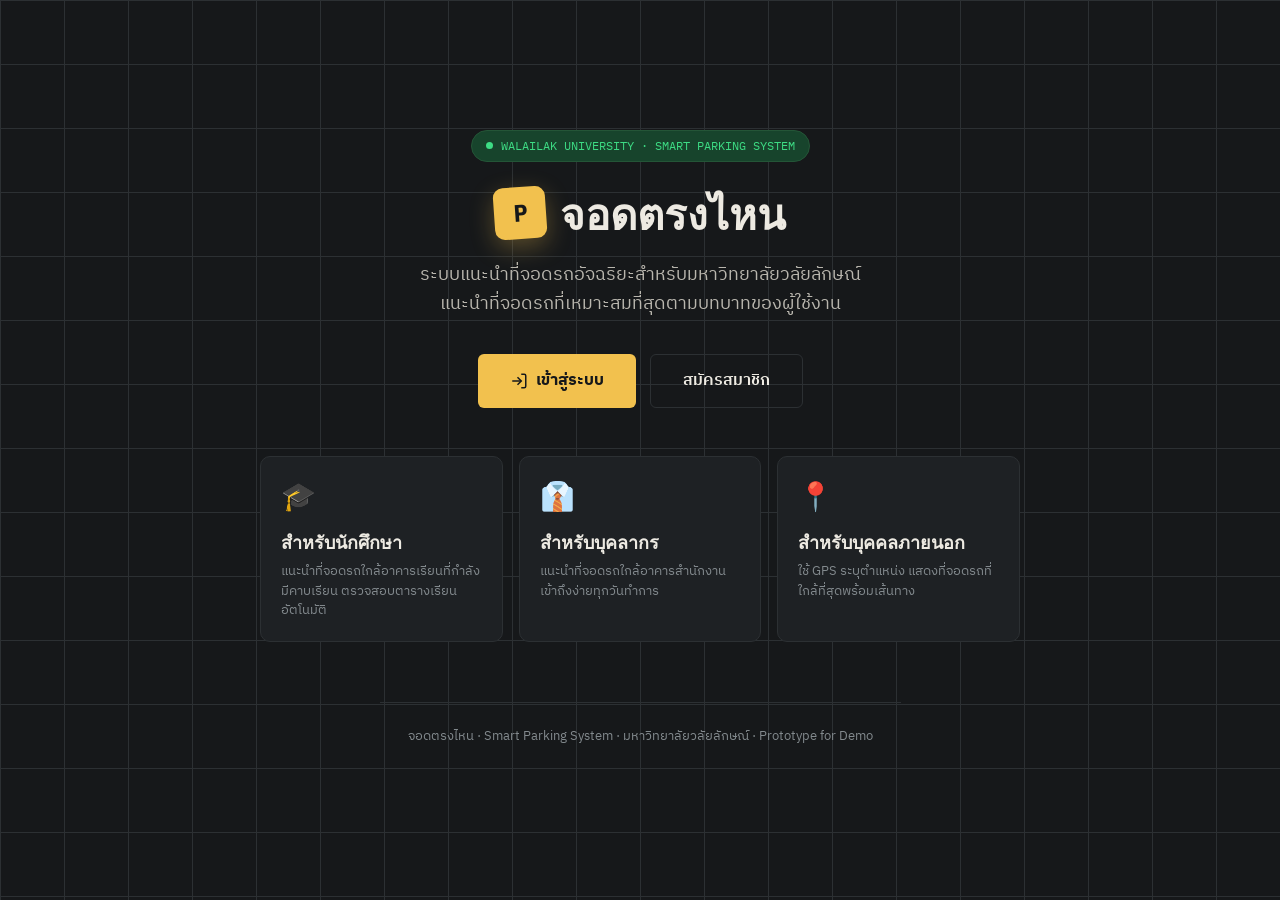
<file: index.html>
<!DOCTYPE html>
<html lang="th">
<head>
  <meta charset="UTF-8">
  <meta name="viewport" content="width=device-width, initial-scale=1.0">
  <title>จอดตรงไหน — Smart Parking @ มหาวิทยาลัยวลัยลักษณ์</title>
  <meta name="description" content="ระบบแนะนำที่จอดรถอัจฉริยะ มหาวิทยาลัยวลัยลักษณ์">
  <link rel="preconnect" href="https://fonts.googleapis.com">
  <link href="https://fonts.googleapis.com/css2?family=Barlow+Condensed:wght@500;600;700;800&family=IBM+Plex+Sans+Thai:wght@400;500;600;700&family=IBM+Plex+Mono:wght@500;600;700&display=swap" rel="stylesheet">
  <link rel="stylesheet" href="./css/style.css">
  <style>
    .landing {
      min-height: 100vh;
      display: flex;
      flex-direction: column;
      align-items: center;
      justify-content: center;
      text-align: center;
      padding: 40px 24px;
      position: relative;
    }
    .landing-logo {
      display: flex;
      align-items: center;
      justify-content: center;
      gap: 14px;
      font-family: var(--font-display);
      font-weight: 800;
      font-size: 42px;
      margin-bottom: 16px;
      color: var(--concrete);
    }
    .landing-logo .mark {
      width: 52px; height: 52px; border-radius: 10px;
      background: var(--road-yellow);
      display: flex; align-items: center; justify-content: center;
      color: var(--ink); font-family: var(--font-mono);
      font-weight: 800; font-size: 24px;
      transform: rotate(-4deg);
      box-shadow: 0 8px 24px rgba(242,193,78,0.3);
    }
    .landing-sub {
      font-size: 18px; color: var(--concrete-dim);
      max-width: 500px; margin: 0 auto 36px;
      line-height: 1.6;
    }
    .landing-wu {
      font-family: var(--font-mono); font-size: 12px;
      color: var(--go-green); background: var(--go-green-dim);
      border: 1px solid #245537; padding: 6px 14px;
      border-radius: 20px; margin-bottom: 20px;
      display: inline-flex; align-items: center; gap: 8px;
    }
    .dot-pulse {
      width: 7px; height: 7px; border-radius: 50%;
      background: var(--go-green);
      animation: pulse2 2s infinite;
    }
    @keyframes pulse2 {
      0%  { box-shadow: 0 0 0 0 rgba(61,220,132,0.6); }
      70% { box-shadow: 0 0 0 8px rgba(61,220,132,0); }
      100%{ box-shadow: 0 0 0 0 rgba(61,220,132,0); }
    }
    .landing-btns {
      display: flex; gap: 14px; justify-content: center;
      flex-wrap: wrap; margin-bottom: 48px;
    }
    .landing-features {
      display: grid;
      grid-template-columns: repeat(auto-fit, minmax(200px, 1fr));
      gap: 16px; max-width: 760px; margin: 0 auto;
    }
    .feature-card {
      background: var(--ink-2); border: 1px solid var(--asphalt-line);
      border-radius: 10px; padding: 20px;
      text-align: left;
    }
    .feature-icon { font-size: 28px; margin-bottom: 10px; }
    .feature-title { font-family: var(--font-display); font-weight: 700; font-size: 18px; margin-bottom: 6px; }
    .feature-desc { font-size: 13px; color: var(--slate); line-height: 1.5; }

    .redirect-overlay {
      position: fixed; inset: 0;
      background: var(--ink);
      display: flex; align-items: center; justify-content: center;
      z-index: 9999; flex-direction: column; gap: 20px;
    }
    .redirect-text {
      font-family: var(--font-display); font-size: 22px; color: var(--concrete-dim);
    }
  </style>
</head>
<body>

<!-- Redirect overlay (shown briefly while checking auth) -->
<div class="redirect-overlay" id="redirectOverlay">
  <div style="font-family:var(--font-display);font-weight:800;font-size:36px;color:var(--road-yellow);">
    <span style="display:inline-block;width:44px;height:44px;border-radius:8px;background:var(--road-yellow);color:var(--ink);font-family:var(--font-mono);font-weight:800;font-size:20px;display:inline-flex;align-items:center;justify-content:center;transform:rotate(-4deg);margin-right:12px;vertical-align:middle;">P</span>
    จอดตรงไหน
  </div>
  <div class="redirect-text">กำลังตรวจสอบสถานะการเข้าสู่ระบบ...</div>
  <div class="spinner" style="color:var(--road-yellow);width:24px;height:24px;border-width:3px;"></div>
</div>

<!-- Landing Page Content (shown if not logged in) -->
<div class="landing" id="landingContent" style="display:none;">

  <div class="landing-wu">
    <span class="dot-pulse"></span>
    WALAILAK UNIVERSITY · SMART PARKING SYSTEM
  </div>

  <div class="landing-logo">
    <span class="mark">P</span>
    จอดตรงไหน
  </div>

  <p class="landing-sub">
    ระบบแนะนำที่จอดรถอัจฉริยะสำหรับมหาวิทยาลัยวลัยลักษณ์<br>
    แนะนำที่จอดรถที่เหมาะสมที่สุดตามบทบาทของผู้ใช้งาน
  </p>

  <div class="landing-btns">
    <a href="./pages/login.html" class="btn btn-primary" style="font-size:16px;padding:14px 32px;">
      <svg width="18" height="18" viewBox="0 0 24 24" fill="none" stroke="currentColor" stroke-width="2"><path d="M15 3h4a2 2 0 0 1 2 2v14a2 2 0 0 1-2 2h-4"/><polyline points="10 17 15 12 10 7"/><line x1="15" y1="12" x2="3" y2="12"/></svg>
      เข้าสู่ระบบ
    </a>
    <a href="./pages/register.html" class="btn btn-ghost" style="font-size:16px;padding:14px 32px;">
      สมัครสมาชิก
    </a>
  </div>

  <div class="landing-features">
    <div class="feature-card">
      <div class="feature-icon">🎓</div>
      <div class="feature-title">สำหรับนักศึกษา</div>
      <div class="feature-desc">แนะนำที่จอดรถใกล้อาคารเรียนที่กำลังมีคาบเรียน ตรวจสอบตารางเรียนอัตโนมัติ</div>
    </div>
    <div class="feature-card">
      <div class="feature-icon">👔</div>
      <div class="feature-title">สำหรับบุคลากร</div>
      <div class="feature-desc">แนะนำที่จอดรถใกล้อาคารสำนักงาน เข้าถึงง่ายทุกวันทำการ</div>
    </div>
    <div class="feature-card">
      <div class="feature-icon">📍</div>
      <div class="feature-title">สำหรับบุคคลภายนอก</div>
      <div class="feature-desc">ใช้ GPS ระบุตำแหน่ง แสดงที่จอดรถที่ใกล้ที่สุดพร้อมเส้นทาง</div>
    </div>
  </div>

  <footer style="margin-top:60px;">
    จอดตรงไหน · Smart Parking System · มหาวิทยาลัยวลัยลักษณ์ · Prototype for Demo
  </footer>
</div>

<script src="./utils/auth.js"></script>
<script src="./components/ProtectedRoute.js"></script>
<script>
  // Smart redirect: logged-in → dashboard, else → show landing
  window.addEventListener('DOMContentLoaded', () => {
    if (window.authService && window.authService.isAuthenticated()) {
      window.location.href = './pages/dashboard.html';
    } else {
      document.getElementById('redirectOverlay').style.display  = 'none';
      document.getElementById('landingContent').style.display   = 'flex';
    }
  });
</script>
</body>
</html>
</file>
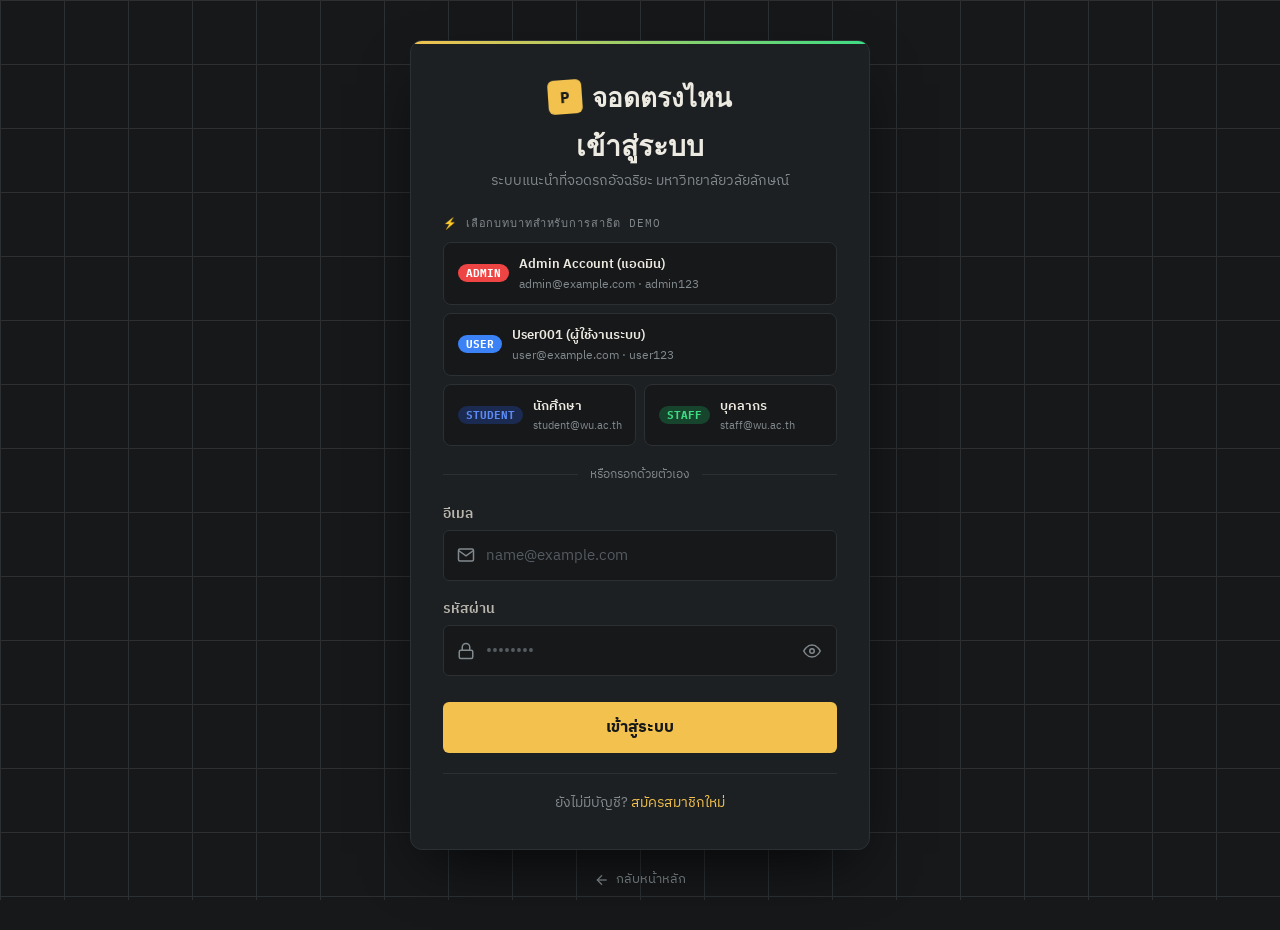
<file: pages/dashboard.html>
<!DOCTYPE html>
<html lang="th">
<head>
  <meta charset="UTF-8">
  <meta name="viewport" content="width=device-width, initial-scale=1.0">
  <title>Dashboard — จอดตรงไหน @ มหาวิทยาลัยวลัยลักษณ์</title>
  <meta name="description" content="Smart Parking Recommendation — Walailak University">
  <link rel="stylesheet" href="../css/style.css">
</head>
<body>

<!-- Toast Container -->
<div id="toast-container"></div>

<!-- ── HEADER ─────────────────────────────────────────────────────────────── -->
<header>
  <div class="nav">
    <a href="./dashboard.html" class="logo">
      <span class="mark">P</span>
      <span>จอดตรงไหน</span>
    </a>

    <nav class="nav-links">
      <a href="./dashboard.html" class="active">แนะนำที่จอดรถ</a>
      <a href="./report-issue.html">แจ้งปัญหา</a>
      <a href="./my-tickets.html">Ticket ของฉัน</a>
      <a href="./profile.html">ข้อมูลส่วนตัว</a>
      <a href="./settings.html">ตั้งค่า</a>
    </nav>

    <div class="user-nav">
      <div class="user-pill">
        <div class="user-avatar" id="navAvatar">U</div>
        <span id="navName">ผู้ใช้งาน</span>
      </div>
      <button class="logout-btn" id="logoutBtn">
        <svg width="14" height="14" viewBox="0 0 24 24" fill="none" stroke="currentColor" stroke-width="2" style="display:inline;vertical-align:middle;margin-right:4px;"><path d="M9 21H5a2 2 0 0 1-2-2V5a2 2 0 0 1 2-2h4"/><polyline points="16 17 21 12 16 7"/><line x1="21" y1="12" x2="9" y2="12"/></svg>
        ออกจากระบบ
      </button>
    </div>
  </div>
</header>

<!-- ── MAIN ───────────────────────────────────────────────────────────────── -->
<main class="dashboard">

  <!-- 1. Welcome Card -->
  <div class="welcome-card" id="welcomeCard">
    <div class="welcome-info">
      <div id="roleBadge"></div>
      <h1 class="welcome-name" id="welcomeName">กำลังโหลด...</h1>
      <div class="welcome-sub" id="welcomeSub">มหาวิทยาลัยวลัยลักษณ์</div>
      <div class="welcome-detail" id="welcomeDetail"></div>
    </div>
    <div id="welcomeExtra" style="flex-shrink:0;display:flex;flex-direction:column;gap:8px;align-self:center;">
      <a href="./report-issue.html" class="btn btn-primary" style="font-size:13.5px;padding:8px 16px;gap:6px;">
        <svg width="15" height="15" viewBox="0 0 24 24" fill="none" stroke="currentColor" stroke-width="2"><path d="M21 15a2 2 0 0 1-2 2H7l-4 4V5a2 2 0 0 1 2-2h14a2 2 0 0 1 2 2z"/></svg>
        แจ้งปัญหา / Report Issue
      </a>
      <a href="./my-tickets.html" class="btn btn-ghost" style="font-size:13.5px;padding:8px 16px;gap:6px;">
        <svg width="15" height="15" viewBox="0 0 24 24" fill="none" stroke="currentColor" stroke-width="2"><path d="M14 2H6a2 2 0 0 0-2 2v16a2 2 0 0 0 2 2h12a2 2 0 0 0 2-2V8z"/><polyline points="14 2 14 8 20 8"/></svg>
        ดู Ticket ของฉัน
      </a>
    </div>
  </div>

  <!-- 2. Context Panel (class schedule / office / location) -->
  <div class="context-panel" id="contextPanel" style="display:none;"></div>

  <!-- 3. Search -->
  <div class="search-wrap">
    <div class="search-box">
      <svg width="20" height="20" viewBox="0 0 24 24" fill="none" stroke="currentColor" stroke-width="2"><circle cx="11" cy="11" r="7"/><line x1="21" y1="21" x2="16.65" y2="16.65"/></svg>
      <input type="text" class="search-input" id="searchInput" placeholder="ค้นหาอาคาร หรือ ลานจอดรถ..." autocomplete="off">
      <button class="search-clear" id="searchClear" aria-label="ล้างการค้นหา">
        <svg width="16" height="16" viewBox="0 0 24 24" fill="none" stroke="currentColor" stroke-width="2.5"><line x1="18" y1="6" x2="6" y2="18"/><line x1="6" y1="6" x2="18" y2="18"/></svg>
      </button>
    </div>
    <div class="search-dropdown" id="searchDropdown" style="display:none;"></div>
  </div>

  <!-- 4. Recommendation Section -->
  <div class="rec-header" style="display:flex;justify-content:space-between;align-items:center;flex-wrap:wrap;gap:12px;margin-bottom:16px;">
    <div>
      <div class="rec-title" id="recTitle">ที่จอดรถแนะนำสำหรับคุณ</div>
      <div style="font-size:12.5px;color:var(--slate);display:flex;align-items:center;gap:6px;margin-top:4px;flex-wrap:wrap;">
        <span style="display:inline-block;width:7px;height:7px;border-radius:50%;background:var(--go-green);box-shadow:0 0 8px var(--go-green);"></span>
        <span>ข้อมูลเซนเซอร์อัปเดตเรียลไทม์ทุก 1 นาที</span>
        <span style="color:var(--asphalt-line);">|</span>
        <span>อัปเดตล่าสุดเมื่อ: <b id="lastUpdatedTime" style="color:var(--road-yellow);font-family:var(--font-mono);">—</b></span>
      </div>
    </div>
    <div style="display:flex;align-items:center;gap:10px;">
      <button type="button" id="manualRefreshBtn" class="btn btn-ghost" style="padding:6px 14px;font-size:13px;display:inline-flex;align-items:center;gap:6px;">
        <svg width="14" height="14" viewBox="0 0 24 24" fill="none" stroke="currentColor" stroke-width="2"><path d="M23 4v6h-6"/><path d="M1 20v-6h6"/><path d="M3.51 9a9 9 0 0 1 14.85-3.36L23 10M1 14l4.64 4.36A9 9 0 0 0 20.49 15"/></svg>
        รีเฟรชข้อมูล
      </button>
      <div id="recBadge"></div>
    </div>
  </div>

  <div class="rec-reason-box" id="recReasonBox" style="display:none;">
    <svg width="16" height="16" viewBox="0 0 24 24" fill="none" stroke="currentColor" stroke-width="2"><circle cx="12" cy="12" r="10"/><line x1="12" y1="8" x2="12" y2="12"/><line x1="12" y1="16" x2="12.01" y2="16"/></svg>
    <span id="recReason"></span>
  </div>

  <!-- Loading State -->
  <div class="rec-loading" id="recLoading">
    <div class="skeleton-card"></div>
    <div class="skeleton-card"></div>
    <div class="skeleton-card"></div>
  </div>

  <!-- Cards Grid -->
  <div class="p-cards-grid" id="cardsGrid" style="display:none;"></div>

  <!-- All Lots Section (Search results / Guest full list) -->
  <div id="allLotsSection" style="display:none;margin-top:40px;">
    <div class="rec-header" style="margin-bottom:16px;">
      <div class="rec-title" style="font-size:22px;" id="allLotsTitle">ลานจอดรถทั้งหมด</div>
    </div>
    <div class="p-cards-grid" id="allLotsGrid"></div>
  </div>

</main>

<footer>
  จอดตรงไหน · Smart Parking System 
</footer>

<!-- ── SCRIPTS ─────────────────────────────────────────────────────────────── -->
<script src="../utils/auth.js"></script>
<script src="../utils/parkingData.js"></script>
<script src="../api/parkingApi.js"></script>
<script src="../mock/parkingPredictionData.js"></script>
<script src="../api/parkingPredictionApi.js"></script>
<script src="../utils/recommendationEngine.js"></script>
<script src="../components/ProtectedRoute.js"></script>
<script src="../components/ParkingCard.js"></script>

<script>
// ─── Toast Helper ────────────────────────────────────────────────────────────
function showToast(msg, type = 'default') {
  const c = document.getElementById('toast-container');
  const t = document.createElement('div');
  t.className = `toast toast-${type}`;
  t.innerHTML = `<span>${msg}</span>`;
  c.appendChild(t);
  setTimeout(() => {
    t.classList.add('toast-out');
    setTimeout(() => t.remove(), 300);
  }, 4000);
}

// ─── Route Guard ─────────────────────────────────────────────────────────────
ProtectedRoute.guard({ requireAuth: true });
const user = ProtectedRoute.getUser();

// ─── Role Configuration ───────────────────────────────────────────────────────
const ROLE_CONFIG = {
  student: {
    label:     'นักศึกษา',
    badgeClass: 'role-student',
    emoji:     '🎓',
    color:     'var(--blue)',
  },
  staff: {
    label:     'บุคลากร / อาจารย์',
    badgeClass: 'role-staff',
    emoji:     '👔',
    color:     'var(--go-green)',
  },
  guest: {
    label:     'บุคคลภายนอก',
    badgeClass: 'role-guest',
    emoji:     '🏢',
    color:     'var(--road-yellow)',
  },
};

const roleCfg = ROLE_CONFIG[user.role] || ROLE_CONFIG.guest;

// ─── Populate Header ──────────────────────────────────────────────────────────
document.getElementById('navAvatar').textContent = (user.name || 'U').charAt(0).toUpperCase();
document.getElementById('navName').textContent   = user.name;

// ─── Populate Welcome Card ────────────────────────────────────────────────────
document.getElementById('roleBadge').innerHTML = `
  <span class="role-badge ${roleCfg.badgeClass}" style="margin-bottom:8px;">
    ${roleCfg.emoji} ${roleCfg.label}
  </span>`;
document.getElementById('welcomeName').textContent = `สวัสดี, ${user.name}`;

const details = [];
if (user.role === 'student') {
  document.getElementById('welcomeSub').textContent = `${user.faculty} · รหัส ${user.studentId}`;
  details.push({ icon: '🎓', label: 'สำนักวิชา', value: user.faculty });
  details.push({ icon: '🪪', label: 'รหัสนักศึกษา', value: user.studentId });
} else if (user.role === 'staff') {
  document.getElementById('welcomeSub').textContent = `${user.department} · ${user.position}`;
  details.push({ icon: '🏢', label: 'หน่วยงาน', value: user.department });
  details.push({ icon: '📍', label: 'อาคารสำนักงาน', value: user.officeBuilding });
} else {
  document.getElementById('welcomeSub').textContent = 'บุคคลภายนอก · ไม่มีข้อมูลสังกัด';
  details.push({ icon: '📧', label: 'อีเมล', value: user.email });
}
details.push({ icon: '📱', label: 'โทร', value: user.phone || '—' });

document.getElementById('welcomeDetail').innerHTML = details.map(d => `
  <div class="welcome-detail-item">
    <span>${d.icon}</span>
    <span><b>${d.label}:</b> ${d.value}</span>
  </div>
`).join('');

// ─── Context Panel ────────────────────────────────────────────────────────────
const ctxPanel = document.getElementById('contextPanel');

function buildStudentContextPanel(currentClass) {
  if (!currentClass || !user.schedule) { ctxPanel.style.display = 'none'; return; }

  const days     = ['อาทิตย์','จันทร์','อังคาร','พุธ','พฤหัสบดี','ศุกร์','เสาร์'];
  const todayIdx = new Date().getDay();

  // Build rows — today's schedule
  const todayClasses = user.schedule.filter(c => c.day === todayIdx);
  const curMins      = new Date().getHours() * 60 + new Date().getMinutes();

  const rows = todayClasses.map(c => {
    const start = c.startHour * 60 + c.startMin;
    const end   = c.endHour   * 60 + c.endMin;
    const isNow = curMins >= start && curMins < end;
    return `
      <div class="class-row${isNow ? ' active-class' : ''}">
        <div class="class-time">${String(c.startHour).padStart(2,'0')}:${String(c.startMin).padStart(2,'0')} – ${String(c.endHour).padStart(2,'0')}:${String(c.endMin).padStart(2,'0')}</div>
        <div class="class-building">${c.building}</div>
        ${isNow ? '<span class="active-label">● กำลังเรียน</span>' : ''}
      </div>`;
  }).join('') || `<div style="color:var(--slate);font-size:14px;padding:8px 0;">ไม่มีตารางเรียนในวันนี้</div>`;

  ctxPanel.style.display = 'block';
  ctxPanel.innerHTML = `
    <div class="context-panel-title">
      <svg width="20" height="20" viewBox="0 0 24 24" fill="none" stroke="currentColor" stroke-width="2"><rect x="3" y="4" width="18" height="18" rx="2" ry="2"/><line x1="16" y1="2" x2="16" y2="6"/><line x1="8" y1="2" x2="8" y2="6"/><line x1="3" y1="10" x2="21" y2="10"/></svg>
      ตารางเรียนวัน${days[todayIdx]}นี้
      ${currentClass ? `<span class="class-day">→ ${currentClass.building}</span>` : ''}
    </div>
    ${rows}
  `;
}

function buildStaffContextPanel() {
  ctxPanel.style.display = 'block';
  ctxPanel.innerHTML = `
    <div class="context-panel-title">
      <svg width="20" height="20" viewBox="0 0 24 24" fill="none" stroke="currentColor" stroke-width="2"><path d="M3 9l9-7 9 7v11a2 2 0 0 1-2 2H5a2 2 0 0 1-2-2z"/><polyline points="9 22 9 12 15 12 15 22"/></svg>
      อาคารสำนักงาน
    </div>
    <div class="class-row">
      <div class="class-time">⏰ จ–ศ</div>
      <div class="class-building">${user.officeBuilding}</div>
      <span class="active-label" style="background:var(--go-green-dim);color:var(--go-green);">● ทำงานอยู่</span>
    </div>
    <div style="margin-top:10px;font-size:13px;color:var(--slate);">
      หน่วยงาน: <b style="color:var(--concrete);">${user.department}</b> &nbsp;|&nbsp; ตำแหน่ง: <b style="color:var(--concrete);">${user.position}</b>
    </div>
  `;
}

function buildGuestContextPanel(location, isMock) {
  ctxPanel.style.display = 'block';
  ctxPanel.innerHTML = `
    <div class="context-panel-title">
      <svg width="20" height="20" viewBox="0 0 24 24" fill="none" stroke="currentColor" stroke-width="2"><path d="M21 10c0 7-9 13-9 13s-9-6-9-13a9 9 0 0 1 18 0z"/><circle cx="12" cy="10" r="3"/></svg>
      ตำแหน่งของคุณ
      ${isMock ? '<span class="class-day" style="background:var(--road-yellow-dim);color:var(--road-yellow);">Mock Location</span>' : '<span class="class-day" style="background:var(--go-green-dim);color:var(--go-green);">GPS จริง</span>'}
    </div>
    <div class="class-row" style="align-items:center;gap:16px;">
      <div class="location-badge">
        <svg width="14" height="14" viewBox="0 0 24 24" fill="none" stroke="currentColor" stroke-width="2"><path d="M21 10c0 7-9 13-9 13s-9-6-9-13a9 9 0 0 1 18 0z"/><circle cx="12" cy="10" r="3"/></svg>
        ${isMock ? 'ป้อมยามทางเข้าหลัก ม.วลัยลักษณ์' : `${location.lat.toFixed(5)}, ${location.lng.toFixed(5)}`}
      </div>
      <button class="location-btn" id="useGpsBtn">
        <svg width="16" height="16" viewBox="0 0 24 24" fill="none" stroke="currentColor" stroke-width="2"><circle cx="12" cy="12" r="3"/><path d="M19.4 15a1.65 1.65 0 0 0 .33 1.82l.06.06a2 2 0 0 1 0 2.83 2 2 0 0 1-2.83 0l-.06-.06a1.65 1.65 0 0 0-1.82-.33 1.65 1.65 0 0 0-1 1.51V21a2 2 0 0 1-2 2 2 2 0 0 1-2-2v-.09A1.65 1.65 0 0 0 9 19.4a1.65 1.65 0 0 0-1.82.33l-.06.06a2 2 0 0 1-2.83 0 2 2 0 0 1 0-2.83l.06-.06A1.65 1.65 0 0 0 4.6 9a1.65 1.65 0 0 0-1.51-1H3a2 2 0 0 1-2-2 2 2 0 0 1 2-2h.09A1.65 1.65 0 0 0 4.6 9a1.65 1.65 0 0 0 .33-1.82l-.06-.06a2 2 0 0 1 0-2.83 2 2 0 0 1 2.83 0l.06.06A1.65 1.65 0 0 0 9 4.6a1.65 1.65 0 0 0 1-1.51V3a2 2 0 0 1 2-2 2 2 0 0 1 2 2v.09a1.65 1.65 0 0 0 1 1.51 1.65 1.65 0 0 0 1.82-.33l.06-.06a2 2 0 0 1 2.83 0 2 2 0 0 1 0 2.83l-.06.06A1.65 1.65 0 0 0 19.4 9a1.65 1.65 0 0 0 1.51 1H21a2 2 0 0 1 2 2 2 2 0 0 1-2 2h-.09a1.65 1.65 0 0 0-1.51 1z"/></svg>
        ใช้ตำแหน่งของฉัน (GPS)
      </button>
    </div>
    ${isMock ? `<div style="margin-top:10px;font-size:12.5px;color:var(--slate);">กำลังใช้ Mock Location ที่ซุ้มประตูทางเข้าหลักมหาวิทยาลัยวลัยลักษณ์ · กดปุ่ม "ใช้ตำแหน่งของฉัน" เพื่อรับคำแนะนำที่แม่นยำขึ้น</div>` : ''}
  `;

  // GPS button handler
  document.getElementById('useGpsBtn')?.addEventListener('click', () => {
    if (!navigator.geolocation) {
      showToast('เบราว์เซอร์นี้ไม่รองรับ Geolocation', 'error');
      return;
    }
    showToast('🛰️ กำลังระบุตำแหน่ง GPS...', 'info');
    navigator.geolocation.getCurrentPosition(
      pos => {
        const loc = { lat: pos.coords.latitude, lng: pos.coords.longitude };
        showToast(`📍 ระบุตำแหน่งสำเร็จ: ${loc.lat.toFixed(5)}, ${loc.lng.toFixed(5)}`, 'success');
        buildGuestContextPanel(loc, false);
        loadRecommendations(loc);
      },
      () => {
        showToast('ไม่สามารถระบุตำแหน่งได้ ใช้ Mock Location แทน', 'error');
      }
    );
  });
}

// ─── Current User Location (tracks GPS / class building / office building) ─────────
let currentUserLocation = null;

// ─── Load & Render Recommendations ───────────────────────────────────────────
const SETTINGS_KEY = 'parking_app_settings';
function getAppSettings() {
  try {
    const saved = JSON.parse(localStorage.getItem(SETTINGS_KEY));
    return saved || {};
  } catch { return {}; }
}

async function loadRecommendations(guestLocation = null) {
  document.getElementById('recLoading').style.display  = 'flex';
  document.getElementById('cardsGrid').style.display   = 'none';
  document.getElementById('recReasonBox').style.display = 'none';

  const result = await RecommendationEngine.getRecommendations(user, guestLocation);

  // ── Track current location for distance calculation in search results ──
  if (guestLocation) {
    currentUserLocation = guestLocation;
  } else if (user.role === 'guest') {
    // Guest always falls back to mock location if no GPS provided
    currentUserLocation = WU_MOCK_GUEST_LOCATION;
  } else if (user.role === 'student') {
    // Derive location from current/next class building
    const cls = RecommendationEngine.getCurrentOrNextClass(user.schedule);
    if (cls && cls.buildingId && WU_BUILDINGS[cls.buildingId]) {
      const b = WU_BUILDINGS[cls.buildingId];
      currentUserLocation = { lat: b.lat, lng: b.lng };
    } else {
      // No class: use campus centre
      currentUserLocation = { lat: 8.6450, lng: 99.8975 };
    }
  } else if (user.role === 'staff') {
    // Derive location from office building
    const b = (WU_BUILDINGS && (WU_BUILDINGS[user.officeBuildingId] || WU_BUILDINGS['B_LIBRARY']));
    if (b) currentUserLocation = { lat: b.lat, lng: b.lng };
  }

  // Context panel
  if (user.role === 'student') {
    const cls = RecommendationEngine.getCurrentOrNextClass(user.schedule);
    buildStudentContextPanel(cls);
  } else if (user.role === 'staff') {
    buildStaffContextPanel();
  } else {
    buildGuestContextPanel(result.context, result.context.isMock);
  }

  // Reason box
  document.getElementById('recReason').textContent = result.reason;
  document.getElementById('recReasonBox').style.display = 'flex';

  // ── Apply "showOnlyAvail" setting — filter out full lots ──
  const appSettings = getAppSettings();
  let lotsToShow = result.lots;
  if (appSettings.showOnlyAvail) {
    lotsToShow = result.lots.filter(l => l.status !== 'full');
    if (lotsToShow.length === 0) {
      // If all are full, still show them but with a notice
      lotsToShow = result.lots;
      showToast('⚠️ ลานจอดทั้งหมดเต็ม — แสดงทุกลานแทน', 'default');
    }
  }

  // Render cards
  const grid = document.getElementById('cardsGrid');
  grid.innerHTML = '';
  lotsToShow.forEach((lot, idx) => {
    grid.appendChild(ParkingCard.create(lot, idx + 1, true));
  });

  document.getElementById('recLoading').style.display = 'none';
  grid.style.display = 'grid';

  // Toast
  const total = lotsToShow.length;
  const filterNote = appSettings.showOnlyAvail ? ' (กรองเฉพาะที่ว่าง)' : '';
  showToast(`✅ พบที่จอดรถที่แนะนำ ${total} แห่งสำหรับคุณ${filterNote}`, 'success');
}

// ─── Search Logic ─────────────────────────────────────────────────────────────
const searchInput    = document.getElementById('searchInput');
const searchClear    = document.getElementById('searchClear');
const searchDropdown = document.getElementById('searchDropdown');
let searchTimer;

function hideDropdown() {
  searchDropdown.style.display = 'none';
}

function showSearchResults(query) {
  const { buildings, parkingLots } = RecommendationEngine.searchParkingAndBuildings(query);

  if (buildings.length === 0 && parkingLots.length === 0) {
    searchDropdown.innerHTML = `<div class="search-no-results">ไม่พบผลการค้นหาสำหรับ "<b>${query}</b>"</div>`;
    searchDropdown.style.display = 'block';
    return;
  }

  searchDropdown.innerHTML = '';

  if (parkingLots.length > 0) {
    const sec = document.createElement('div');
    sec.className = 'search-dropdown-section';
    sec.innerHTML = '<div class="search-dropdown-label">🅿️ ลานจอดรถ</div>';
    parkingLots.forEach(lot => {
      const row = ParkingCard.createSearchRow(lot, 'parking');
      row.addEventListener('click', () => {
        hideDropdown();
        searchInput.value = '';
        searchClear.classList.remove('show');
        highlightLot(lot);
      });
      sec.appendChild(row);
    });
    searchDropdown.appendChild(sec);
  }

  if (buildings.length > 0) {
    const sec = document.createElement('div');
    sec.className = 'search-dropdown-section';
    sec.innerHTML = '<div class="search-dropdown-label">🏛️ อาคาร</div>';
    buildings.forEach(bldg => {
      const row = ParkingCard.createSearchRow(bldg, 'building');
      row.addEventListener('click', () => {
        hideDropdown();
        searchInput.value = '';
        searchClear.classList.remove('show');
        highlightNearBuilding(bldg);
      });
      sec.appendChild(row);
    });
    searchDropdown.appendChild(sec);
  }

  searchDropdown.style.display = 'block';
}

function highlightLot(lot) {
  // Scroll to cards grid and animate target card
  const grid = document.getElementById('cardsGrid');
  grid.style.display = 'grid';
  grid.innerHTML = '';
  // Calculate real distance if user location is known
  let enriched;
  if (currentUserLocation) {
    const [ranked] = RecommendationEngine.rankParkingByDistance(
      currentUserLocation.lat, currentUserLocation.lng, [lot], 1
    );
    enriched = ranked || { ...lot, distanceText: '—', distanceMetres: 0 };
  } else {
    enriched = { ...lot, distanceText: '—', distanceMetres: 0 };
  }
  grid.appendChild(ParkingCard.create(enriched, 0, false));
  document.getElementById('allLotsSection').style.display = 'none';
  document.getElementById('recReason').textContent = `แสดงผลการค้นหา: "${lot.name}"${enriched.distanceText && enriched.distanceText !== '—' ? ` · ระยะทาง ${enriched.distanceText}` : ''}`;
  document.getElementById('recReasonBox').style.display = 'flex';
  grid.scrollIntoView({ behavior: 'smooth', block: 'start' });
  showToast(`🔍 พบ: ${lot.name}`, 'info');
}

async function highlightNearBuilding(bldg) {
  showToast(`🏛️ ค้นหาที่จอดรถใกล้ ${bldg.name}...`, 'info');
  // Rank by building position, but also show distance from user if available
  const lots = RecommendationEngine.rankParkingByDistance(bldg.lat, bldg.lng, WU_PARKING_LOTS, 3);

  const grid = document.getElementById('cardsGrid');
  grid.innerHTML = '';
  lots.forEach((lot, i) => grid.appendChild(ParkingCard.create(lot, i + 1, true)));
  grid.style.display = 'grid';

  document.getElementById('recReason').textContent = `แสดงที่จอดรถที่ใกล้ "${bldg.name}" ที่สุด 3 อันดับแรก`;
  document.getElementById('recReasonBox').style.display = 'flex';
  grid.scrollIntoView({ behavior: 'smooth', block: 'start' });
  showToast(`✅ พบที่จอดรถใกล้ ${bldg.name} จำนวน ${lots.length} แห่ง`, 'success');
}

searchInput.addEventListener('input', () => {
  const q = searchInput.value.trim();
  searchClear.classList.toggle('show', q.length > 0);
  clearTimeout(searchTimer);
  if (q.length < 1) { hideDropdown(); return; }
  searchTimer = setTimeout(() => showSearchResults(q), 200);
});

searchClear.addEventListener('click', () => {
  searchInput.value = '';
  searchClear.classList.remove('show');
  hideDropdown();
  // Reload original recommendations
  loadRecommendations();
});

document.addEventListener('click', (e) => {
  if (!e.target.closest('.search-wrap')) hideDropdown();
});

// ─── Logout ───────────────────────────────────────────────────────────────────
document.getElementById('logoutBtn').addEventListener('click', async () => {
  await authService.logout();
  showToast('ออกจากระบบเรียบร้อยแล้ว', 'default');
  setTimeout(() => { window.location.href = './login.html'; }, 500);
});

// ─── Auto-Update Engine (1 Minute Interval) ───────────────────────────────────
function performAutoUpdate(isManual = false) {
  const result = window.parkingPredictionApi.updateParkingDataAndPredictions();
  const lastTimeEl = document.getElementById('lastUpdatedTime');
  if (lastTimeEl) lastTimeEl.textContent = result.lastUpdated;

  loadRecommendations();

  if (isManual) {
    showToast(`🔄 อัปเดตข้อมูลเซนเซอร์ที่จอดรถและ Prediction เรียบร้อยแล้ว (${result.lastUpdated})`, 'info');
  }
}

document.getElementById('manualRefreshBtn').addEventListener('click', () => {
  performAutoUpdate(true);
});

// Auto refresh every 60 seconds — only runs if autoUpdate setting is enabled
let autoRefreshInterval = null;

function startAutoRefresh() {
  if (autoRefreshInterval) clearInterval(autoRefreshInterval);
  const s = getAppSettings();
  if (s.autoUpdate !== false) {          // default true when key missing
    autoRefreshInterval = setInterval(() => {
      if (getAppSettings().autoUpdate !== false) {
        performAutoUpdate(false);
      }
    }, 60000);
  }
}

startAutoRefresh();

// If settings change in another tab (e.g. settings page), restart auto-refresh
window.addEventListener('storage', (e) => {
  if (e.key === SETTINGS_KEY) startAutoRefresh();
});

// ─── Init ─────────────────────────────────────────────────────────────────────
(async function init() {
  const roleNames = { student:'นักศึกษา', staff:'บุคลากร/อาจารย์', guest:'บุคคลภายนอก' };
  showToast(`${roleCfg.emoji} ยินดีต้อนรับ ${user.name} (${roleNames[user.role] || ''})`, 'success');
  const initialTime = window.parkingPredictionApi.getLastUpdatedTime();
  const lastTimeEl = document.getElementById('lastUpdatedTime');
  if (lastTimeEl) lastTimeEl.textContent = initialTime;
  await loadRecommendations();
})();
</script>
</body>
</html>
</file>
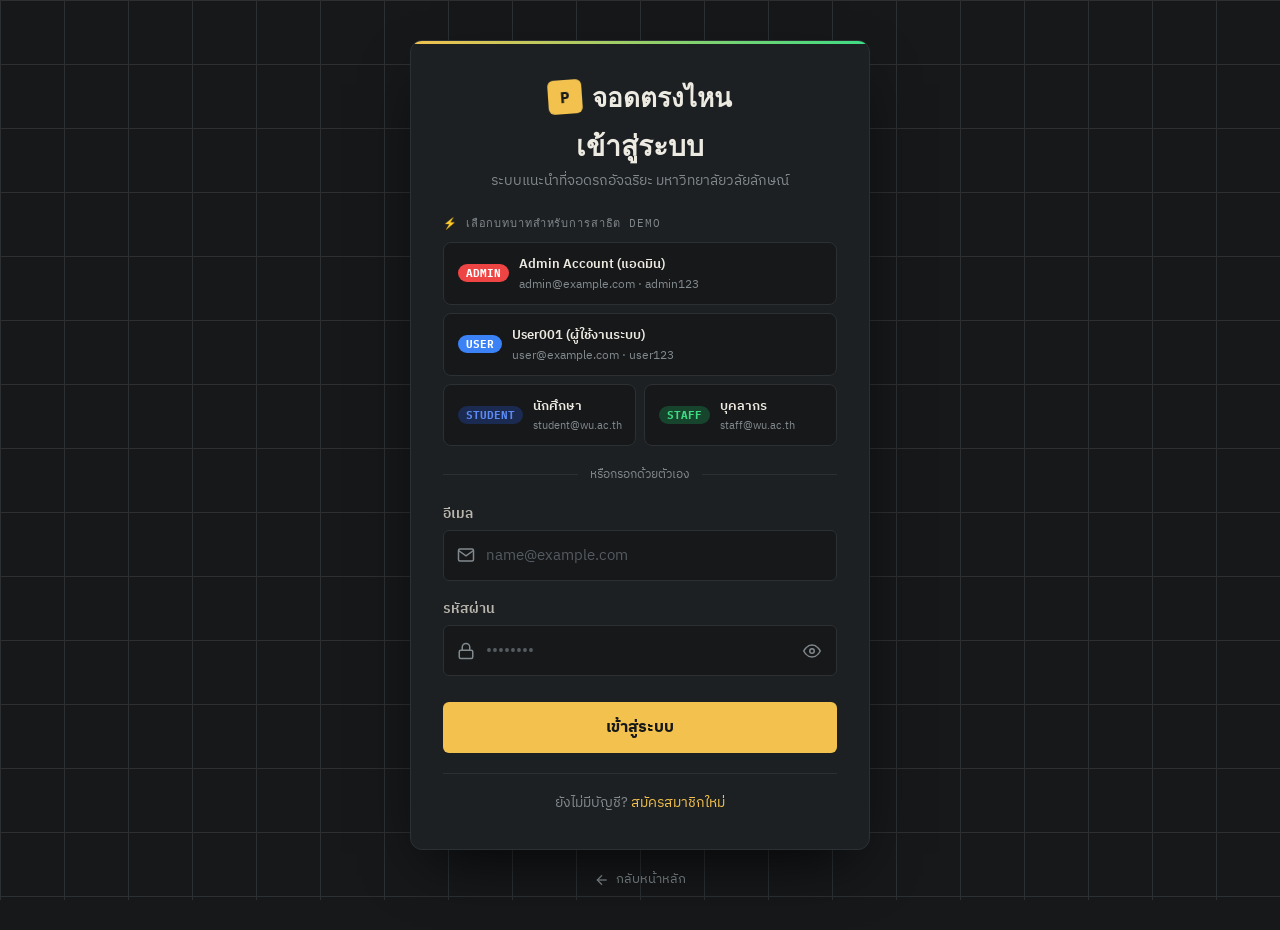
<file: pages/login.html>
<!DOCTYPE html>
<html lang="th">
<head>
  <meta charset="UTF-8">
  <meta name="viewport" content="width=device-width, initial-scale=1.0">
  <title>เข้าสู่ระบบ — จอดตรงไหน @ มหาวิทยาลัยวลัยลักษณ์</title>
  <meta name="description" content="ระบบแนะนำที่จอดรถอัจฉริยะ มหาวิทยาลัยวลัยลักษณ์">
  <link rel="stylesheet" href="../css/style.css">
  <link rel="stylesheet" href="../components/AuthLayout.css">
</head>
<body>

<div id="toast-container"></div>

<div class="auth-container">
  <div class="auth-card">

    <!-- Brand -->
    <div class="auth-brand">
      <a href="../index.html" class="auth-logo">
        <span class="mark">P</span>จอดตรงไหน
      </a>
      <h1 class="auth-title">เข้าสู่ระบบ</h1>
      <p class="auth-subtitle">ระบบแนะนำที่จอดรถอัจฉริยะ มหาวิทยาลัยวลัยลักษณ์</p>
    </div>

    <!-- Quick Role Login Buttons -->
    <div style="margin-bottom:20px;">
      <div style="font-family:var(--font-mono);font-size:11px;color:var(--slate);letter-spacing:.08em;text-transform:uppercase;margin-bottom:10px;">
        ⚡ เลือกบทบาทสำหรับการสาธิต Demo
      </div>
      <div class="role-quick-btns" style="display:flex;flex-direction:column;gap:8px;">
        <button type="button" class="role-quick-btn" id="fillAdmin">
          <span class="rbadge" style="background:#ef4444;color:#fff;">ADMIN</span>
          <div>
            <div style="font-weight:600;color:var(--concrete);">Admin Account (แอดมิน)</div>
            <div style="font-size:12px;color:var(--slate);">admin@example.com · admin123</div>
          </div>
        </button>
        <button type="button" class="role-quick-btn" id="fillUser">
          <span class="rbadge" style="background:#3b82f6;color:#fff;">USER</span>
          <div>
            <div style="font-weight:600;color:var(--concrete);">User001 (ผู้ใช้งานระบบ)</div>
            <div style="font-size:12px;color:var(--slate);">user@example.com · user123</div>
          </div>
        </button>
        <div style="display:flex;gap:8px;flex-wrap:wrap;">
          <button type="button" class="role-quick-btn" id="fillStudent" style="flex:1;min-width:140px;">
            <span class="rbadge rbadge-student">STUDENT</span>
            <div>
              <div style="font-weight:600;color:var(--concrete);">นักศึกษา</div>
              <div style="font-size:11px;color:var(--slate);">student@wu.ac.th</div>
            </div>
          </button>
          <button type="button" class="role-quick-btn" id="fillStaff" style="flex:1;min-width:140px;">
            <span class="rbadge rbadge-staff">STAFF</span>
            <div>
              <div style="font-weight:600;color:var(--concrete);">บุคลากร</div>
              <div style="font-size:11px;color:var(--slate);">staff@wu.ac.th</div>
            </div>
          </button>
        </div>
      </div>
    </div>

    <!-- Divider -->
    <div style="display:flex;align-items:center;gap:12px;margin-bottom:20px;">
      <div style="flex:1;height:1px;background:var(--asphalt-line);"></div>
      <span style="font-size:12px;color:var(--slate);">หรือกรอกด้วยตัวเอง</span>
      <div style="flex:1;height:1px;background:var(--asphalt-line);"></div>
    </div>

    <!-- Alert Container -->
    <div id="alertContainer"></div>

    <!-- Login Form -->
    <form id="loginForm" novalidate>
      <div class="form-group">
        <label class="form-label" for="loginEmail">อีเมล</label>
        <div class="input-wrapper">
          <svg class="input-icon" width="18" height="18" viewBox="0 0 24 24" fill="none" stroke="currentColor" stroke-width="2"><path d="M4 4h16c1.1 0 2 .9 2 2v12c0 1.1-.9 2-2 2H4c-1.1 0-2-.9-2-2V6c0-1.1.9-2 2-2z"/><polyline points="22,6 12,13 2,6"/></svg>
          <input type="email" id="loginEmail" class="form-control" placeholder="name@example.com" autocomplete="email" required>
        </div>
        <div class="field-error" id="emailError" style="display:none;"></div>
      </div>

      <div class="form-group">
        <label class="form-label" for="loginPassword">รหัสผ่าน</label>
        <div class="input-wrapper">
          <svg class="input-icon" width="18" height="18" viewBox="0 0 24 24" fill="none" stroke="currentColor" stroke-width="2"><rect x="3" y="11" width="18" height="11" rx="2"/><path d="M7 11V7a5 5 0 0 1 10 0v4"/></svg>
          <input type="password" id="loginPassword" class="form-control" placeholder="••••••••" autocomplete="current-password" required>
          <button type="button" class="toggle-password" id="togglePw" aria-label="แสดง/ซ่อน">
            <svg width="18" height="18" viewBox="0 0 24 24" fill="none" stroke="currentColor" stroke-width="2"><path d="M1 12s4-8 11-8 11 8 11 8-4 8-11 8-11-8-11-8z"/><circle cx="12" cy="12" r="3"/></svg>
          </button>
        </div>
        <div class="field-error" id="passwordError" style="display:none;"></div>
      </div>

      <button type="submit" class="btn btn-primary" id="loginBtn" style="width:100%;margin-top:8px;font-size:16px;">
        เข้าสู่ระบบ
      </button>
    </form>

    <div class="auth-switch">
      ยังไม่มีบัญชี? <a href="./register.html">สมัครสมาชิกใหม่</a>
    </div>
  </div>

  <a href="../index.html" class="back-home">
    <svg width="16" height="16" viewBox="0 0 24 24" fill="none" stroke="currentColor" stroke-width="2"><line x1="19" y1="12" x2="5" y2="12"/><polyline points="12 19 5 12 12 5"/></svg>
    กลับหน้าหลัก
  </a>
</div>

<script src="../utils/auth.js"></script>
<script src="../utils/parkingData.js"></script>
<script src="../components/ProtectedRoute.js"></script>
<script src="../components/AuthLayout.js"></script>
<script>
  // Toast helper
  function showToast(msg, type='default') {
    const c = document.getElementById('toast-container');
    const t = document.createElement('div');
    t.className = `toast toast-${type}`;
    t.innerHTML = `<span>${msg}</span>`;
    c.appendChild(t);
    setTimeout(() => { t.classList.add('toast-out'); setTimeout(() => t.remove(), 300); }, 3000);
  }

  // Redirect if already logged in
  ProtectedRoute.guard({ requireAuth: false });

  // Elements
  const form      = document.getElementById('loginForm');
  const emailEl   = document.getElementById('loginEmail');
  const passEl    = document.getElementById('loginPassword');
  const btnLogin  = document.getElementById('loginBtn');
  const emailErr  = document.getElementById('emailError');
  const passErr   = document.getElementById('passwordError');

  AuthLayout.setupPasswordToggle('loginPassword', 'togglePw');

  // Quick fill buttons
  function fillAndHighlight(email, pass, btnId) {
    emailEl.value = email;
    passEl.value  = pass;
    emailErr.style.display = 'none';
    passErr.style.display  = 'none';
    emailEl.classList.remove('is-invalid');
    passEl.classList.remove('is-invalid');
    document.querySelectorAll('.role-quick-btn').forEach(b => b.style.borderColor = '');
    const btn = document.getElementById(btnId);
    if (btn) btn.style.borderColor = 'var(--road-yellow)';
  }

  document.getElementById('fillAdmin').addEventListener('click', () => fillAndHighlight('admin@example.com', 'admin123', 'fillAdmin'));
  document.getElementById('fillUser').addEventListener('click',  () => fillAndHighlight('user@example.com',  'user123',  'fillUser'));
  document.getElementById('fillStudent').addEventListener('click', () => fillAndHighlight('student@wu.ac.th', '123456', 'fillStudent'));
  document.getElementById('fillStaff').addEventListener('click',   () => fillAndHighlight('staff@wu.ac.th',   '123456', 'fillStaff'));

  function clearErrors() {
    emailErr.style.display = 'none';
    passErr.style.display  = 'none';
    emailEl.classList.remove('is-invalid');
    passEl.classList.remove('is-invalid');
    AuthLayout.showAlert('alertContainer', null, null);
  }

  function validate() {
    clearErrors();
    let ok = true;
    if (!emailEl.value.trim()) {
      emailErr.textContent = 'กรุณากรอกอีเมล';
      emailErr.style.display = 'flex';
      emailEl.classList.add('is-invalid');
      ok = false;
    } else if (!authService.isValidEmail(emailEl.value)) {
      emailErr.textContent = 'รูปแบบอีเมลไม่ถูกต้อง';
      emailErr.style.display = 'flex';
      emailEl.classList.add('is-invalid');
      ok = false;
    }
    if (!passEl.value.trim()) {
      passErr.textContent = 'กรุณากรอกรหัสผ่าน';
      passErr.style.display = 'flex';
      passEl.classList.add('is-invalid');
      ok = false;
    } else if (!authService.isValidPassword(passEl.value)) {
      passErr.textContent = 'รหัสผ่านต้องมีอย่างน้อย 6 ตัวอักษร';
      passErr.style.display = 'flex';
      passEl.classList.add('is-invalid');
      ok = false;
    }
    return ok;
  }

  form.addEventListener('submit', async (e) => {
    e.preventDefault();
    if (!validate()) return;

    AuthLayout.setButtonLoading(btnLogin, true, 'เข้าสู่ระบบ');

    const res = await authService.login(emailEl.value, passEl.value);

    if (res.success) {
      const roleNames = { ADMIN: 'ผู้ดูแลระบบ (ADMIN)', USER: 'ผู้ใช้ทั่วไป', student: 'นักศึกษา', staff: 'บุคลากร/อาจารย์', guest: 'บุคคลภายนอก' };
      showToast(`✅ เข้าสู่ระบบสำเร็จ! ยินดีต้อนรับ ${res.user.name} (${roleNames[res.user.role] || ''})`, 'success');

      const targetUrl = (res.user.role === 'ADMIN' || res.user.role === 'admin')
        ? './admin/dashboard.html'
        : './dashboard.html';

      setTimeout(() => { window.location.href = targetUrl; }, 900);
    } else {
      AuthLayout.setButtonLoading(btnLogin, false, 'เข้าสู่ระบบ');
      AuthLayout.showAlert('alertContainer', 'error', res.message);
    }
  });
</script>
</body>
</html>
</file>
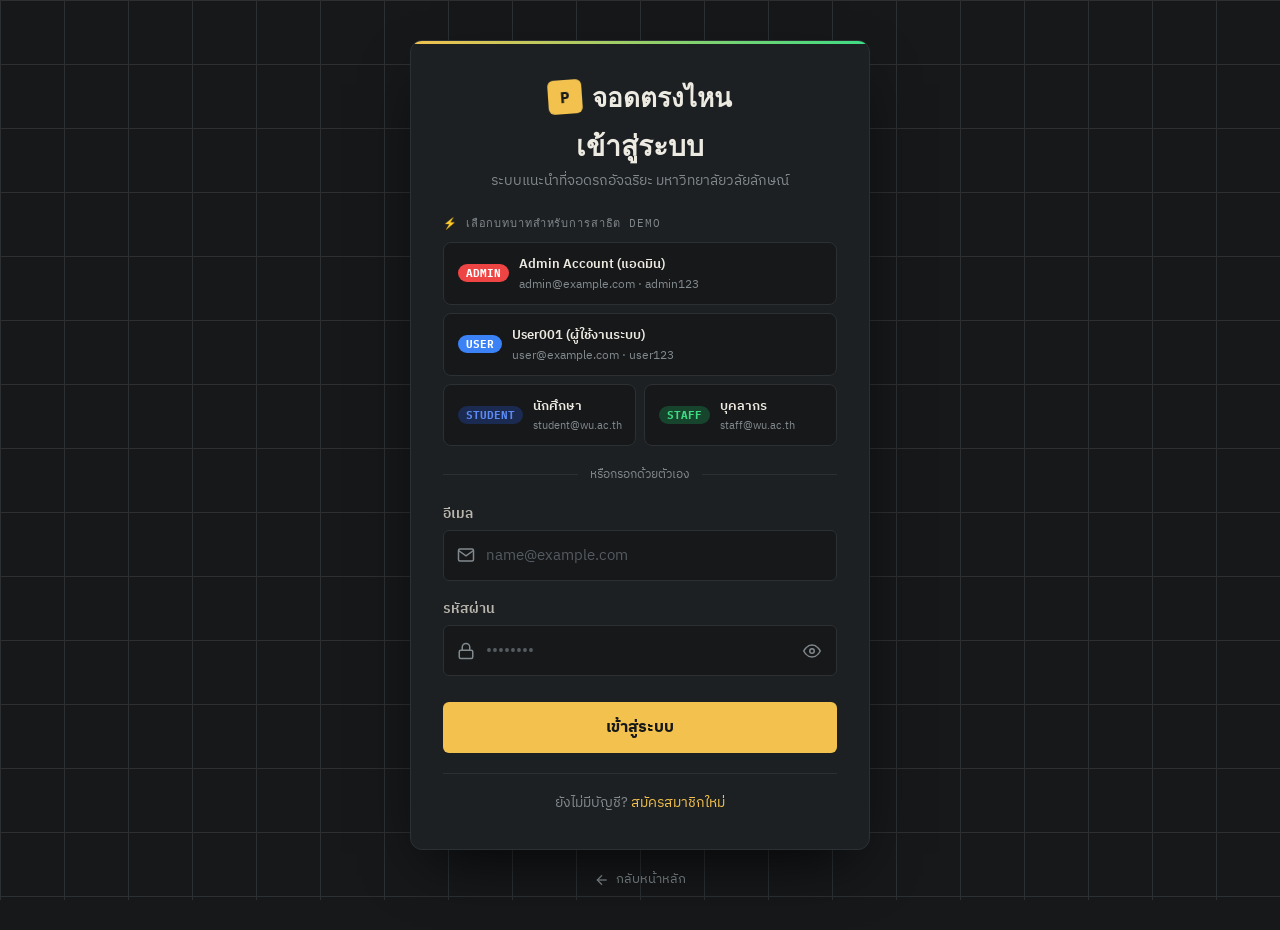
<file: pages/my-tickets.html>
<!DOCTYPE html>
<html lang="th">
<head>
  <meta charset="UTF-8">
  <meta name="viewport" content="width=device-width, initial-scale=1.0">
  <title>Ticket ของฉัน / My Tickets — จอดตรงไหน @ มหาวิทยาลัยวลัยลักษณ์</title>
  <meta name="description" content="รายการ Ticket แจ้งปัญหาของคุณ">
  <link rel="stylesheet" href="../css/style.css">
</head>
<body>

<div id="toast-container"></div>

<!-- ── HEADER ─────────────────────────────────────────────────────────────── -->
<header>
  <div class="nav">
    <a href="./dashboard.html" class="logo">
      <span class="mark">P</span>
      <span>จอดตรงไหน</span>
    </a>

    <nav class="nav-links">
      <a href="./dashboard.html">แนะนำที่จอดรถ</a>
      <a href="./report-issue.html">แจ้งปัญหา</a>
      <a href="./my-tickets.html" class="active">Ticket ของฉัน</a>
      <a href="./profile.html">ข้อมูลส่วนตัว</a>
      <a href="./settings.html">ตั้งค่า</a>
    </nav>

    <div class="user-nav">
      <div class="user-pill">
        <div class="user-avatar" id="navAvatar">U</div>
        <span id="navName">ผู้ใช้งาน</span>
      </div>
      <button class="logout-btn" id="logoutBtn">
        <svg width="14" height="14" viewBox="0 0 24 24" fill="none" stroke="currentColor" stroke-width="2" style="display:inline;vertical-align:middle;margin-right:4px;"><path d="M9 21H5a2 2 0 0 1-2-2V5a2 2 0 0 1 2-2h4"/><polyline points="16 17 21 12 16 7"/><line x1="21" y1="12" x2="9" y2="12"/></svg>
        ออกจากระบบ
      </button>
    </div>
  </div>
</header>

<!-- ── MAIN ───────────────────────────────────────────────────────────────── -->
<main class="page-main" style="max-width: 960px; margin: 0 auto;">
  <div style="display:flex;justify-content:space-between;align-items:center;flex-wrap:wrap;gap:16px;margin-bottom:24px;">
    <div>
      <h1 class="page-title" style="margin-bottom:4px;">
        <svg width="28" height="28" viewBox="0 0 24 24" fill="none" stroke="var(--road-yellow)" stroke-width="2"><path d="M14 2H6a2 2 0 0 0-2 2v16a2 2 0 0 0 2 2h12a2 2 0 0 0 2-2V8z"/><polyline points="14 2 14 8 20 8"/><line x1="16" y1="13" x2="8" y2="13"/><line x1="16" y1="17" x2="8" y2="17"/><polyline points="10 9 9 9 8 9"/></svg>
        Ticket ของฉัน (My Tickets)
      </h1>
      <p style="color:var(--slate);font-size:14px;">รายการปัญหาทั้งหมดที่คุณได้แจ้งเข้ามา ติดตามสถานะและข้อความตอบกลับจาก Admin</p>
    </div>

    <a href="./report-issue.html" class="btn btn-primary" style="padding:10px 20px;">
      <svg width="16" height="16" viewBox="0 0 24 24" fill="none" stroke="currentColor" stroke-width="2"><line x1="12" y1="5" x2="12" y2="19"/><line x1="5" y1="12" x2="19" y2="12"/></svg>
      แจ้งปัญหาใหม่
    </a>
  </div>

  <!-- Loading State -->
  <div id="ticketsLoading" style="text-align:center;padding:40px 0;color:var(--slate);">
    <div class="spinner" style="width:28px;height:28px;border-width:3px;margin:0 auto 12px;color:var(--road-yellow);"></div>
    <div>กำลังโหลดรายการ Ticket ของคุณ...</div>
  </div>

  <!-- Empty State -->
  <div id="emptyTickets" style="display:none;text-align:center;padding:60px 20px;background:var(--ink-2);border:1px dashed var(--asphalt-line);border-radius:12px;">
    <div style="font-size:40px;margin-bottom:12px;">📑</div>
    <div style="font-size:18px;font-weight:700;color:var(--concrete);margin-bottom:6px;">ยังไม่มีรายการ Ticket</div>
    <div style="font-size:14px;color:var(--slate);max-width:400px;margin:0 auto 20px;">คุณยังไม่ได้แจ้งปัญหาเข้ามาในระบบ หากพบปัญหาในการใช้งาน สามารถกดแจ้งปัญหาได้ทันที</div>
    <a href="./report-issue.html" class="btn btn-primary" style="padding:10px 24px;">แจ้งปัญหาแรกของคุณ</a>
  </div>

  <!-- Tickets List -->
  <div id="ticketsContainer" style="display:flex;flex-direction:column;gap:18px;"></div>
</main>

<footer>
  จอดตรงไหน · Smart Parking System · มหาวิทยาลัยวลัยลักษณ์
</footer>

<!-- ── SCRIPTS ─────────────────────────────────────────────────────────────── -->
<script src="../utils/auth.js"></script>
<script src="../mock/tickets.js"></script>
<script src="../api/ticketApi.js"></script>
<script src="../components/ProtectedRoute.js"></script>

<script>
  function showToast(msg, type = 'default') {
    const c = document.getElementById('toast-container');
    const t = document.createElement('div');
    t.className = `toast toast-${type}`;
    t.innerHTML = `<span>${msg}</span>`;
    c.appendChild(t);
    setTimeout(() => { t.classList.add('toast-out'); setTimeout(() => t.remove(), 300); }, 3500);
  }

  // Guard user route
  ProtectedRoute.guard({ requireAuth: true, allowedRoles: ['USER', 'student', 'staff', 'guest'] });
  const user = ProtectedRoute.getUser();

  if (user) {
    document.getElementById('navAvatar').textContent = (user.name || 'U').charAt(0).toUpperCase();
    document.getElementById('navName').textContent   = user.name;
  }

  const STATUS_CONFIG = {
    OPEN:        { label: 'รอดำเนินการ (OPEN)', class: 'badge-status-OPEN' },
    IN_PROGRESS: { label: 'กำลังดำเนินการ (IN PROGRESS)', class: 'badge-status-IN_PROGRESS' },
    RESOLVED:    { label: 'แก้ไขแล้ว (RESOLVED)', class: 'badge-status-RESOLVED' },
    CLOSED:      { label: 'ปิดเคส (CLOSED)', class: 'badge-status-CLOSED' },
  };

  const PRIORITY_CONFIG = {
    Low:    { label: 'Low (ต่ำ)', class: 'badge-priority-Low' },
    Medium: { label: 'Medium (ปานกลาง)', class: 'badge-priority-Medium' },
    High:   { label: 'High (สูง)', class: 'badge-priority-High' },
    Urgent: { label: 'Urgent (เร่งด่วน)', class: 'badge-priority-Urgent' },
  };

  async function loadMyTickets() {
    const loadingEl   = document.getElementById('ticketsLoading');
    const emptyEl     = document.getElementById('emptyTickets');
    const containerEl = document.getElementById('ticketsContainer');

    loadingEl.style.display = 'block';
    emptyEl.style.display   = 'none';
    containerEl.innerHTML   = '';

    try {
      const tickets = await ticketApi.getUserTickets(user.id);
      loadingEl.style.display = 'none';

      if (!tickets || tickets.length === 0) {
        emptyEl.style.display = 'block';
        return;
      }

      tickets.forEach(ticket => {
        const st  = STATUS_CONFIG[ticket.status]     || { label: ticket.status, class: 'badge-status-OPEN' };
        const pr  = PRIORITY_CONFIG[ticket.priority] || { label: ticket.priority, class: 'badge-priority-Medium' };
        const dateStr = ticket.createdAt ? new Date(ticket.createdAt).toLocaleString('th-TH') : '—';

        const repliesHtml = (ticket.replies && ticket.replies.length > 0)
          ? `<div style="margin-top:16px;padding-top:16px;border-top:1px solid var(--asphalt-line);">
               <div style="font-size:13px;font-family:var(--font-mono);color:var(--road-yellow);margin-bottom:10px;display:flex;align-items:center;gap:6px;">
                 <svg width="14" height="14" viewBox="0 0 24 24" fill="none" stroke="currentColor" stroke-width="2"><path d="M21 15a2 2 0 0 1-2 2H7l-4 4V5a2 2 0 0 1 2-2h14a2 2 0 0 1 2 2z"/></svg>
                 การตอบกลับจาก Admin (${ticket.replies.length})
               </div>
               <div class="reply-thread">
                 ${ticket.replies.map(r => `
                   <div class="reply-bubble admin-reply" style="width:100%;max-width:100%;">
                     <div class="reply-header">
                       <span class="reply-sender">👨‍💼 ${r.senderName || 'Admin'}</span>
                       <span class="reply-time">${new Date(r.createdAt).toLocaleString('th-TH')}</span>
                     </div>
                     <div class="reply-body">${r.message}</div>
                   </div>
                 `).join('')}
               </div>
             </div>`
          : `<div style="margin-top:12px;font-size:12.5px;color:var(--slate);font-style:italic;">ยังไม่มีข้อความตอบกลับจาก Admin</div>`;

        const card = document.createElement('div');
        card.className = 'detail-card';
        card.style.marginBottom = '0';
        card.innerHTML = `
          <div style="display:flex;justify-content:space-between;align-items:flex-start;flex-wrap:wrap;gap:10px;margin-bottom:12px;">
            <div>
              <div style="display:flex;align-items:center;gap:8px;margin-bottom:6px;">
                <span style="font-family:var(--font-mono);font-weight:700;color:var(--road-yellow);font-size:15px;">${ticket.id}</span>
                <span class="badge-category">${ticket.category || 'General'}</span>
              </div>
              <h3 style="font-size:18px;margin:0;color:var(--concrete);">${ticket.subject}</h3>
            </div>
            <div style="display:flex;gap:6px;align-items:center;flex-wrap:wrap;">
              <span class="${pr.class}">${pr.label}</span>
              <span class="${st.class}">${st.label}</span>
            </div>
          </div>

          <div style="font-size:14px;color:var(--concrete-dim);line-height:1.6;background:var(--ink);padding:12px 14px;border-radius:8px;border:1px solid var(--asphalt-line);margin-bottom:12px;">
            ${ticket.description}
          </div>

          <div style="display:flex;justify-content:space-between;align-items:center;font-size:12px;color:var(--slate);">
            <div>📅 วันที่แจ้ง: ${dateStr}</div>
          </div>

          ${repliesHtml}
        `;

        containerEl.appendChild(card);
      });

    } catch (err) {
      loadingEl.style.display = 'none';
      showToast('❌ เกิดข้อผิดพลาดในการโหลดรายการ Ticket', 'error');
      console.error(err);
    }
  }

  document.getElementById('logoutBtn').addEventListener('click', async () => {
    await authService.logout();
    window.location.href = './login.html';
  });

  loadMyTickets();
</script>
</body>
</html>
</file>
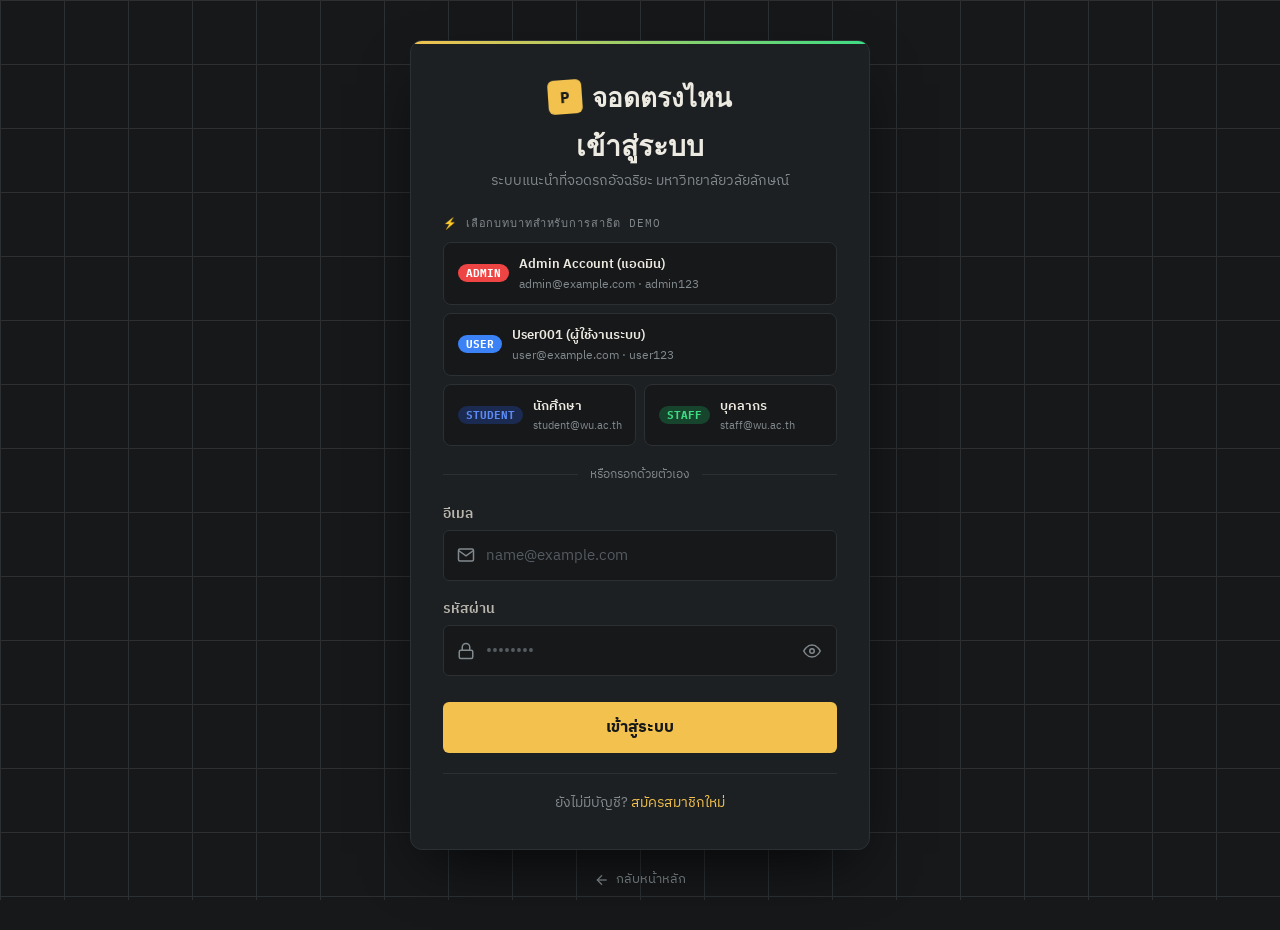
<file: pages/profile.html>
<!DOCTYPE html>
<html lang="th">
<head>
  <meta charset="UTF-8">
  <meta name="viewport" content="width=device-width, initial-scale=1.0">
  <title>ข้อมูลส่วนตัว — จอดตรงไหน @ มหาวิทยาลัยวลัยลักษณ์</title>
  <link rel="stylesheet" href="../css/style.css">
</head>
<body>
<div id="toast-container"></div>

<!-- Header -->
<header>
  <div class="nav">
    <a href="./dashboard.html" class="logo">
      <span class="mark">P</span>จอดตรงไหน
    </a>
    <nav class="nav-links">
      <a href="./dashboard.html">แนะนำที่จอดรถ</a>
      <a href="./report-issue.html">แจ้งปัญหา</a>
      <a href="./my-tickets.html">Ticket ของฉัน</a>
      <a href="./profile.html" class="active">ข้อมูลส่วนตัว</a>
      <a href="./settings.html">ตั้งค่า</a>
    </nav>
    <div class="user-nav">
      <div class="user-pill">
        <div class="user-avatar" id="navAvatar">U</div>
        <span id="navName">ผู้ใช้งาน</span>
      </div>
      <button class="logout-btn" id="logoutBtn">ออกจากระบบ</button>
    </div>
  </div>
</header>

<main class="page-main">
  <h1 class="page-title">
    <svg width="26" height="26" viewBox="0 0 24 24" fill="none" stroke="var(--road-yellow)" stroke-width="2"><path d="M20 21v-2a4 4 0 0 0-4-4H8a4 4 0 0 0-4 4v2"/><circle cx="12" cy="7" r="4"/></svg>
    ข้อมูลส่วนตัว
  </h1>

  <div id="alertContainer"></div>

  <div class="grid-container">
    <!-- Sidebar -->
    <div class="profile-card">
      <div class="avatar-large" id="profileAvatar">U</div>
      <h2 class="profile-name" id="profileName">—</h2>
      <div class="profile-email" id="profileEmail">—</div>
      <div id="profileRoleBadge" style="margin-top:10px;"></div>
      <span class="badge-member">✓ ผู้ใช้งานระบบ WU Parking</span>
      <div style="margin-top:16px;text-align:left;font-size:13px;color:var(--slate);line-height:1.9;">
        <div><b>ID:</b> <span id="profileId" style="font-family:var(--font-mono);color:var(--concrete-dim);">—</span></div>
        <div><b>สมาชิกเมื่อ:</b> <span id="profileJoined">—</span></div>
      </div>
    </div>

    <!-- Main Edit Form -->
    <div>
      <div class="detail-card">
        <h3>แก้ไขข้อมูลส่วนตัว</h3>
        <form id="profileForm">
          <div class="form-group">
            <label class="form-label" for="editName">ชื่อ - นามสกุล</label>
            <input type="text" id="editName" class="form-control" style="padding-left:14px;" required>
          </div>
          <div class="form-group">
            <label class="form-label" for="editEmail">อีเมล (ไม่สามารถเปลี่ยนได้)</label>
            <input type="email" id="editEmail" class="form-control" style="padding-left:14px;opacity:.6;cursor:not-allowed;" disabled>
          </div>
          <div class="form-group">
            <label class="form-label" for="editPhone">เบอร์โทรศัพท์</label>
            <input type="tel" id="editPhone" class="form-control" style="padding-left:14px;" placeholder="081-234-5678">
          </div>
          <!-- Role-specific fields -->
          <div id="studentFields" style="display:none;">
            <div class="form-group">
              <label class="form-label">รหัสนักศึกษา</label>
              <input type="text" id="viewStudentId" class="form-control" style="padding-left:14px;opacity:.6;cursor:not-allowed;" disabled>
            </div>
            <div class="form-group">
              <label class="form-label">สำนักวิชา</label>
              <input type="text" id="viewFaculty" class="form-control" style="padding-left:14px;opacity:.6;cursor:not-allowed;" disabled>
            </div>
          </div>
          <div id="staffFields" style="display:none;">
            <div class="form-group">
              <label class="form-label">หน่วยงาน / สำนัก</label>
              <input type="text" id="viewDepartment" class="form-control" style="padding-left:14px;opacity:.6;cursor:not-allowed;" disabled>
            </div>
            <div class="form-group">
              <label class="form-label">อาคารสำนักงาน</label>
              <input type="text" id="viewOffice" class="form-control" style="padding-left:14px;opacity:.6;cursor:not-allowed;" disabled>
            </div>
          </div>
          <button type="submit" class="btn btn-primary" id="saveBtn">บันทึกข้อมูล</button>
        </form>
      </div>

      <!-- Quick links back to dashboard -->
      <div class="detail-card" style="margin-top:20px;">
        <h3>ทางลัด</h3>
        <div style="display:flex;gap:12px;flex-wrap:wrap;margin-top:4px;">
          <a href="./dashboard.html" class="btn btn-ghost" style="font-size:14px;padding:10px 20px;">
            🅿️ ไปยังหน้าแนะนำที่จอดรถ
          </a>
          <a href="./settings.html" class="btn btn-ghost" style="font-size:14px;padding:10px 20px;">
            ⚙️ ตั้งค่าระบบ
          </a>
        </div>
      </div>
    </div>
  </div>
</main>

<footer>จอดตรงไหน · Smart Parking System · มหาวิทยาลัยวลัยลักษณ์</footer>

<script src="../utils/auth.js"></script>
<script src="../components/ProtectedRoute.js"></script>
<script>
  function showToast(msg, type='default') {
    const c = document.getElementById('toast-container');
    const t = document.createElement('div');
    t.className = `toast toast-${type}`;
    t.innerHTML = `<span>${msg}</span>`;
    c.appendChild(t);
    setTimeout(() => { t.classList.add('toast-out'); setTimeout(() => t.remove(), 300); }, 3500);
  }

  ProtectedRoute.guard({ requireAuth: true });
  const user = ProtectedRoute.getUser();

  const ROLE_BADGES = {
    student: '<span class="role-badge role-student">🎓 นักศึกษา</span>',
    staff:   '<span class="role-badge role-staff">👔 บุคลากร / อาจารย์</span>',
    guest:   '<span class="role-badge role-guest">🏢 บุคคลภายนอก</span>',
  };

  if (user) {
    document.getElementById('navAvatar').textContent = user.name.charAt(0).toUpperCase();
    document.getElementById('navName').textContent   = user.name;

    document.getElementById('profileAvatar').textContent = user.name.charAt(0).toUpperCase();
    document.getElementById('profileName').textContent   = user.name;
    document.getElementById('profileEmail').textContent  = user.email;
    document.getElementById('profileId').textContent     = user.id;
    document.getElementById('profileRoleBadge').innerHTML = ROLE_BADGES[user.role] || '';
    document.getElementById('profileJoined').textContent =
      user.createdAt ? new Date(user.createdAt).toLocaleDateString('th-TH') : '—';

    document.getElementById('editName').value  = user.name;
    document.getElementById('editEmail').value = user.email;
    document.getElementById('editPhone').value = user.phone || '';

    if (user.role === 'student') {
      document.getElementById('studentFields').style.display = 'block';
      document.getElementById('viewStudentId').value = user.studentId || '';
      document.getElementById('viewFaculty').value   = user.faculty || '';
    }
    if (user.role === 'staff') {
      document.getElementById('staffFields').style.display = 'block';
      document.getElementById('viewDepartment').value = user.department || '';
      document.getElementById('viewOffice').value     = user.officeBuilding || '';
    }
  }

  document.getElementById('profileForm').addEventListener('submit', async (e) => {
    e.preventDefault();
    const btn = document.getElementById('saveBtn');
    btn.disabled = true;
    btn.innerHTML = '<span class="spinner"></span> กำลังบันทึก...';

    const res = await authService.updateProfile({
      name:  document.getElementById('editName').value.trim(),
      phone: document.getElementById('editPhone').value.trim(),
    });

    btn.disabled = false;
    btn.innerHTML = 'บันทึกข้อมูล';

    if (res.success) {
      showToast('✅ ' + res.message, 'success');
      document.getElementById('navName').textContent   = res.user.name;
      document.getElementById('navAvatar').textContent = res.user.name.charAt(0).toUpperCase();
      document.getElementById('profileName').textContent  = res.user.name;
      document.getElementById('profileAvatar').textContent = res.user.name.charAt(0).toUpperCase();
    } else {
      showToast('❌ ' + res.message, 'error');
    }
  });

  document.getElementById('logoutBtn').addEventListener('click', async () => {
    await authService.logout();
    window.location.href = './login.html';
  });
</script>
</body>
</html>
</file>
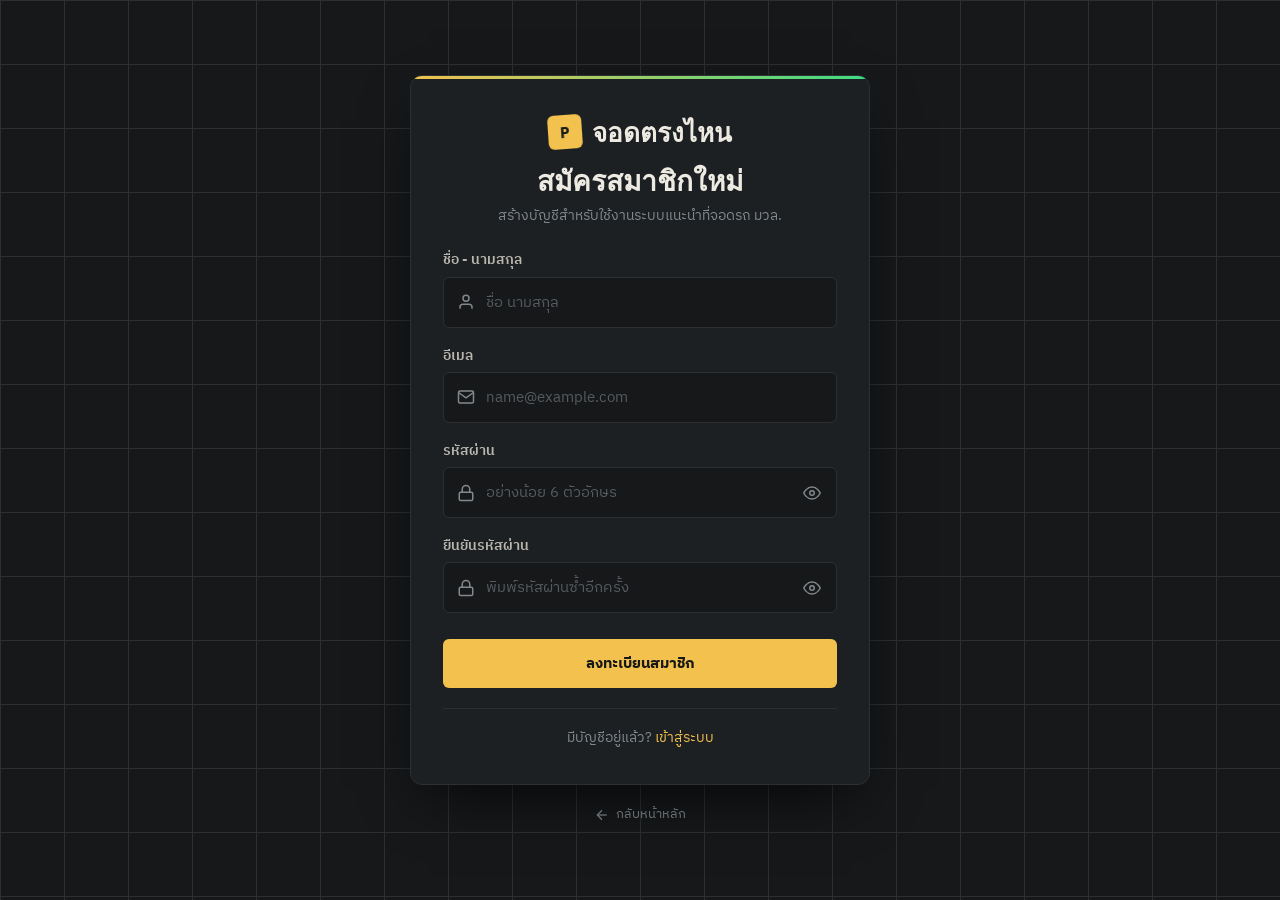
<file: pages/register.html>
<!DOCTYPE html>
<html lang="th">
<head>
  <meta charset="UTF-8">
  <meta name="viewport" content="width=device-width, initial-scale=1.0">
  <title>สมัครสมาชิก — จอดตรงไหน @ มหาวิทยาลัยวลัยลักษณ์</title>
  <link rel="stylesheet" href="../css/style.css">
  <link rel="stylesheet" href="../components/AuthLayout.css">
</head>
<body>
<div id="toast-container"></div>

<div class="auth-container">
  <div class="auth-card">
    <div class="auth-brand">
      <a href="../index.html" class="auth-logo">
        <span class="mark">P</span>จอดตรงไหน
      </a>
      <h1 class="auth-title">สมัครสมาชิกใหม่</h1>
      <p class="auth-subtitle">สร้างบัญชีสำหรับใช้งานระบบแนะนำที่จอดรถ มวล.</p>
    </div>

    <div id="alertContainer"></div>

    <form id="registerForm" novalidate>
      <div class="form-group">
        <label class="form-label" for="regName">ชื่อ - นามสกุล</label>
        <div class="input-wrapper">
          <svg class="input-icon" width="18" height="18" viewBox="0 0 24 24" fill="none" stroke="currentColor" stroke-width="2"><path d="M20 21v-2a4 4 0 0 0-4-4H8a4 4 0 0 0-4 4v2"/><circle cx="12" cy="7" r="4"/></svg>
          <input type="text" id="regName" class="form-control" placeholder="ชื่อ นามสกุล" autocomplete="name" required>
        </div>
        <div class="field-error" id="nameError" style="display:none;"></div>
      </div>

      <div class="form-group">
        <label class="form-label" for="regEmail">อีเมล</label>
        <div class="input-wrapper">
          <svg class="input-icon" width="18" height="18" viewBox="0 0 24 24" fill="none" stroke="currentColor" stroke-width="2"><path d="M4 4h16c1.1 0 2 .9 2 2v12c0 1.1-.9 2-2 2H4c-1.1 0-2-.9-2-2V6c0-1.1.9-2 2-2z"/><polyline points="22,6 12,13 2,6"/></svg>
          <input type="email" id="regEmail" class="form-control" placeholder="name@example.com" autocomplete="email" required>
        </div>
        <div class="field-error" id="emailError" style="display:none;"></div>
      </div>

      <div class="form-group">
        <label class="form-label" for="regPassword">รหัสผ่าน</label>
        <div class="input-wrapper">
          <svg class="input-icon" width="18" height="18" viewBox="0 0 24 24" fill="none" stroke="currentColor" stroke-width="2"><rect x="3" y="11" width="18" height="11" rx="2"/><path d="M7 11V7a5 5 0 0 1 10 0v4"/></svg>
          <input type="password" id="regPassword" class="form-control" placeholder="อย่างน้อย 6 ตัวอักษร" autocomplete="new-password" required>
          <button type="button" class="toggle-password" id="toggleReg" aria-label="แสดง/ซ่อน">
            <svg width="18" height="18" viewBox="0 0 24 24" fill="none" stroke="currentColor" stroke-width="2"><path d="M1 12s4-8 11-8 11 8 11 8-4 8-11 8-11-8-11-8z"/><circle cx="12" cy="12" r="3"/></svg>
          </button>
        </div>
        <div class="field-error" id="passwordError" style="display:none;"></div>
      </div>

      <div class="form-group">
        <label class="form-label" for="regConfirm">ยืนยันรหัสผ่าน</label>
        <div class="input-wrapper">
          <svg class="input-icon" width="18" height="18" viewBox="0 0 24 24" fill="none" stroke="currentColor" stroke-width="2"><rect x="3" y="11" width="18" height="11" rx="2"/><path d="M7 11V7a5 5 0 0 1 10 0v4"/></svg>
          <input type="password" id="regConfirm" class="form-control" placeholder="พิมพ์รหัสผ่านซ้ำอีกครั้ง" autocomplete="new-password" required>
          <button type="button" class="toggle-password" id="toggleCon" aria-label="แสดง/ซ่อน">
            <svg width="18" height="18" viewBox="0 0 24 24" fill="none" stroke="currentColor" stroke-width="2"><path d="M1 12s4-8 11-8 11 8 11 8-4 8-11 8-11-8-11-8z"/><circle cx="12" cy="12" r="3"/></svg>
          </button>
        </div>
        <div class="field-error" id="confirmError" style="display:none;"></div>
      </div>

      <button type="submit" class="btn btn-primary" id="regBtn" style="width:100%;margin-top:8px;">
        ลงทะเบียนสมาชิก
      </button>
    </form>

    <div class="auth-switch">
      มีบัญชีอยู่แล้ว? <a href="./login.html">เข้าสู่ระบบ</a>
    </div>
  </div>

  <a href="../index.html" class="back-home">
    <svg width="16" height="16" viewBox="0 0 24 24" fill="none" stroke="currentColor" stroke-width="2"><line x1="19" y1="12" x2="5" y2="12"/><polyline points="12 19 5 12 12 5"/></svg>
    กลับหน้าหลัก
  </a>
</div>

<script src="../utils/auth.js"></script>
<script src="../components/ProtectedRoute.js"></script>
<script src="../components/AuthLayout.js"></script>
<script>
  ProtectedRoute.guard({ requireAuth: false });

  AuthLayout.setupPasswordToggle('regPassword', 'toggleReg');
  AuthLayout.setupPasswordToggle('regConfirm', 'toggleCon');

  const nameEl  = document.getElementById('regName');
  const emailEl = document.getElementById('regEmail');
  const passEl  = document.getElementById('regPassword');
  const conEl   = document.getElementById('regConfirm');
  const nameErr = document.getElementById('nameError');
  const emailErr= document.getElementById('emailError');
  const passErr = document.getElementById('passwordError');
  const conErr  = document.getElementById('confirmError');
  const regBtn  = document.getElementById('regBtn');

  function clearErrors() {
    [nameErr,emailErr,passErr,conErr].forEach(e => e.style.display='none');
    [nameEl,emailEl,passEl,conEl].forEach(e => e.classList.remove('is-invalid'));
    AuthLayout.showAlert('alertContainer',null,null);
  }

  function validate() {
    clearErrors(); let ok=true;
    if (!nameEl.value.trim()) { nameErr.textContent='กรุณากรอกชื่อ'; nameErr.style.display='flex'; nameEl.classList.add('is-invalid'); ok=false; }
    if (!emailEl.value.trim()) { emailErr.textContent='กรุณากรอกอีเมล'; emailErr.style.display='flex'; emailEl.classList.add('is-invalid'); ok=false; }
    else if (!authService.isValidEmail(emailEl.value)) { emailErr.textContent='รูปแบบอีเมลไม่ถูกต้อง'; emailErr.style.display='flex'; emailEl.classList.add('is-invalid'); ok=false; }
    if (!authService.isValidPassword(passEl.value)) { passErr.textContent='รหัสผ่านต้องมีอย่างน้อย 6 ตัวอักษร'; passErr.style.display='flex'; passEl.classList.add('is-invalid'); ok=false; }
    if (passEl.value !== conEl.value) { conErr.textContent='รหัสผ่านไม่ตรงกัน'; conErr.style.display='flex'; conEl.classList.add('is-invalid'); ok=false; }
    return ok;
  }

  document.getElementById('registerForm').addEventListener('submit', async (e) => {
    e.preventDefault();
    if (!validate()) return;
    AuthLayout.setButtonLoading(regBtn, true, 'ลงทะเบียนสมาชิก');

    const res = await authService.register({
      name: nameEl.value, email: emailEl.value,
      password: passEl.value, confirmPassword: conEl.value
    });

    if (res.success) {
      AuthLayout.showAlert('alertContainer', 'success', res.message);
      setTimeout(() => { window.location.href = './login.html'; }, 1200);
    } else {
      AuthLayout.setButtonLoading(regBtn, false, 'ลงทะเบียนสมาชิก');
      AuthLayout.showAlert('alertContainer', 'error', res.message);
    }
  });
</script>
</body>
</html>
</file>
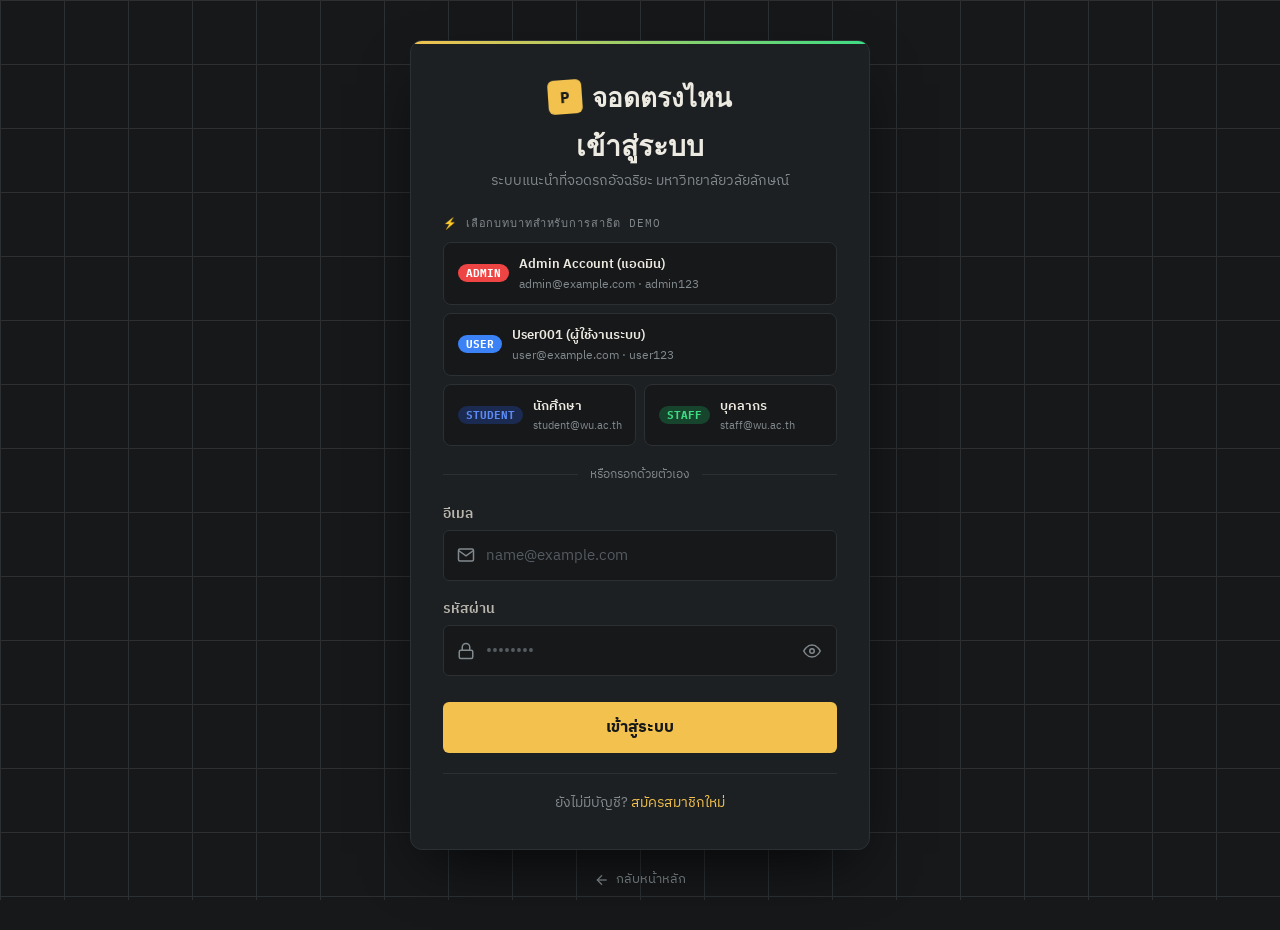
<file: pages/report-issue.html>
<!DOCTYPE html>
<html lang="th">
<head>
  <meta charset="UTF-8">
  <meta name="viewport" content="width=device-width, initial-scale=1.0">
  <title>แจ้งปัญหา / Report Issue — จอดตรงไหน @ มหาวิทยาลัยวลัยลักษณ์</title>
  <meta name="description" content="แจ้งปัญหาการใช้งานระบบจอดตรงไหน มหาวิทยาลัยวลัยลักษณ์">
  <link rel="stylesheet" href="../css/style.css">
  <link rel="stylesheet" href="../components/AuthLayout.css">
</head>
<body>

<div id="toast-container"></div>

<!-- ── HEADER ─────────────────────────────────────────────────────────────── -->
<header>
  <div class="nav">
    <a href="./dashboard.html" class="logo">
      <span class="mark">P</span>
      <span>จอดตรงไหน</span>
    </a>

    <nav class="nav-links">
      <a href="./dashboard.html">แนะนำที่จอดรถ</a>
      <a href="./report-issue.html" class="active">แจ้งปัญหา</a>
      <a href="./my-tickets.html">Ticket ของฉัน</a>
      <a href="./profile.html">ข้อมูลส่วนตัว</a>
      <a href="./settings.html">ตั้งค่า</a>
    </nav>

    <div class="user-nav">
      <div class="user-pill">
        <div class="user-avatar" id="navAvatar">U</div>
        <span id="navName">ผู้ใช้งาน</span>
      </div>
      <button class="logout-btn" id="logoutBtn">
        <svg width="14" height="14" viewBox="0 0 24 24" fill="none" stroke="currentColor" stroke-width="2" style="display:inline;vertical-align:middle;margin-right:4px;"><path d="M9 21H5a2 2 0 0 1-2-2V5a2 2 0 0 1 2-2h4"/><polyline points="16 17 21 12 16 7"/><line x1="21" y1="12" x2="9" y2="12"/></svg>
        ออกจากระบบ
      </button>
    </div>
  </div>
</header>

<!-- ── MAIN ───────────────────────────────────────────────────────────────── -->
<main class="page-main" style="max-width: 800px; margin: 0 auto;">
  <div style="margin-bottom: 24px;">
    <a href="./dashboard.html" style="color:var(--slate);font-size:13px;display:inline-flex;align-items:center;gap:6px;margin-bottom:12px;text-decoration:none;">
      <svg width="14" height="14" viewBox="0 0 24 24" fill="none" stroke="currentColor" stroke-width="2"><polyline points="15 18 9 12 15 6"/></svg>
      กลับหน้า Dashboard
    </a>
    <h1 class="page-title" style="margin-bottom:6px;">
      <svg width="28" height="28" viewBox="0 0 24 24" fill="none" stroke="var(--road-yellow)" stroke-width="2"><path d="M21 15a2 2 0 0 1-2 2H7l-4 4V5a2 2 0 0 1 2-2h14a2 2 0 0 1 2 2z"/></svg>
      แจ้งปัญหา / Report Issue
    </h1>
    <p style="color:var(--slate);font-size:14px;">กรอกข้อมูลรายละเอียดปัญหาที่พบ เพื่อส่งเรื่องให้ทีมผู้ดูแลระบบ (Admin) ตรวจสอบและดำเนินการช่วยเหลือ</p>
  </div>

  <div id="alertContainer"></div>

  <div class="detail-card">
    <form id="reportForm" novalidate>
      <!-- Subject -->
      <div class="form-group">
        <label class="form-label" for="subject">หัวข้อเรื่อง (Subject) <span style="color:var(--red);">*</span></label>
        <input type="text" id="subject" class="form-control" placeholder="ระบุหัวข้อปัญหา เช่น ไม่สามารถเข้าสู่ระบบได้" style="padding-left:14px;" required>
        <div class="field-error" id="subjectError" style="display:none;"></div>
      </div>

      <!-- Category & Priority Grid -->
      <div style="display:grid;grid-template-columns:1fr 1fr;gap:16px;" class="grid-2col">
        <div class="form-group">
          <label class="form-label" for="category">หมวดหมู่ (Category) <span style="color:var(--red);">*</span></label>
          <select id="category" class="form-control filter-select" style="width:100%;height:46px;padding-left:12px;" required>
            <option value="Technical Issue">Technical Issue (ปัญหาทางเทคนิค)</option>
            <option value="Account Issue">Account Issue (ปัญหาบัญชีผู้ใช้)</option>
            <option value="Payment Issue">Payment Issue (ปัญหาการชำระเงิน/ค่าธรรมเนียม)</option>
            <option value="Other">Other (ปัญหาอื่น ๆ)</option>
          </select>
        </div>

        <div class="form-group">
          <label class="form-label" for="priority">ความสำคัญ (Priority) <span style="color:var(--red);">*</span></label>
          <select id="priority" class="form-control filter-select" style="width:100%;height:46px;padding-left:12px;" required>
            <option value="Low">Low (ต่ำ)</option>
            <option value="Medium" selected>Medium (ปานกลาง)</option>
            <option value="High">High (สูง)</option>
            <option value="Urgent">Urgent (เร่งด่วนที่สุด)</option>
          </select>
        </div>
      </div>

      <!-- Description -->
      <div class="form-group">
        <label class="form-label" for="description">รายละเอียดปัญหา (Description) <span style="color:var(--red);">*</span></label>
        <textarea id="description" class="form-control" rows="5" placeholder="อธิบายรายละเอียดของปัญหาที่คุณพบ เช่น ขั้นตอนที่เกิดปัญหา หรือข้อความผิดพลาดที่ปรากฏ" style="padding:12px 14px;resize:vertical;" required></textarea>
        <div class="field-error" id="descError" style="display:none;"></div>
      </div>

      <!-- Submit Button -->
      <div style="display:flex;justify-content:flex-end;gap:12px;margin-top:24px;">
        <a href="./dashboard.html" class="btn btn-ghost">ยกเลิก</a>
        <button type="submit" class="btn btn-primary" id="submitBtn" style="padding:12px 28px;">
          <svg width="18" height="18" viewBox="0 0 24 24" fill="none" stroke="currentColor" stroke-width="2"><line x1="22" y1="2" x2="11" y2="13"/><polygon points="22 2 15 22 11 13 2 9 22 2"/></svg>
          ส่ง Ticket แจ้งปัญหา
        </button>
      </div>
    </form>
  </div>
</main>

<footer>
  จอดตรงไหน · Smart Parking System · มหาวิทยาลัยวลัยลักษณ์
</footer>

<!-- ── SCRIPTS ─────────────────────────────────────────────────────────────── -->
<script src="../utils/auth.js"></script>
<script src="../mock/tickets.js"></script>
<script src="../api/ticketApi.js"></script>
<script src="../components/ProtectedRoute.js"></script>
<script src="../components/AuthLayout.js"></script>

<script>
  function showToast(msg, type = 'default') {
    const c = document.getElementById('toast-container');
    const t = document.createElement('div');
    t.className = `toast toast-${type}`;
    t.innerHTML = `<span>${msg}</span>`;
    c.appendChild(t);
    setTimeout(() => { t.classList.add('toast-out'); setTimeout(() => t.remove(), 300); }, 3500);
  }

  // Guard user routes (Only USER role / regular users can access)
  ProtectedRoute.guard({ requireAuth: true, allowedRoles: ['USER', 'student', 'staff', 'guest'] });
  const user = ProtectedRoute.getUser();

  if (user) {
    document.getElementById('navAvatar').textContent = (user.name || 'U').charAt(0).toUpperCase();
    document.getElementById('navName').textContent   = user.name;
  }

  const form        = document.getElementById('reportForm');
  const subjectEl   = document.getElementById('subject');
  const descEl      = document.getElementById('description');
  const categoryEl  = document.getElementById('category');
  const priorityEl  = document.getElementById('priority');
  const submitBtn   = document.getElementById('submitBtn');
  const subjectErr  = document.getElementById('subjectError');
  const descErr     = document.getElementById('descError');

  function validate() {
    let ok = true;
    subjectErr.style.display = 'none';
    descErr.style.display    = 'none';

    if (!subjectEl.value.trim()) {
      subjectErr.textContent = 'กรุณากรอกหัวข้อเรื่อง';
      subjectErr.style.display = 'flex';
      ok = false;
    }

    if (!descEl.value.trim()) {
      descErr.textContent = 'กรุณากรอกรายละเอียดปัญหา';
      descErr.style.display = 'flex';
      ok = false;
    }

    return ok;
  }

  form.addEventListener('submit', async (e) => {
    e.preventDefault();
    if (!validate()) return;

    AuthLayout.setButtonLoading(submitBtn, true, 'กำลังส่ง Ticket...');

    try {
      const created = await ticketApi.createTicket({
        subject: subjectEl.value.trim(),
        description: descEl.value.trim(),
        category: categoryEl.value,
        priority: priorityEl.value,
        user: user
      });

      showToast(`✅ สร้าง Ticket สำเร็จ! ID: ${created.id}`, 'success');
      setTimeout(() => {
        window.location.href = './my-tickets.html';
      }, 1000);

    } catch (err) {
      AuthLayout.setButtonLoading(submitBtn, false, 'ส่ง Ticket แจ้งปัญหา');
      showToast('❌ เกิดข้อผิดพลาด ไม่สามารถสร้าง Ticket ได้', 'error');
      console.error(err);
    }
  });

  document.getElementById('logoutBtn').addEventListener('click', async () => {
    await authService.logout();
    window.location.href = './login.html';
  });
</script>
</body>
</html>
</file>
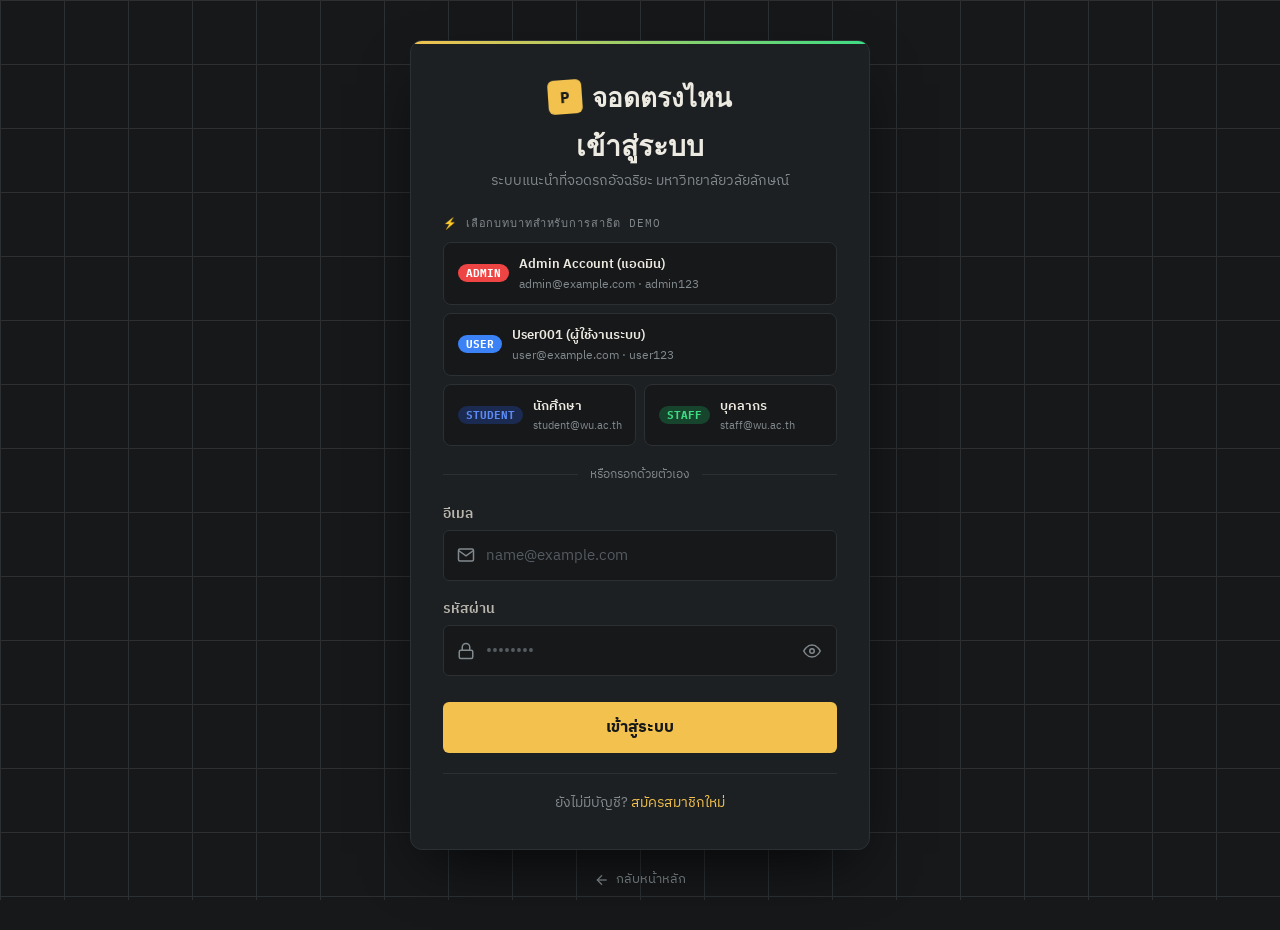
<file: pages/settings.html>
<!DOCTYPE html>
<html lang="th">
<head>
  <meta charset="UTF-8">
  <meta name="viewport" content="width=device-width, initial-scale=1.0">
  <title>ตั้งค่าระบบ — จอดตรงไหน @ มหาวิทยาลัยวลัยลักษณ์</title>
  <link rel="stylesheet" href="../css/style.css">
</head>
<body>
<div id="toast-container"></div>

<header>
  <div class="nav">
    <a href="./dashboard.html" class="logo">
      <span class="mark">P</span>จอดตรงไหน
    </a>
    <nav class="nav-links">
      <a href="./dashboard.html">แนะนำที่จอดรถ</a>
      <a href="./report-issue.html">แจ้งปัญหา</a>
      <a href="./my-tickets.html">Ticket ของฉัน</a>
      <a href="./profile.html">ข้อมูลส่วนตัว</a>
      <a href="./settings.html" class="active">ตั้งค่า</a>
    </nav>
    <div class="user-nav">
      <div class="user-pill">
        <div class="user-avatar" id="navAvatar">U</div>
        <span id="navName">ผู้ใช้งาน</span>
      </div>
      <button class="logout-btn" id="logoutBtn">ออกจากระบบ</button>
    </div>
  </div>
</header>

<main class="page-main">
  <h1 class="page-title">
    <svg width="26" height="26" viewBox="0 0 24 24" fill="none" stroke="var(--road-yellow)" stroke-width="2"><circle cx="12" cy="12" r="3"/><path d="M19.4 15a1.65 1.65 0 0 0 .33 1.82l.06.06a2 2 0 0 1 0 2.83 2 2 0 0 1-2.83 0l-.06-.06a1.65 1.65 0 0 0-1.82-.33 1.65 1.65 0 0 0-1 1.51V21a2 2 0 0 1-2 2 2 2 0 0 1-2-2v-.09A1.65 1.65 0 0 0 9 19.4a1.65 1.65 0 0 0-1.82.33l-.06.06a2 2 0 0 1-2.83 0 2 2 0 0 1 0-2.83l.06-.06A1.65 1.65 0 0 0 4.6 9a1.65 1.65 0 0 0-1.51-1H3a2 2 0 0 1-2-2 2 2 0 0 1 2-2h.09A1.65 1.65 0 0 0 4.6 9a1.65 1.65 0 0 0 .33-1.82l-.06-.06a2 2 0 0 1 0-2.83 2 2 0 0 1 2.83 0l.06.06A1.65 1.65 0 0 0 9 4.6a1.65 1.65 0 0 0 1-1.51V3a2 2 0 0 1 2-2 2 2 0 0 1 2 2v.09a1.65 1.65 0 0 0 1 1.51 1.65 1.65 0 0 0 1.82-.33l.06-.06a2 2 0 0 1 2.83 0 2 2 0 0 1 0 2.83l-.06.06A1.65 1.65 0 0 0 19.4 9a1.65 1.65 0 0 0 1.51 1H21a2 2 0 0 1 2 2 2 2 0 0 1-2 2h-.09a1.65 1.65 0 0 0-1.51 1z"/></svg>
    ตั้งค่าระบบ
  </h1>

  <div id="alertContainer"></div>

  <div style="max-width:700px;">


    <div class="settings-card">
      <h3>การค้นหาและแนะนำ</h3>
      <div class="setting-item">
        <div class="setting-info">
          <div class="title">อัปเดตข้อมูลอัตโนมัติ</div>
          <div class="desc">รีเฟรชสถานะช่องจอดรถทุก 60 วินาทีโดยอัตโนมัติ</div>
        </div>
        <label class="switch"><input type="checkbox" id="sw4"><span class="slider"></span></label>
      </div>
      <div class="setting-item">
        <div class="setting-info">
          <div class="title">แสดงเฉพาะลานจอดที่ว่าง</div>
          <div class="desc">กรองลานจอดที่เต็มแล้วออกจากรายการแนะนำในหน้า Dashboard</div>
        </div>
        <label class="switch"><input type="checkbox" id="sw5"><span class="slider"></span></label>
      </div>
      <div class="setting-item">
        <div class="setting-info">
          <div class="title">ใช้ตำแหน่ง GPS (สำหรับบุคคลภายนอก)</div>
          <div class="desc">อนุญาตให้ระบบเข้าถึงตำแหน่งปัจจุบันของคุณเพื่อแนะนำที่จอดรถที่ใกล้ที่สุด</div>
        </div>
        <label class="switch"><input type="checkbox" id="sw6"><span class="slider"></span></label>
      </div>
    </div>

    <div class="settings-card">
      <h3>ความปลอดภัย</h3>
      <div class="setting-item">
        <div class="setting-info">
          <div class="title">ล้างข้อมูล Session ทั้งหมด</div>
          <div class="desc">ล้างประวัติการเข้าใช้งานและ Cache ออกจากเครื่องนี้</div>
        </div>
        <button class="btn btn-ghost" style="font-size:13px;padding:6px 14px;" id="clearBtn">ล้างข้อมูล</button>
      </div>
      <div class="setting-item">
        <div class="setting-info">
          <div class="title">ออกจากระบบจากทุกอุปกรณ์</div>
          <div class="desc">ยกเลิก Session การเข้าสู่ระบบทั้งหมด</div>
        </div>
        <button class="btn btn-danger" style="font-size:13px;padding:6px 14px;" id="logoutAllBtn">Logout ทั้งหมด</button>
      </div>
    </div>

    <div style="text-align:right;">
      <button class="btn btn-primary" id="saveSettingsBtn">บันทึกการตั้งค่าทั้งหมด</button>
    </div>

  </div>
</main>

<footer>จอดตรงไหน · Smart Parking System · มหาวิทยาลัยวลัยลักษณ์</footer>

<script src="../utils/auth.js"></script>
<script src="../components/ProtectedRoute.js"></script>
<script>
  // ── Toast Helper ─────────────────────────────────────────────────────────────
  function showToast(msg, type = 'default') {
    const c = document.getElementById('toast-container');
    const t = document.createElement('div');
    t.className = `toast toast-${type}`;
    t.innerHTML = `<span>${msg}</span>`;
    c.appendChild(t);
    setTimeout(() => { t.classList.add('toast-out'); setTimeout(() => t.remove(), 300); }, 3500);
  }

  // ── Auth Guard ───────────────────────────────────────────────────────────────
  ProtectedRoute.guard({ requireAuth: true });
  const user = ProtectedRoute.getUser();
  if (user) {
    document.getElementById('navAvatar').textContent = user.name.charAt(0).toUpperCase();
    document.getElementById('navName').textContent   = user.name;
  }

  // ── Settings Key & Defaults ──────────────────────────────────────────────────
  const SETTINGS_KEY = 'parking_app_settings';
  const DEFAULTS = {
    autoUpdate:    true,   // sw4: อัปเดตอัตโนมัติ
    showOnlyAvail: false,  // sw5: แสดงเฉพาะลานที่ว่าง
    useGps:        true,   // sw6: ใช้ GPS
  };

  // ── Load Settings ────────────────────────────────────────────────────────────
  function loadSettings() {
    try {
      const saved = JSON.parse(localStorage.getItem(SETTINGS_KEY));
      return saved ? { ...DEFAULTS, ...saved } : { ...DEFAULTS };
    } catch { return { ...DEFAULTS }; }
  }

  // ── Save Settings ────────────────────────────────────────────────────────────
  function saveSettings(settings) {
    localStorage.setItem(SETTINGS_KEY, JSON.stringify(settings));
  }

  // ── Apply Saved State to Checkboxes ─────────────────────────────────────────
  const settings = loadSettings();
  document.getElementById('sw4').checked = settings.autoUpdate;
  document.getElementById('sw5').checked = settings.showOnlyAvail;
  document.getElementById('sw6').checked = settings.useGps;

  // ── Wire Toggle Change Events ─────────────────────────────────────────────────
  const TOGGLE_MAP = {
    sw4: 'autoUpdate',
    sw5: 'showOnlyAvail',
    sw6: 'useGps',
  };

  const TOGGLE_LABELS = {
    sw4: 'อัปเดตอัตโนมัติ',
    sw5: 'แสดงเฉพาะลานที่ว่าง',
    sw6: 'ใช้ GPS',
  };

  Object.keys(TOGGLE_MAP).forEach(id => {
    const el  = document.getElementById(id);
    const key = TOGGLE_MAP[id];
    const lbl = TOGGLE_LABELS[id];
    if (!el) return;
    el.addEventListener('change', () => {
      const current = loadSettings();
      current[key] = el.checked;
      saveSettings(current);

      // Real side-effects per toggle
      if (id === 'sw5') {
        // "Show only available" — inform user the Dashboard will reflect this
        showToast(
          el.checked
            ? '🔍 Dashboard จะแสดงเฉพาะลานจอดที่ว่างแล้ว'
            : '🔍 Dashboard จะแสดงลานจอดทั้งหมด',
          'info'
        );
      } else if (id === 'sw4') {
        showToast(
          el.checked
            ? '🔄 เปิดอัปเดตอัตโนมัติทุก 60 วินาทีแล้ว'
            : '⏸️ ปิดอัปเดตอัตโนมัติแล้ว — ใช้ปุ่ม "รีเฟรชข้อมูล" ด้วยตนเอง',
          'info'
        );
      } else if (id === 'sw6') {
        if (el.checked && navigator.geolocation) {
          showToast('📍 จะใช้ GPS เพื่อระบุตำแหน่งของคุณใน Dashboard', 'info');
        } else if (el.checked && !navigator.geolocation) {
          el.checked = false;
          current[key] = false;
          saveSettings(current);
          showToast('❌ เบราว์เซอร์นี้ไม่รองรับ GPS', 'error');
        } else {
          showToast('📍 ปิดการใช้ GPS แล้ว จะใช้ Mock Location แทน', 'info');
        }
      } else {
        showToast(
          el.checked ? `🔔 เปิด ${lbl} แล้ว` : `🔕 ปิด ${lbl} แล้ว`,
          'default'
        );
      }
    });
  });

  // ── Save All Button ──────────────────────────────────────────────────────────
  document.getElementById('saveSettingsBtn').addEventListener('click', () => {
    const current = loadSettings();
    current.autoUpdate    = document.getElementById('sw4').checked;
    current.showOnlyAvail = document.getElementById('sw5').checked;
    current.useGps        = document.getElementById('sw6').checked;
    saveSettings(current);
    showToast('✅ บันทึกการตั้งค่าทั้งหมดเรียบร้อยแล้ว', 'success');
  });

  // ── Clear Cache Button ───────────────────────────────────────────────────────
  document.getElementById('clearBtn').addEventListener('click', () => {
    // Clear cache keys but keep auth and settings
    const keysToKeep = ['parking_app_users', 'parking_app_current_user',
                         'parking_app_is_logged_in', 'parking_app_auth_version',
                         SETTINGS_KEY];
    Object.keys(localStorage)
      .filter(k => !keysToKeep.includes(k))
      .forEach(k => localStorage.removeItem(k));
    showToast('🗑️ ล้างข้อมูล Cache เรียบร้อยแล้ว (เก็บข้อมูลบัญชีและการตั้งค่าไว้)', 'success');
  });

  // ── Logout All Button ────────────────────────────────────────────────────────
  document.getElementById('logoutAllBtn').addEventListener('click', async () => {
    await authService.logout();
    window.location.href = './login.html';
  });

  // ── Nav Logout ───────────────────────────────────────────────────────────────
  document.getElementById('logoutBtn').addEventListener('click', async () => {
    await authService.logout();
    window.location.href = './login.html';
  });
</script>
</body>
</html>
</file>
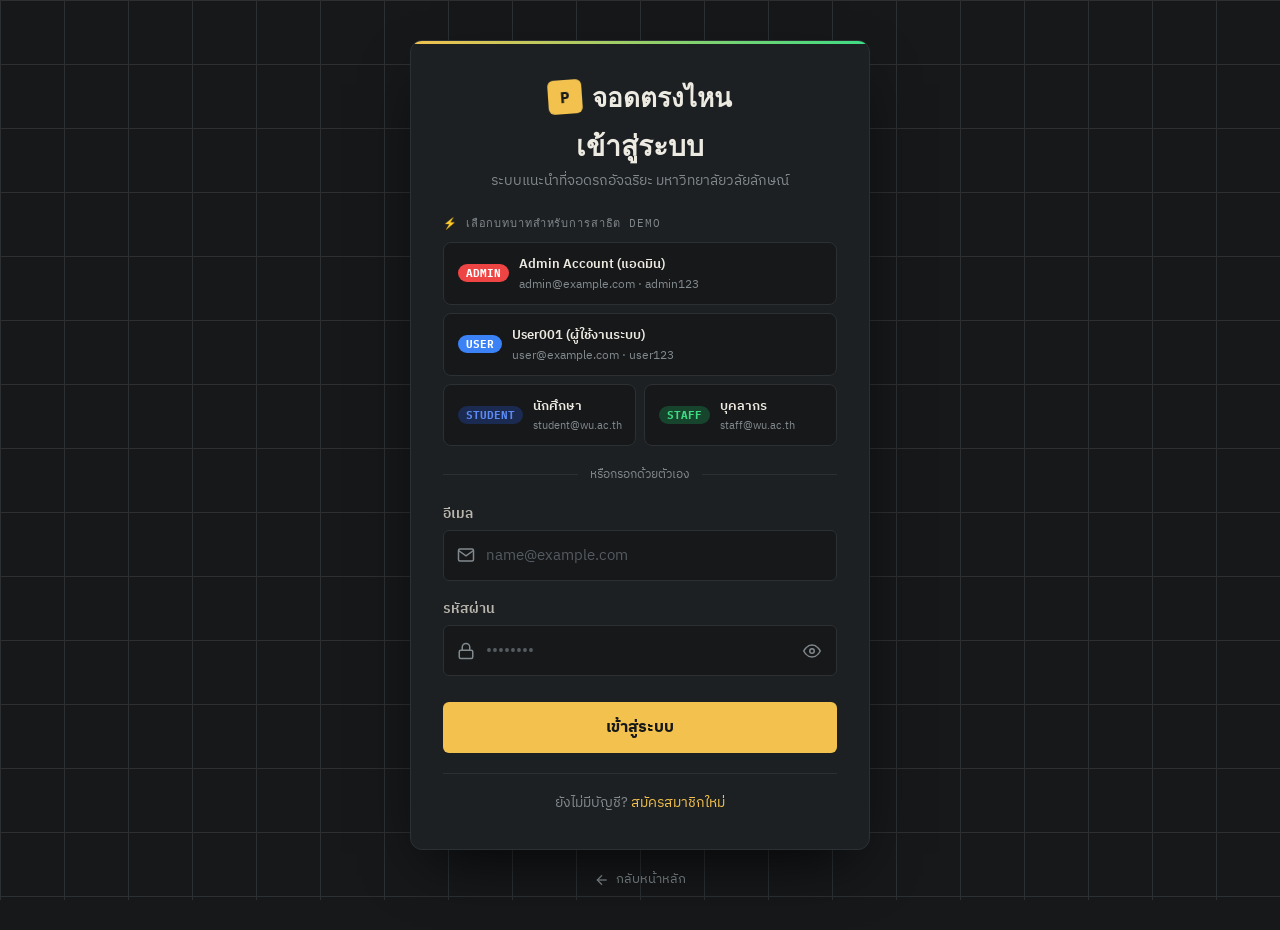
<file: pages/admin/dashboard.html>
<!DOCTYPE html>
<html lang="th">
<head>
  <meta charset="UTF-8">
  <meta name="viewport" content="width=device-width, initial-scale=1.0">
  <title>Admin Dashboard — ระบบจัดการ Ticket แจ้งปัญหา</title>
  <meta name="description" content="หน้าจัดการและติดตาม Ticket สำหรับ Admin">
  <link rel="stylesheet" href="../../css/style.css">
  <style>
    .admin-header-tag {
      font-family: var(--font-mono); font-size: 11px; color: #ef4444;
      background: rgba(239, 68, 68, 0.15); border: 1px solid rgba(239, 68, 68, 0.3);
      padding: 3px 8px; border-radius: 4px; font-weight: 700;
    }
  </style>
</head>
<body>

<div id="toast-container"></div>

<!-- ── ADMIN HEADER ───────────────────────────────────────────────────────── -->
<header>
  <div class="nav">
    <a href="./dashboard.html" class="logo">
      <span class="mark" style="background:#ef4444;color:#fff;">A</span>
      <span>Admin Dashboard</span>
      <span class="admin-header-tag">ADMIN PORTAL</span>
    </a>

    <nav class="nav-links">
      <a href="./dashboard.html" class="active">แดชบอร์ด Ticket</a>
      <a href="./parking.html">จัดการลานจอดรถ</a>
    </nav>

    <div class="user-nav">
      <div class="user-pill" style="border-color:rgba(239,68,68,0.4);">
        <div class="user-avatar" id="navAvatar" style="background:#ef4444;color:#fff;">A</div>
        <span id="navName">Admin</span>
      </div>
      <button class="logout-btn" id="logoutBtn">
        <svg width="14" height="14" viewBox="0 0 24 24" fill="none" stroke="currentColor" stroke-width="2" style="display:inline;vertical-align:middle;margin-right:4px;"><path d="M9 21H5a2 2 0 0 1-2-2V5a2 2 0 0 1 2-2h4"/><polyline points="16 17 21 12 16 7"/><line x1="21" y1="12" x2="9" y2="12"/></svg>
        ออกจากระบบ
      </button>
    </div>
  </div>
</header>

<!-- ── MAIN ───────────────────────────────────────────────────────────────── -->
<main class="page-main" style="max-width: 1200px; margin: 0 auto; padding: 24px;">

  <!-- Header Title -->
  <div style="margin-bottom: 24px;">
    <h1 class="page-title" style="margin-bottom:6px;">
      <svg width="28" height="28" viewBox="0 0 24 24" fill="none" stroke="#ef4444" stroke-width="2"><path d="M12 22s8-4 8-10V5l-8-3-8 3v7c0 6 8 10 8 10z"/></svg>
      ระบบจัดการ Ticket แจ้งปัญหา (Admin Dashboard)
    </h1>
    <p style="color:var(--slate);font-size:14px;">รายการปัญหาทั้งหมดที่ถูกส่งมาจากผู้ใช้ระบบ สามารถค้นหา กรองข้อมูล เปลี่ยนสถานะ และตอบกลับผู้ใช้ได้</p>
  </div>

  <!-- Summary Stats -->
  <div class="stats-grid">
    <div class="stat-card">
      <div class="stat-value" id="statTotal" style="color:var(--concrete);">0</div>
      <div class="stat-label">Ticket ทั้งหมด</div>
    </div>
    <div class="stat-card">
      <div class="stat-value" id="statOpen" style="color:#60a5fa;">0</div>
      <div class="stat-label">รอดำเนินการ (OPEN)</div>
    </div>
    <div class="stat-card">
      <div class="stat-value" id="statProgress" style="color:#fbbf24;">0</div>
      <div class="stat-label">กำลังดำเนินการ (IN PROGRESS)</div>
    </div>
    <div class="stat-card">
      <div class="stat-value" id="statResolved" style="color:#4ade80;">0</div>
      <div class="stat-label">แก้ไขแล้ว / ปิดเคส</div>
    </div>
  </div>

  <!-- Filter & Search Toolbar -->
  <div class="filter-bar">
    <!-- Search -->
    <div class="filter-group" style="flex:2;min-width:240px;">
      <label class="filter-label">🔍 ค้นหา (Ticket ID / หัวข้อ / ผู้แจ้ง)</label>
      <input type="text" id="searchInput" class="filter-select" placeholder="พิมพ์เพื่อค้นหา..." autocomplete="off">
    </div>

    <!-- Filter Status -->
    <div class="filter-group">
      <label class="filter-label">📌 สถานะ (Status)</label>
      <select id="filterStatus" class="filter-select">
        <option value="ALL">ทั้งหมด (All Status)</option>
        <option value="OPEN">OPEN (รอดำเนินการ)</option>
        <option value="IN_PROGRESS">IN_PROGRESS (กำลังดำเนินการ)</option>
        <option value="RESOLVED">RESOLVED (แก้ไขแล้ว)</option>
        <option value="CLOSED">CLOSED (ปิดเคส)</option>
      </select>
    </div>

    <!-- Filter Priority -->
    <div class="filter-group">
      <label class="filter-label">⚡ ความสำคัญ (Priority)</label>
      <select id="filterPriority" class="filter-select">
        <option value="ALL">ทั้งหมด (All Priority)</option>
        <option value="Low">Low (ต่ำ)</option>
        <option value="Medium">Medium (ปานกลาง)</option>
        <option value="High">High (สูง)</option>
        <option value="Urgent">Urgent (เร่งด่วน)</option>
      </select>
    </div>

    <!-- Filter Category -->
    <div class="filter-group">
      <label class="filter-label">🏷️ หมวดหมู่ (Category)</label>
      <select id="filterCategory" class="filter-select">
        <option value="ALL">ทั้งหมด (All Category)</option>
        <option value="Technical Issue">Technical Issue</option>
        <option value="Account Issue">Account Issue</option>
        <option value="Payment Issue">Payment Issue</option>
        <option value="Other">Other</option>
      </select>
    </div>
  </div>

  <!-- Loading indicator -->
  <div id="loadingBox" style="text-align:center;padding:40px;color:var(--slate);">
    <div class="spinner" style="width:28px;height:28px;border-width:3px;margin:0 auto 12px;color:var(--road-yellow);"></div>
    <div>กำลังโหลดรายการ Ticket...</div>
  </div>

  <!-- Tickets Table -->
  <div id="tableWrap" class="ticket-table-wrap" style="display:none;">
    <table class="ticket-table">
      <thead>
        <tr>
          <th>Ticket ID</th>
          <th>ผู้แจ้งปัญหา</th>
          <th>หัวข้อเรื่อง</th>
          <th>หมวดหมู่</th>
          <th>ความสำคัญ</th>
          <th>สถานะ</th>
          <th>วันที่แจ้ง</th>
          <th style="text-align:right;">การจัดการ</th>
        </tr>
      </thead>
      <tbody id="ticketsTbody">
        <!-- Dynamic Rows -->
      </tbody>
    </table>
  </div>

  <!-- Empty Search/Filter State -->
  <div id="emptyResults" style="display:none;text-align:center;padding:48px 20px;background:var(--ink-2);border:1px dashed var(--asphalt-line);border-radius:12px;margin-top:16px;">
    <div style="font-size:32px;margin-bottom:8px;">🔍</div>
    <div style="font-weight:700;color:var(--concrete);">ไม่พบรายการ Ticket ที่ตรงกับเงื่อนไข</div>
    <div style="font-size:13px;color:var(--slate);margin-top:4px;">ลองเปลี่ยนคำค้นหาหรือตัวกรองสถานะ</div>
  </div>

</main>

<footer>
  Admin Portal · Smart Parking System · มหาวิทยาลัยวลัยลักษณ์
</footer>

<!-- ── SCRIPTS ─────────────────────────────────────────────────────────────── -->
<script src="../../utils/auth.js"></script>
<script src="../../mock/tickets.js"></script>
<script src="../../api/ticketApi.js"></script>
<script src="../../components/ProtectedRoute.js"></script>

<script>
  function showToast(msg, type = 'default') {
    const c = document.getElementById('toast-container');
    const t = document.createElement('div');
    t.className = `toast toast-${type}`;
    t.innerHTML = `<span>${msg}</span>`;
    c.appendChild(t);
    setTimeout(() => { t.classList.add('toast-out'); setTimeout(() => t.remove(), 300); }, 3500);
  }

  // Enforce ADMIN role protection
  ProtectedRoute.guard({ requireAuth: true, allowedRoles: ['ADMIN'] });
  const adminUser = ProtectedRoute.getUser();

  if (adminUser) {
    document.getElementById('navAvatar').textContent = (adminUser.name || 'A').charAt(0).toUpperCase();
    document.getElementById('navName').textContent   = adminUser.name;
  }

  let allTickets = [];

  const STATUS_CONFIG = {
    OPEN:        { label: 'OPEN', class: 'badge-status-OPEN' },
    IN_PROGRESS: { label: 'IN PROGRESS', class: 'badge-status-IN_PROGRESS' },
    RESOLVED:    { label: 'RESOLVED', class: 'badge-status-RESOLVED' },
    CLOSED:      { label: 'CLOSED', class: 'badge-status-CLOSED' },
  };

  const PRIORITY_CONFIG = {
    Low:    { label: 'Low', class: 'badge-priority-Low' },
    Medium: { label: 'Medium', class: 'badge-priority-Medium' },
    High:   { label: 'High', class: 'badge-priority-High' },
    Urgent: { label: 'Urgent', class: 'badge-priority-Urgent' },
  };

  async function loadAdminTickets() {
    const loadingBox = document.getElementById('loadingBox');
    const tableWrap  = document.getElementById('tableWrap');
    
    try {
      allTickets = await ticketApi.getTickets();
      loadingBox.style.display = 'none';
      tableWrap.style.display  = 'block';

      updateStats(allTickets);
      renderTable();
    } catch (err) {
      loadingBox.style.display = 'none';
      showToast('❌ ไม่สามารถโหลดข้อมูล Ticket ได้', 'error');
      console.error(err);
    }
  }

  function updateStats(tickets) {
    document.getElementById('statTotal').textContent    = tickets.length;
    document.getElementById('statOpen').textContent     = tickets.filter(t => t.status === 'OPEN').length;
    document.getElementById('statProgress').textContent = tickets.filter(t => t.status === 'IN_PROGRESS').length;
    document.getElementById('statResolved').textContent = tickets.filter(t => t.status === 'RESOLVED' || t.status === 'CLOSED').length;
  }

  function renderTable() {
    const tbody       = document.getElementById('ticketsTbody');
    const emptyBox    = document.getElementById('emptyResults');
    const tableWrap   = document.getElementById('tableWrap');
    const searchVal   = document.getElementById('searchInput').value.trim().toLowerCase();
    const statusVal   = document.getElementById('filterStatus').value;
    const priorityVal = document.getElementById('filterPriority').value;
    const catVal      = document.getElementById('filterCategory').value;

    const filtered = allTickets.filter(t => {
      // Search
      const matchSearch = !searchVal || 
        (t.id && t.id.toLowerCase().includes(searchVal)) ||
        (t.subject && t.subject.toLowerCase().includes(searchVal)) ||
        (t.userName && t.userName.toLowerCase().includes(searchVal)) ||
        (t.userEmail && t.userEmail.toLowerCase().includes(searchVal));

      // Status
      const matchStatus = statusVal === 'ALL' || t.status === statusVal;

      // Priority
      const matchPriority = priorityVal === 'ALL' || t.priority === priorityVal;

      // Category
      const matchCategory = catVal === 'ALL' || t.category === catVal;

      return matchSearch && matchStatus && matchPriority && matchCategory;
    });

    if (filtered.length === 0) {
      tableWrap.style.display = 'none';
      emptyBox.style.display  = 'block';
      return;
    }

    emptyBox.style.display  = 'none';
    tableWrap.style.display = 'block';

    tbody.innerHTML = filtered.map(t => {
      const st  = STATUS_CONFIG[t.status]     || { label: t.status, class: 'badge-status-OPEN' };
      const pr  = PRIORITY_CONFIG[t.priority] || { label: t.priority, class: 'badge-priority-Medium' };
      const dateStr = t.createdAt ? new Date(t.createdAt).toLocaleString('th-TH') : '—';

      return `
        <tr>
          <td>
            <a href="./ticket-detail.html?id=${t.id}" style="font-family:var(--font-mono);font-weight:700;color:var(--road-yellow);text-decoration:none;">
              ${t.id}
            </a>
          </td>
          <td>
            <div style="font-weight:600;color:var(--concrete);">${t.userName || 'User'}</div>
            <div style="font-size:12px;color:var(--slate);">${t.userEmail || ''}</div>
          </td>
          <td style="max-width:240px;white-space:nowrap;overflow:hidden;text-overflow:ellipsis;" title="${t.subject}">
            <b>${t.subject}</b>
          </td>
          <td><span class="badge-category">${t.category || 'General'}</span></td>
          <td><span class="${pr.class}">${pr.label}</span></td>
          <td><span class="${st.class}">${st.label}</span></td>
          <td style="font-size:12.5px;color:var(--slate);">${dateStr}</td>
          <td style="text-align:right;">
            <a href="./ticket-detail.html?id=${t.id}" class="btn btn-ghost" style="padding:6px 12px;font-size:12.5px;">
              จัดการ / ตอบกลับ
            </a>
          </td>
        </tr>
      `;
    }).join('');
  }

  // Filter Event Listeners
  document.getElementById('searchInput').addEventListener('input', renderTable);
  document.getElementById('filterStatus').addEventListener('change', renderTable);
  document.getElementById('filterPriority').addEventListener('change', renderTable);
  document.getElementById('filterCategory').addEventListener('change', renderTable);

  document.getElementById('logoutBtn').addEventListener('click', async () => {
    await authService.logout();
    window.location.href = '../login.html';
  });

  loadAdminTickets();
</script>
</body>
</html>
</file>
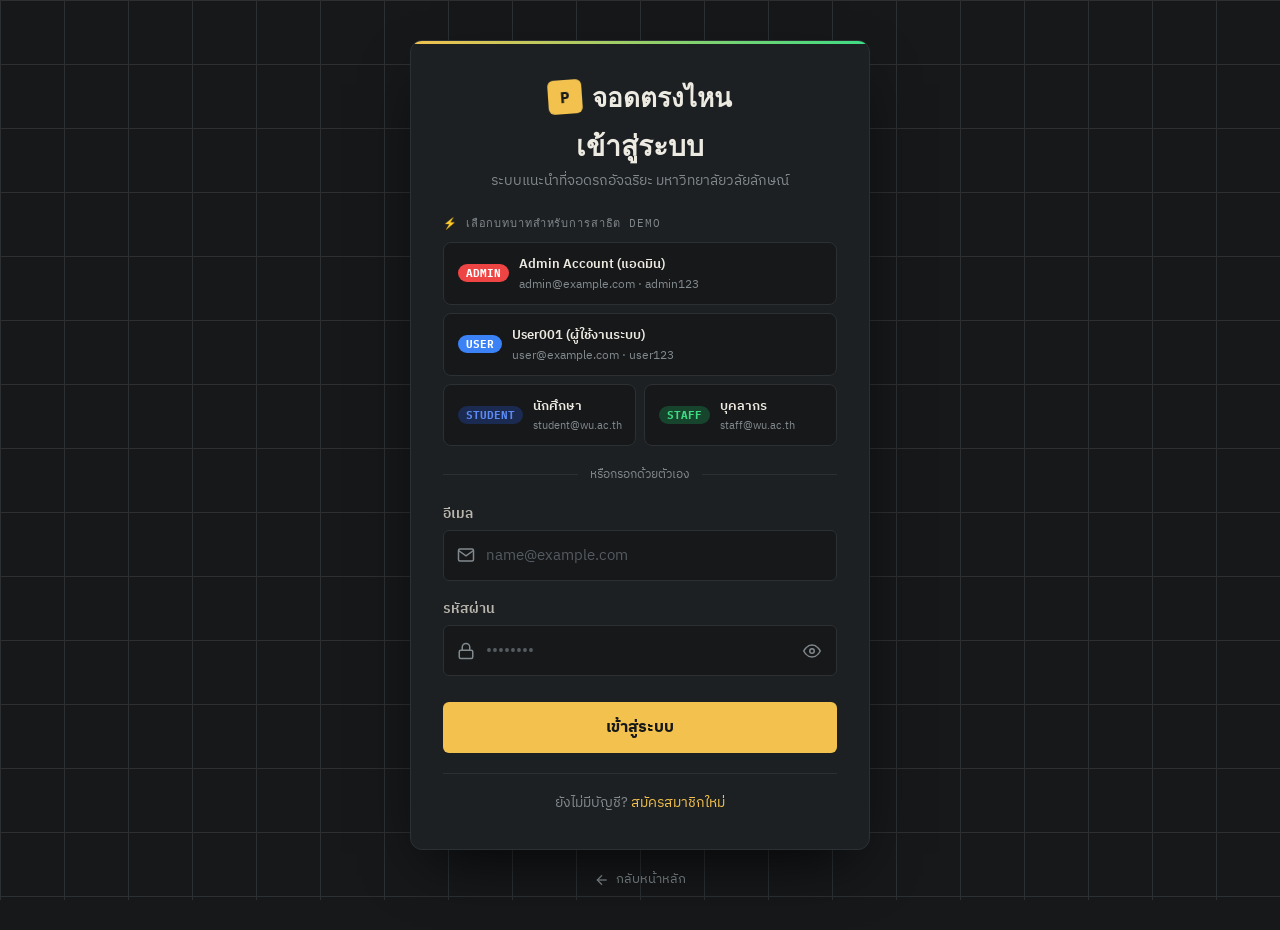
<file: pages/admin/parking.html>
<!DOCTYPE html>
<html lang="th">
<head>
  <meta charset="UTF-8">
  <meta name="viewport" content="width=device-width, initial-scale=1.0">
  <title>Admin Parking Management — จัดการลานจอดรถ</title>
  <meta name="description" content="ระบบจัดการข้อมูลลานจอดรถ (CRUD) สำหรับผู้ดูแลระบบ">
  <link rel="stylesheet" href="../../css/style.css">
  <style>
    .admin-header-tag {
      font-family: var(--font-mono); font-size: 11px; color: #ef4444;
      background: rgba(239, 68, 68, 0.15); border: 1px solid rgba(239, 68, 68, 0.3);
      padding: 3px 8px; border-radius: 4px; font-weight: 700;
    }

    /* Modal Backdrop & Dialog */
    .modal-overlay {
      position: fixed; top: 0; left: 0; right: 0; bottom: 0;
      background: rgba(0, 0, 0, 0.75); backdrop-filter: blur(4px);
      display: flex; align-items: center; justify-content: center;
      z-index: 1000; opacity: 0; visibility: hidden; transition: all 0.25s ease;
    }
    .modal-overlay.active {
      opacity: 1; visibility: visible;
    }
    .modal-box {
      background: var(--ink-2); border: 1px solid var(--asphalt-line);
      border-radius: 16px; width: 100%; max-width: 580px; padding: 24px;
      box-shadow: 0 20px 40px rgba(0,0,0,0.5); transform: translateY(20px);
      transition: transform 0.25s ease; max-height: 90vh; overflow-y: auto;
    }
    .modal-overlay.active .modal-box {
      transform: translateY(0);
    }
    .modal-header {
      display: flex; align-items: center; justify-content: space-between;
      border-bottom: 1px solid var(--asphalt-line); padding-bottom: 14px; margin-bottom: 20px;
    }
    .modal-title {
      font-size: 18px; font-weight: 700; color: var(--concrete);
      display: flex; align-items: center; gap: 8px;
    }
    .modal-close {
      background: none; border: none; color: var(--slate); cursor: pointer;
      font-size: 20px; line-height: 1; padding: 4px; border-radius: 6px;
      transition: color 0.15s ease;
    }
    .modal-close:hover { color: var(--concrete); background: rgba(255,255,255,0.05); }

    .form-grid {
      display: grid; grid-template-columns: 1fr 1fr; gap: 16px;
    }
    .form-group {
      display: flex; flex-direction: column; gap: 6px; margin-bottom: 14px;
    }
    .form-group.full-width {
      grid-column: 1 / -1;
    }
    .form-label {
      font-size: 13px; font-weight: 600; color: var(--slate-light);
    }
    .form-control {
      background: var(--ink-3); border: 1px solid var(--asphalt-line);
      color: var(--concrete); padding: 10px 14px; border-radius: 8px;
      font-size: 14px; outline: none; transition: border-color 0.2s;
    }
    .form-control:focus {
      border-color: var(--road-yellow); box-shadow: 0 0 0 2px rgba(245, 158, 11, 0.2);
    }
    .form-control:disabled {
      opacity: 0.6; cursor: not-allowed; background: var(--ink-1);
    }

    .form-error-alert {
      background: rgba(239, 68, 68, 0.15); border: 1px solid rgba(239, 68, 68, 0.4);
      color: #fca5a5; padding: 10px 14px; border-radius: 8px; font-size: 13.5px;
      margin-bottom: 16px; display: none; align-items: center; gap: 8px;
    }

    .status-badge {
      display: inline-flex; align-items: center; gap: 6px;
      padding: 4px 10px; border-radius: 20px; font-size: 12px; font-weight: 600;
    }
    .status-badge.available {
      background: rgba(34, 197, 94, 0.15); color: #4ade80; border: 1px solid rgba(34, 197, 94, 0.3);
    }
    .status-badge.tight {
      background: rgba(245, 158, 11, 0.15); color: #fbbf24; border: 1px solid rgba(245, 158, 11, 0.3);
    }
    .status-badge.full {
      background: rgba(239, 68, 68, 0.15); color: #fca5a5; border: 1px solid rgba(239, 68, 68, 0.3);
    }

    .btn-danger {
      background: #ef4444; color: #ffffff; border: none;
    }
    .btn-danger:hover {
      background: #dc2626;
    }
  </style>
</head>
<body>

<div id="toast-container"></div>

<!-- ── ADMIN HEADER ───────────────────────────────────────────────────────── -->
<header>
  <div class="nav">
    <a href="./dashboard.html" class="logo">
      <span class="mark" style="background:#ef4444;color:#fff;">A</span>
      <span>Admin Dashboard</span>
      <span class="admin-header-tag">ADMIN PORTAL</span>
    </a>

    <nav class="nav-links">
      <a href="./dashboard.html">แดชบอร์ด Ticket</a>
      <a href="./parking.html" class="active">จัดการลานจอดรถ</a>
    </nav>

    <div class="user-nav">
      <div class="user-pill" style="border-color:rgba(239,68,68,0.4);">
        <div class="user-avatar" id="navAvatar" style="background:#ef4444;color:#fff;">A</div>
        <span id="navName">Admin</span>
      </div>
      <button class="logout-btn" id="logoutBtn">
        <svg width="14" height="14" viewBox="0 0 24 24" fill="none" stroke="currentColor" stroke-width="2" style="display:inline;vertical-align:middle;margin-right:4px;"><path d="M9 21H5a2 2 0 0 1-2-2V5a2 2 0 0 1 2-2h4"/><polyline points="16 17 21 12 16 7"/><line x1="21" y1="12" x2="9" y2="12"/></svg>
        ออกจากระบบ
      </button>
    </div>
  </div>
</header>

<!-- ── MAIN ───────────────────────────────────────────────────────────────── -->
<main class="page-main" style="max-width: 1200px; margin: 0 auto; padding: 24px;">

  <!-- Header Title & Action -->
  <div style="display:flex;justify-content:space-between;align-items:center;flex-wrap:wrap;gap:16px;margin-bottom:24px;">
    <div>
      <h1 class="page-title" style="margin-bottom:6px;">
        <svg width="28" height="28" viewBox="0 0 24 24" fill="none" stroke="#ef4444" stroke-width="2"><path d="M19 17h2c.6 0 1-.4 1-1v-3c0-.9-.7-1.7-1.5-1.9C18.7 10.6 16 10 16 10s-1.3-1.4-2.2-2.3c-.5-.4-1.1-.7-1.8-.7H5c-.6 0-1.1.4-1.4.9l-1.5 2.8C1.4 11.2 1 12.1 1 13v3c0 .6.4 1 1 1h2"/><circle cx="7" cy="17" r="2"/><circle cx="17" cy="17" r="2"/></svg>
        ระบบจัดการข้อมูลลานจอดรถ (Parking Management)
      </h1>
      <p style="color:var(--slate);font-size:14px;">เพิ่ม แก้ไข ลบ และปรับปรุงข้อมูลลานจอดรถในมหาวิทยาลัยวลัยลักษณ์ ข้อมูลจะซิงค์ตรงกับหน้า Dashboard ของผู้ใช้</p>
    </div>

    <button id="openCreateModalBtn" class="btn btn-primary" style="background:#ef4444;border-color:#ef4444;padding:10px 18px;gap:8px;font-size:14px;box-shadow:0 4px 12px rgba(239,68,68,0.3);">
      <svg width="18" height="18" viewBox="0 0 24 24" fill="none" stroke="currentColor" stroke-width="2.5"><line x1="12" y1="5" x2="12" y2="19"/><line x1="5" y1="12" x2="19" y2="12"/></svg>
      + เพิ่มลานจอดรถใหม่
    </button>
  </div>

  <!-- Summary Stats -->
  <div class="stats-grid">
    <div class="stat-card">
      <div class="stat-value" id="statTotalLots" style="color:var(--concrete);">0</div>
      <div class="stat-label">ลานจอดรถทั้งหมด</div>
    </div>
    <div class="stat-card">
      <div class="stat-value" id="statTotalCapacity" style="color:#60a5fa;">0</div>
      <div class="stat-label">ความจุรวมทั้งหมด (ช่อง)</div>
    </div>
    <div class="stat-card">
      <div class="stat-value" id="statTotalAvailable" style="color:#4ade80;">0</div>
      <div class="stat-label">ช่องว่างรวมปัจจุบัน</div>
    </div>
    <div class="stat-card">
      <div class="stat-value" id="statFullLots" style="color:#fca5a5;">0</div>
      <div class="stat-label">ลานจอดที่เต็มแล้ว (FULL)</div>
    </div>
  </div>

  <!-- Filter & Search Toolbar -->
  <div class="filter-bar">
    <!-- Search -->
    <div class="filter-group" style="flex:2;min-width:260px;">
      <label class="filter-label">🔍 ค้นหา (รหัสลานจอด / ชื่อลานจอดรถ)</label>
      <input type="text" id="searchInput" class="filter-select" placeholder="พิมพ์ชื่อ หรือ รหัสลานจอด (เช่น P01)..." autocomplete="off">
    </div>

    <!-- Filter Status -->
    <div class="filter-group">
      <label class="filter-label">📌 สถานะ (Status)</label>
      <select id="filterStatus" class="filter-select">
        <option value="ALL">ทั้งหมด (All Status)</option>
        <option value="available">ว่าง (Available)</option>
        <option value="tight">หนาแน่น (Tight)</option>
        <option value="full">เต็ม (Full)</option>
      </select>
    </div>
  </div>

  <!-- Loading indicator -->
  <div id="loadingBox" style="text-align:center;padding:40px;color:var(--slate);">
    <div class="spinner" style="width:28px;height:28px;border-width:3px;margin:0 auto 12px;color:#ef4444;"></div>
    <div>กำลังโหลดรายการลานจอดรถ...</div>
  </div>

  <!-- Parking Lots Table -->
  <div id="tableWrap" class="ticket-table-wrap" style="display:none;">
    <table class="ticket-table">
      <thead>
        <tr>
          <th style="width:80px;">รหัส</th>
          <th>ชื่อลานจอดรถ</th>
          <th style="text-align:center;width:110px;">ความจุรวม</th>
          <th style="text-align:center;width:110px;">ช่องว่าง</th>
          <th style="text-align:center;width:120px;">อัตราส่วน</th>
          <th style="width:110px;">สถานะ</th>
          <th style="width:120px;">เวลาทำการ</th>
          <th style="text-align:right;width:160px;">การจัดการ</th>
        </tr>
      </thead>
      <tbody id="parkingTbody">
        <!-- Dynamic Rows -->
      </tbody>
    </table>
  </div>

  <!-- Empty Search/Filter State -->
  <div id="emptyResults" style="display:none;text-align:center;padding:48px 20px;background:var(--ink-2);border:1px dashed var(--asphalt-line);border-radius:12px;margin-top:16px;">
    <div style="font-size:32px;margin-bottom:8px;">🚗</div>
    <div style="font-weight:700;color:var(--concrete);">ไม่พบลานจอดรถที่ตรงกับเงื่อนไข</div>
    <div style="font-size:13px;color:var(--slate);margin-top:4px;">ลองเปลี่ยนคำค้นหาหรือตัวกรองสถานะ</div>
  </div>

</main>

<footer>
  Admin Portal · Smart Parking System · มหาวิทยาลัยวลัยลักษณ์
</footer>

<!-- ── MODAL: CREATE / EDIT PARKING LOT ────────────────────────────────────── -->
<div class="modal-overlay" id="parkingModal">
  <div class="modal-box">
    <div class="modal-header">
      <div class="modal-title" id="modalTitle">
        <svg width="20" height="20" viewBox="0 0 24 24" fill="none" stroke="#ef4444" stroke-width="2"><path d="M11 4H4a2 2 0 0 0-2 2v14a2 2 0 0 0 2 2h14a2 2 0 0 0 2-2v-7"/><path d="M18.5 2.5a2.121 2.121 0 0 1 3 3L12 15l-4 1 1-4 9.5-9.5z"/></svg>
        <span id="modalTitleText">เพิ่มลานจอดรถใหม่</span>
      </div>
      <button class="modal-close" id="closeModalBtn">&times;</button>
    </div>

    <!-- Alert Box inside modal -->
    <div class="form-error-alert" id="modalErrorAlert">
      <svg width="18" height="18" viewBox="0 0 24 24" fill="none" stroke="currentColor" stroke-width="2"><circle cx="12" cy="12" r="10"/><line x1="12" y1="8" x2="12" y2="12"/><line x1="12" y1="16" x2="12.01" y2="16"/></svg>
      <span id="modalErrorMsg">ข้อผิดพลาด</span>
    </div>

    <form id="parkingForm">
      <input type="hidden" id="editLotId">

      <div class="form-grid">
        <div class="form-group">
          <label class="form-label">รหัสลานจอด (ID)</label>
          <input type="text" id="lotIdInput" class="form-control" placeholder="สร้างให้อัตโนมัติ (เช่น P09)">
        </div>
        <div class="form-group">
          <label class="form-label">ชื่อย่อ (Short Name)</label>
          <input type="text" id="lotShortNameInput" class="form-control" placeholder="เช่น ไทยบุรี">
        </div>
      </div>

      <div class="form-group">
        <label class="form-label">ชื่อลานจอดรถ <span style="color:#ef4444;">*</span></label>
        <input type="text" id="lotNameInput" class="form-control" placeholder="ระบุชื่อเต็ม เช่น ลานจอดรถอาคารไทยบุรี" required>
      </div>

      <div class="form-grid">
        <div class="form-group">
          <label class="form-label">ความจุทั้งหมด (ช่องจอด) <span style="color:#ef4444;">*</span></label>
          <input type="number" id="lotTotalSpotsInput" class="form-control" min="1" placeholder="เช่น 100" required>
        </div>
        <div class="form-group">
          <label class="form-label">ช่องว่างปัจจุบัน <span style="color:#ef4444;">*</span></label>
          <input type="number" id="lotAvailableSpotsInput" class="form-control" min="0" placeholder="เช่น 25" required>
        </div>
      </div>

      <div class="form-grid">
        <div class="form-group">
          <label class="form-label">เวลาทำการ</label>
          <input type="text" id="lotOpenHoursInput" class="form-control" placeholder="เช่น 06:00–22:00 หรือ 24 ชม.">
        </div>
        <div class="form-group">
          <label class="form-label">ค่าบริการ (บาท/ชม.)</label>
          <input type="number" id="lotPriceInput" class="form-control" min="0" value="0" placeholder="0 = ฟรี">
        </div>
      </div>

      <div class="form-grid">
        <div class="form-group">
          <label class="form-label">ละติจูด (Lat)</label>
          <input type="number" step="any" id="lotLatInput" class="form-control" value="8.6450">
        </div>
        <div class="form-group">
          <label class="form-label">ลองจิจูด (Lng)</label>
          <input type="number" step="any" id="lotLngInput" class="form-control" value="99.8970">
        </div>
      </div>

      <div class="form-group">
        <label class="form-label">รายละเอียด / จุดสังเกต</label>
        <textarea id="lotDescInput" class="form-control" rows="2" placeholder="ระบุรายละเอียดเพิ่มเติมเกี่ยวกับลานจอดนี้..."></textarea>
      </div>

      <div style="display:flex;justify-content:flex-end;gap:12px;margin-top:20px;padding-top:16px;border-top:1px solid var(--asphalt-line);">
        <button type="button" class="btn btn-ghost" id="cancelModalBtn">ยกเลิก</button>
        <button type="submit" class="btn btn-primary" id="saveLotBtn" style="background:#ef4444;border-color:#ef4444;">
          บันทึกข้อมูล
        </button>
      </div>
    </form>
  </div>
</div>

<!-- ── MODAL: DELETE CONFIRMATION ──────────────────────────────────────────── -->
<div class="modal-overlay" id="deleteModal">
  <div class="modal-box" style="max-width:440px;">
    <div class="modal-header" style="border-bottom-color:rgba(239,68,68,0.3);">
      <div class="modal-title" style="color:#ef4444;">
        <svg width="22" height="22" viewBox="0 0 24 24" fill="none" stroke="currentColor" stroke-width="2"><path d="M10.29 3.86L1.82 18a2 2 0 0 0 1.71 3h16.94a2 2 0 0 0 1.71-3L13.71 3.86a2 2 0 0 0-3.42 0z"/><line x1="12" y1="9" x2="12" y2="13"/><line x1="12" y1="17" x2="12.01" y2="17"/></svg>
        ยืนยันการลบลานจอดรถ
      </div>
      <button class="modal-close" id="closeDeleteModalBtn">&times;</button>
    </div>

    <div style="padding:10px 0 20px;font-size:14.5px;color:var(--concrete);line-height:1.6;">
      คุณแน่ใจหรือไม่ว่าต้องการลบลานจอดรถ <b id="deleteLotName" style="color:#ef4444;"></b> (<span id="deleteLotId" style="font-family:var(--font-mono);"></span>)?
      <div style="margin-top:8px;font-size:13px;color:var(--slate);">การดำเนินการนี้จะไม่สามารถย้อนกลับได้ และข้อมูลลานจอดรถนี้จะถูกลบออกจากระบบทันที</div>
    </div>

    <div style="display:flex;justify-content:flex-end;gap:12px;padding-top:14px;border-top:1px solid var(--asphalt-line);">
      <button type="button" class="btn btn-ghost" id="cancelDeleteBtn">ยกเลิก</button>
      <button type="button" class="btn btn-danger" id="confirmDeleteBtn" style="padding:8px 18px;font-size:13.5px;font-weight:600;">
        🗑️ ยืนยันการลบ
      </button>
    </div>
  </div>
</div>

<!-- ── SCRIPTS ─────────────────────────────────────────────────────────────── -->
<script src="../../utils/auth.js"></script>
<script src="../../utils/parkingData.js"></script>
<script src="../../api/parkingApi.js"></script>
<script src="../../components/ProtectedRoute.js"></script>

<script>
  function showToast(msg, type = 'default') {
    const c = document.getElementById('toast-container');
    const t = document.createElement('div');
    t.className = `toast toast-${type}`;
    t.innerHTML = `<span>${msg}</span>`;
    c.appendChild(t);
    setTimeout(() => { t.classList.add('toast-out'); setTimeout(() => t.remove(), 300); }, 3500);
  }

  // Enforce ADMIN role protection
  ProtectedRoute.guard({ requireAuth: true, allowedRoles: ['ADMIN'] });
  const adminUser = ProtectedRoute.getUser();

  if (adminUser) {
    document.getElementById('navAvatar').textContent = (adminUser.name || 'A').charAt(0).toUpperCase();
    document.getElementById('navName').textContent   = adminUser.name;
  }

  let allLots = [];
  let deleteTargetId = null;

  const STATUS_CONFIG = {
    available: { label: 'ว่าง', class: 'available', dot: '🟢' },
    tight:     { label: 'หนาแน่น', class: 'tight', dot: '🟠' },
    full:      { label: 'เต็ม', class: 'full', dot: '🔴' }
  };

  // Load Parking Lots
  function loadParkingLots() {
    const loadingBox = document.getElementById('loadingBox');
    const tableWrap  = document.getElementById('tableWrap');
    
    try {
      allLots = parkingApi.getParkingLots();
      loadingBox.style.display = 'none';
      tableWrap.style.display  = 'block';

      updateStats(allLots);
      renderTable();
    } catch (err) {
      loadingBox.style.display = 'none';
      showToast('❌ ไม่สามารถโหลดข้อมูลลานจอดรถได้', 'error');
      console.error(err);
    }
  }

  function updateStats(lots) {
    const totalCapacity  = lots.reduce((sum, l) => sum + (l.totalSpots || 0), 0);
    const totalAvailable = lots.reduce((sum, l) => sum + (l.availableSpots || 0), 0);
    const fullLotsCount  = lots.filter(l => l.status === 'full' || l.availableSpots === 0).length;

    document.getElementById('statTotalLots').textContent      = lots.length;
    document.getElementById('statTotalCapacity').textContent  = totalCapacity.toLocaleString();
    document.getElementById('statTotalAvailable').textContent = totalAvailable.toLocaleString();
    document.getElementById('statFullLots').textContent      = fullLotsCount;
  }

  function renderTable() {
    const tbody     = document.getElementById('parkingTbody');
    const emptyBox  = document.getElementById('emptyResults');
    const tableWrap = document.getElementById('tableWrap');
    const searchVal = document.getElementById('searchInput').value.trim().toLowerCase();
    const statusVal = document.getElementById('filterStatus').value;

    const filtered = allLots.filter(l => {
      const matchSearch = !searchVal || 
        (l.id && l.id.toLowerCase().includes(searchVal)) ||
        (l.name && l.name.toLowerCase().includes(searchVal)) ||
        (l.shortName && l.shortName.toLowerCase().includes(searchVal));

      const matchStatus = statusVal === 'ALL' || l.status === statusVal;

      return matchSearch && matchStatus;
    });

    if (filtered.length === 0) {
      tableWrap.style.display = 'none';
      emptyBox.style.display  = 'block';
      return;
    }

    emptyBox.style.display  = 'none';
    tableWrap.style.display = 'block';

    tbody.innerHTML = filtered.map(l => {
      const st = STATUS_CONFIG[l.status] || { label: l.status, class: 'available', dot: '⚪' };
      const pct = l.totalSpots > 0 ? Math.round((l.availableSpots / l.totalSpots) * 100) : 0;
      
      let barColor = 'var(--go-green)';
      if (l.status === 'tight') barColor = 'var(--road-yellow)';
      if (l.status === 'full') barColor = '#ef4444';

      return `
        <tr>
          <td>
            <span style="font-family:var(--font-mono);font-weight:700;color:var(--road-yellow);background:rgba(245,158,11,0.1);padding:2px 6px;border-radius:4px;border:1px solid rgba(245,158,11,0.2);">
              ${l.id}
            </span>
          </td>
          <td>
            <div style="font-weight:700;color:var(--concrete);">${l.name}</div>
            <div style="font-size:12px;color:var(--slate);">${l.shortName ? `(${l.shortName})` : ''} ${l.description ? `· ${l.description.slice(0, 45)}...` : ''}</div>
          </td>
          <td style="text-align:center;font-weight:600;color:var(--concrete);">${l.totalSpots}</td>
          <td style="text-align:center;font-weight:700;color:${l.availableSpots > 0 ? '#4ade80' : '#fca5a5'};">${l.availableSpots}</td>
          <td style="text-align:center;">
            <div style="font-size:11px;font-family:var(--font-mono);color:var(--slate);margin-bottom:4px;">${pct}%</div>
            <div style="width:100%;height:6px;background:var(--ink-3);border-radius:3px;overflow:hidden;">
              <div style="width:${pct}%;height:100%;background:${barColor};border-radius:3px;"></div>
            </div>
          </td>
          <td>
            <span class="status-badge ${st.class}">
              ${st.dot} ${st.label}
            </span>
          </td>
          <td style="font-size:12.5px;color:var(--slate);">${l.openHours || '06:00–22:00'}</td>
          <td style="text-align:right;">
            <button onclick="openEditModal('${l.id}')" class="btn btn-ghost" style="padding:5px 10px;font-size:12px;margin-right:4px;">
              ✏️ แก้ไข
            </button>
            <button onclick="openDeleteModal('${l.id}')" class="btn btn-ghost" style="padding:5px 10px;font-size:12px;color:#fca5a5;border-color:rgba(239,68,68,0.3);">
              🗑️ ลบ
            </button>
          </td>
        </tr>
      `;
    }).join('');
  }

  // Filter Event Listeners
  document.getElementById('searchInput').addEventListener('input', renderTable);
  document.getElementById('filterStatus').addEventListener('change', renderTable);

  // ─── Modal Handling ───────────────────────────────────────────────────────────
  const modal          = document.getElementById('parkingModal');
  const deleteModal    = document.getElementById('deleteModal');
  const errorAlert     = document.getElementById('modalErrorAlert');
  const errorMsg       = document.getElementById('modalErrorMsg');
  const parkingForm    = document.getElementById('parkingForm');

  function showError(msg) {
    errorMsg.textContent = msg;
    errorAlert.style.display = 'flex';
  }

  function hideError() {
    errorAlert.style.display = 'none';
  }

  function openCreateModal() {
    hideError();
    document.getElementById('editLotId').value = '';
    document.getElementById('modalTitleText').textContent = 'เพิ่มลานจอดรถใหม่';
    document.getElementById('lotIdInput').disabled = false;
    document.getElementById('lotIdInput').value = '';
    document.getElementById('lotNameInput').value = '';
    document.getElementById('lotShortNameInput').value = '';
    document.getElementById('lotTotalSpotsInput').value = '100';
    document.getElementById('lotAvailableSpotsInput').value = '50';
    document.getElementById('lotOpenHoursInput').value = '06:00–22:00';
    document.getElementById('lotPriceInput').value = '0';
    document.getElementById('lotLatInput').value = '8.6450';
    document.getElementById('lotLngInput').value = '99.8970';
    document.getElementById('lotDescInput').value = '';

    modal.classList.add('active');
  }

  window.openEditModal = function(id) {
    hideError();
    const lot = parkingApi.getParkingLotById(id);
    if (!lot) {
      showToast('ไม่พบลานจอดรถที่ต้องการแก้ไข', 'error');
      return;
    }

    document.getElementById('editLotId').value = lot.id;
    document.getElementById('modalTitleText').textContent = `แก้ไขข้อมูลลานจอดรถ (${lot.id})`;
    document.getElementById('lotIdInput').value = lot.id;
    document.getElementById('lotIdInput').disabled = true;

    document.getElementById('lotNameInput').value = lot.name || '';
    document.getElementById('lotShortNameInput').value = lot.shortName || '';
    document.getElementById('lotTotalSpotsInput').value = lot.totalSpots || 0;
    document.getElementById('lotAvailableSpotsInput').value = lot.availableSpots !== undefined ? lot.availableSpots : 0;
    document.getElementById('lotOpenHoursInput').value = lot.openHours || '06:00–22:00';
    document.getElementById('lotPriceInput').value = lot.pricePerHour !== undefined ? lot.pricePerHour : 0;
    document.getElementById('lotLatInput').value = lot.lat || 8.6450;
    document.getElementById('lotLngInput').value = lot.lng || 99.8970;
    document.getElementById('lotDescInput').value = lot.description || '';

    modal.classList.add('active');
  };

  function closeModal() {
    modal.classList.remove('active');
  }

  document.getElementById('openCreateModalBtn').addEventListener('click', openCreateModal);
  document.getElementById('closeModalBtn').addEventListener('click', closeModal);
  document.getElementById('cancelModalBtn').addEventListener('click', closeModal);

  // Form Submit (Create / Edit)
  parkingForm.addEventListener('submit', (e) => {
    e.preventDefault();
    hideError();

    const editId = document.getElementById('editLotId').value;
    const name = document.getElementById('lotNameInput').value.trim();
    const shortName = document.getElementById('lotShortNameInput').value.trim();
    const totalSpots = parseInt(document.getElementById('lotTotalSpotsInput').value, 10);
    const availableSpots = parseInt(document.getElementById('lotAvailableSpotsInput').value, 10);
    const openHours = document.getElementById('lotOpenHoursInput').value.trim();
    const pricePerHour = parseFloat(document.getElementById('lotPriceInput').value) || 0;
    const lat = parseFloat(document.getElementById('lotLatInput').value) || 8.6450;
    const lng = parseFloat(document.getElementById('lotLngInput').value) || 99.8970;
    const description = document.getElementById('lotDescInput').value.trim();

    // Client-side Validation check for capacity vs available
    if (availableSpots > totalSpots) {
      showError('จำนวนช่องว่างต้องไม่มากกว่าจำนวนช่องจอดทั้งหมด');
      return;
    }

    try {
      if (editId) {
        // Update existing
        parkingApi.updateParkingLot(editId, {
          name, shortName, totalSpots, availableSpots, openHours, pricePerHour, lat, lng, description
        });
        showToast(`✅ อัปเดตลานจอดรถ "${name}" เรียบร้อยแล้ว`, 'success');
      } else {
        // Create new
        const customId = document.getElementById('lotIdInput').value.trim();
        parkingApi.createParkingLot({
          id: customId,
          name, shortName, totalSpots, availableSpots, openHours, pricePerHour, lat, lng, description
        });
        showToast(`🎉 เพิ่มลานจอดรถ "${name}" เรียบร้อยแล้ว`, 'success');
      }

      closeModal();
      loadParkingLots();
    } catch (err) {
      showError(err.message || 'เกิดข้อผิดพลาดในการบันทึกข้อมูล');
    }
  });

  // ─── Delete Modal Handling ───────────────────────────────────────────────────
  window.openDeleteModal = function(id) {
    const lot = parkingApi.getParkingLotById(id);
    if (!lot) return;

    deleteTargetId = id;
    document.getElementById('deleteLotName').textContent = lot.name;
    document.getElementById('deleteLotId').textContent = lot.id;
    deleteModal.classList.add('active');
  };

  function closeDeleteModal() {
    deleteModal.classList.remove('active');
    deleteTargetId = null;
  }

  document.getElementById('closeDeleteModalBtn').addEventListener('click', closeDeleteModal);
  document.getElementById('cancelDeleteBtn').addEventListener('click', closeDeleteModal);

  document.getElementById('confirmDeleteBtn').addEventListener('click', () => {
    if (!deleteTargetId) return;
    try {
      parkingApi.deleteParkingLot(deleteTargetId);
      showToast('🗑️ ลบลานจอดรถเรียบร้อยแล้ว', 'success');
      closeDeleteModal();
      loadParkingLots();
    } catch (err) {
      showToast(err.message || 'ไม่สามารถลบลานจอดรถได้', 'error');
    }
  });

  // Logout Handler
  document.getElementById('logoutBtn').addEventListener('click', async () => {
    await authService.logout();
    window.location.href = '../login.html';
  });

  // Init Page
  loadParkingLots();
</script>
</body>
</html>
</file>
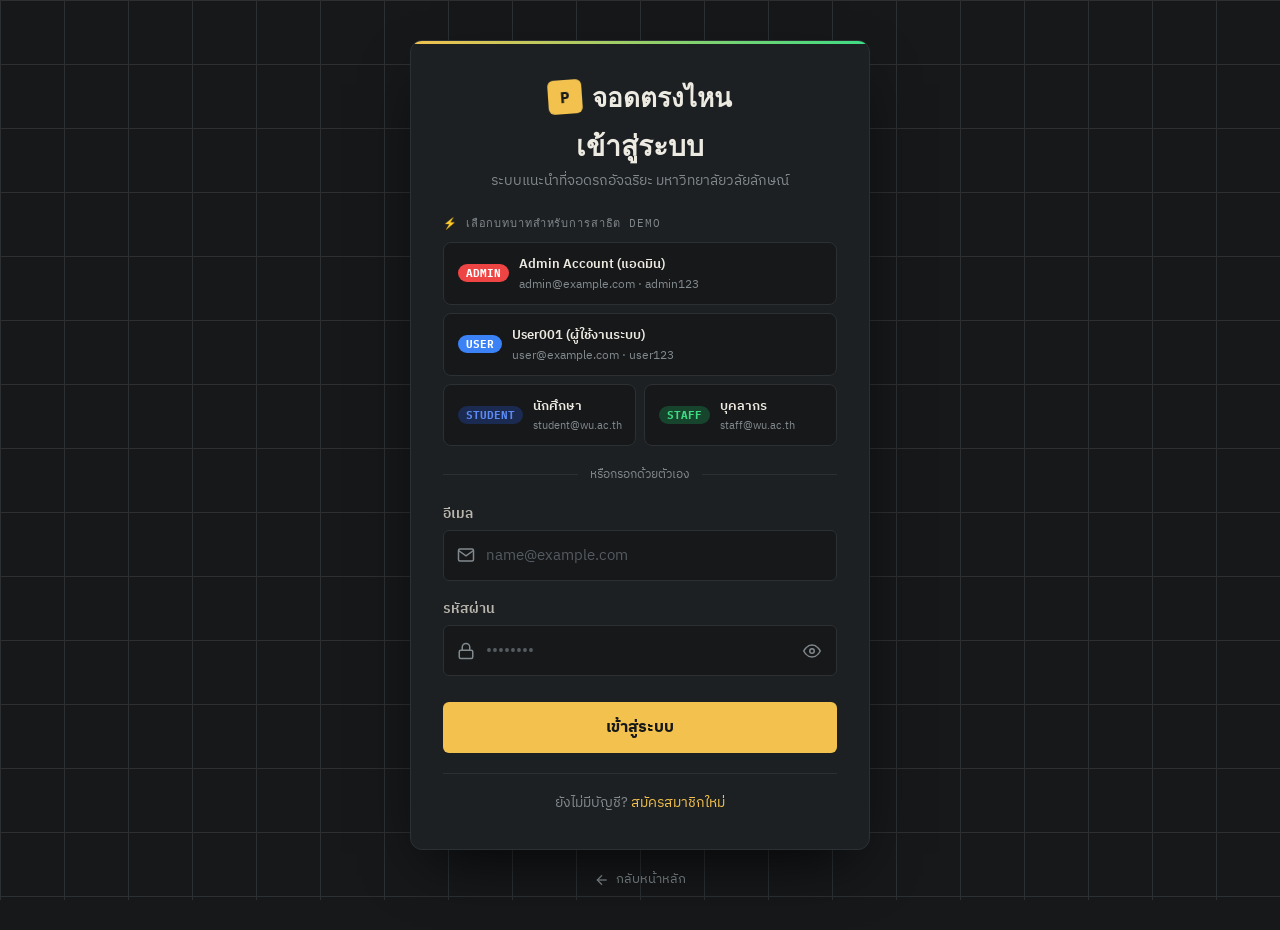
<file: pages/admin/ticket-detail.html>
<!DOCTYPE html>
<html lang="th">
<head>
  <meta charset="UTF-8">
  <meta name="viewport" content="width=device-width, initial-scale=1.0">
  <title>รายละเอียด Ticket — Admin Portal</title>
  <meta name="description" content="หน้าจัดการและตอบกลับ Ticket สำหรับ Admin">
  <link rel="stylesheet" href="../../css/style.css">
  <link rel="stylesheet" href="../../components/AuthLayout.css">
  <style>
    .admin-header-tag {
      font-family: var(--font-mono); font-size: 11px; color: #ef4444;
      background: rgba(239, 68, 68, 0.15); border: 1px solid rgba(239, 68, 68, 0.3);
      padding: 3px 8px; border-radius: 4px; font-weight: 700;
    }
    .status-btn {
      padding: 8px 14px; border-radius: 8px; font-family: var(--font-mono); font-size: 12.5px;
      font-weight: 700; cursor: pointer; border: 1px solid var(--asphalt-line); background: var(--ink);
      color: var(--slate); transition: .2s;
    }
    .status-btn:hover { border-color: var(--concrete); color: var(--concrete); }
    .status-btn.active-OPEN        { background: rgba(59, 130, 246, 0.2); color: #60a5fa; border-color: #3b82f6; }
    .status-btn.active-IN_PROGRESS { background: rgba(245, 158, 11, 0.2); color: #fbbf24; border-color: #f59e0b; }
    .status-btn.active-RESOLVED    { background: rgba(34, 197, 94, 0.2);  color: #4ade80; border-color: #22c55e; }
    .status-btn.active-CLOSED      { background: rgba(148, 163, 184, 0.2); color: #cbd5e1; border-color: #94a3b8; }
  </style>
</head>
<body>

<div id="toast-container"></div>

<!-- ── HEADER ─────────────────────────────────────────────────────────────── -->
<header>
  <div class="nav">
    <a href="./dashboard.html" class="logo">
      <span class="mark" style="background:#ef4444;color:#fff;">A</span>
      <span>Admin Dashboard</span>
      <span class="admin-header-tag">ADMIN PORTAL</span>
    </a>

    <nav class="nav-links">
      <a href="./dashboard.html">แดชบอร์ด Ticket</a>
    </nav>

    <div class="user-nav">
      <div class="user-pill" style="border-color:rgba(239,68,68,0.4);">
        <div class="user-avatar" id="navAvatar" style="background:#ef4444;color:#fff;">A</div>
        <span id="navName">Admin</span>
      </div>
      <button class="logout-btn" id="logoutBtn">
        <svg width="14" height="14" viewBox="0 0 24 24" fill="none" stroke="currentColor" stroke-width="2" style="display:inline;vertical-align:middle;margin-right:4px;"><path d="M9 21H5a2 2 0 0 1-2-2V5a2 2 0 0 1 2-2h4"/><polyline points="16 17 21 12 16 7"/><line x1="21" y1="12" x2="9" y2="12"/></svg>
        ออกจากระบบ
      </button>
    </div>
  </div>
</header>

<!-- ── MAIN ───────────────────────────────────────────────────────────────── -->
<main class="page-main" style="max-width: 900px; margin: 0 auto; padding: 24px;">

  <!-- Back Link -->
  <div style="margin-bottom: 20px;">
    <a href="./dashboard.html" style="color:var(--slate);font-size:13px;display:inline-flex;align-items:center;gap:6px;text-decoration:none;">
      <svg width="14" height="14" viewBox="0 0 24 24" fill="none" stroke="currentColor" stroke-width="2"><polyline points="15 18 9 12 15 6"/></svg>
      กลับไปยัง Admin Dashboard
    </a>
  </div>

  <!-- Loading State -->
  <div id="ticketLoading" style="text-align:center;padding:60px;color:var(--slate);">
    <div class="spinner" style="width:28px;height:28px;border-width:3px;margin:0 auto 12px;color:var(--road-yellow);"></div>
    <div>กำลังโหลดข้อมูล Ticket...</div>
  </div>

  <!-- Not Found State -->
  <div id="notFoundState" style="display:none;text-align:center;padding:60px 20px;background:var(--ink-2);border:1px dashed var(--asphalt-line);border-radius:12px;">
    <div style="font-size:40px;margin-bottom:12px;">⚠️</div>
    <div style="font-size:18px;font-weight:700;color:var(--concrete);margin-bottom:6px;">ไม่พบข้อมูล Ticket</div>
    <div style="font-size:14px;color:var(--slate);margin-bottom:20px;">Ticket ID ที่ระบุไม่ถูกต้องหรือถูกลบไปแล้ว</div>
    <a href="./dashboard.html" class="btn btn-primary">กลับ Admin Dashboard</a>
  </div>

  <!-- Main Content -->
  <div id="ticketContent" style="display:none;">

    <!-- Ticket Header Info Card -->
    <div class="detail-card" style="margin-bottom:24px;">
      <div style="display:flex;justify-content:space-between;align-items:flex-start;flex-wrap:wrap;gap:12px;margin-bottom:16px;">
        <div>
          <div style="display:flex;align-items:center;gap:10px;margin-bottom:6px;">
            <span style="font-family:var(--font-mono);font-weight:800;color:var(--road-yellow);font-size:18px;" id="tktId">TKT-0000</span>
            <span class="badge-category" id="tktCategory">Category</span>
          </div>
          <h1 style="font-size:22px;margin:0;color:var(--concrete);" id="tktSubject">Subject</h1>
        </div>
        <div style="display:flex;gap:8px;align-items:center;" id="tktBadges">
          <!-- Badges injected via JS -->
        </div>
      </div>

      <!-- User Info Strip -->
      <div style="background:var(--ink);padding:12px 16px;border-radius:8px;border:1px solid var(--asphalt-line);margin-bottom:18px;display:flex;align-items:center;justify-content:space-between;flex-wrap:wrap;gap:12px;font-size:13px;">
        <div style="display:flex;align-items:center;gap:10px;">
          <div style="width:36px;height:36px;border-radius:50%;background:var(--road-yellow);color:var(--ink);display:flex;align-items:center;justify-content:center;font-weight:800;font-family:var(--font-mono);" id="userAvatar">U</div>
          <div>
            <div style="font-weight:700;color:var(--concrete);" id="tktUserName">User Name</div>
            <div style="color:var(--slate);font-size:12px;" id="tktUserEmail">user@example.com</div>
          </div>
        </div>
        <div style="color:var(--slate);font-size:12.5px;">
          📅 วันที่แจ้ง: <span id="tktDate" style="color:var(--concrete-dim);">—</span>
        </div>
      </div>

      <!-- Problem Description -->
      <div style="margin-bottom:12px;">
        <div style="font-size:12px;font-family:var(--font-mono);color:var(--slate);text-transform:uppercase;letter-spacing:.06em;margin-bottom:6px;">รายละเอียดปัญหา:</div>
        <div style="font-size:15px;color:var(--concrete);line-height:1.7;background:rgba(255,255,255,0.02);padding:14px 16px;border-radius:8px;border:1px solid var(--asphalt-line);white-space:pre-wrap;" id="tktDesc">
          Description...
        </div>
      </div>
    </div>

    <!-- Admin Actions: Update Status Card -->
    <div class="detail-card" style="margin-bottom:24px;">
      <h3 style="margin-bottom:12px;display:flex;align-items:center;gap:8px;font-size:16px;">
        <svg width="18" height="18" viewBox="0 0 24 24" fill="none" stroke="var(--road-yellow)" stroke-width="2"><circle cx="12" cy="12" r="10"/><polyline points="12 6 12 12 16 14"/></svg>
        อัปเดตสถานะ Ticket (Change Status)
      </h3>
      <div style="display:flex;gap:10px;flex-wrap:wrap;">
        <button type="button" class="status-btn" data-status="OPEN" onclick="handleStatusChange('OPEN')">● OPEN (รอดำเนินการ)</button>
        <button type="button" class="status-btn" data-status="IN_PROGRESS" onclick="handleStatusChange('IN_PROGRESS')">● IN_PROGRESS (กำลังดำเนินการ)</button>
        <button type="button" class="status-btn" data-status="RESOLVED" onclick="handleStatusChange('RESOLVED')">● RESOLVED (แก้ไขแล้ว)</button>
        <button type="button" class="status-btn" data-status="CLOSED" onclick="handleStatusChange('CLOSED')">● CLOSED (ปิดเคส)</button>
      </div>
    </div>

    <!-- Reply Section Card -->
    <div class="detail-card">
      <h3 style="margin-bottom:16px;display:flex;align-items:center;gap:8px;font-size:16px;">
        <svg width="18" height="18" viewBox="0 0 24 24" fill="none" stroke="var(--road-yellow)" stroke-width="2"><path d="M21 15a2 2 0 0 1-2 2H7l-4 4V5a2 2 0 0 1 2-2h14a2 2 0 0 1 2 2z"/></svg>
        ประวัติการตอบกลับ & ตอบกลับผู้ใช้ (Replies)
      </h3>

      <!-- Reply Form -->
      <form id="replyForm" style="margin-bottom:24px;">
        <div class="form-group">
          <label class="form-label" for="replyMsg">ข้อความตอบกลับจาก Admin</label>
          <textarea id="replyMsg" class="form-control" rows="4" placeholder="พิมพ์ข้อความตอบกลับหรือคำแนะนำเพื่อช่วยเหลือผู้ใช้งาน..." style="padding:12px 14px;resize:vertical;" required></textarea>
        </div>
        <div style="display:flex;justify-content:flex-end;">
          <button type="submit" class="btn btn-primary" id="sendReplyBtn" style="padding:10px 24px;">
            <svg width="16" height="16" viewBox="0 0 24 24" fill="none" stroke="currentColor" stroke-width="2"><line x1="22" y1="2" x2="11" y2="13"/><polygon points="22 2 15 22 11 13 2 9 22 2"/></svg>
            ส่งข้อความตอบกลับ
          </button>
        </div>
      </form>

      <!-- Existing Replies Thread -->
      <div id="repliesList" class="reply-thread">
        <!-- Injected via JS -->
      </div>
    </div>

  </div>

</main>

<footer>
  Admin Portal · Smart Parking System · มหาวิทยาลัยวลัยลักษณ์
</footer>

<!-- ── SCRIPTS ─────────────────────────────────────────────────────────────── -->
<script src="../../utils/auth.js"></script>
<script src="../../mock/tickets.js"></script>
<script src="../../api/ticketApi.js"></script>
<script src="../../components/ProtectedRoute.js"></script>
<script src="../../components/AuthLayout.js"></script>

<script>
  function showToast(msg, type = 'default') {
    const c = document.getElementById('toast-container');
    const t = document.createElement('div');
    t.className = `toast toast-${type}`;
    t.innerHTML = `<span>${msg}</span>`;
    c.appendChild(t);
    setTimeout(() => { t.classList.add('toast-out'); setTimeout(() => t.remove(), 300); }, 3500);
  }

  // Guard ADMIN route
  ProtectedRoute.guard({ requireAuth: true, allowedRoles: ['ADMIN'] });
  const adminUser = ProtectedRoute.getUser();

  if (adminUser) {
    document.getElementById('navAvatar').textContent = (adminUser.name || 'A').charAt(0).toUpperCase();
    document.getElementById('navName').textContent   = adminUser.name;
  }

  const urlParams = new URLSearchParams(window.location.search);
  const ticketId  = urlParams.get('id');

  let currentTicket = null;

  const STATUS_CONFIG = {
    OPEN:        { label: 'OPEN', class: 'badge-status-OPEN' },
    IN_PROGRESS: { label: 'IN PROGRESS', class: 'badge-status-IN_PROGRESS' },
    RESOLVED:    { label: 'RESOLVED', class: 'badge-status-RESOLVED' },
    CLOSED:      { label: 'CLOSED', class: 'badge-status-CLOSED' },
  };

  const PRIORITY_CONFIG = {
    Low:    { label: 'Low', class: 'badge-priority-Low' },
    Medium: { label: 'Medium', class: 'badge-priority-Medium' },
    High:   { label: 'High', class: 'badge-priority-High' },
    Urgent: { label: 'Urgent', class: 'badge-priority-Urgent' },
  };

  async function loadTicketDetails() {
    const loadingEl  = document.getElementById('ticketLoading');
    const notFoundEl = document.getElementById('notFoundState');
    const contentEl  = document.getElementById('ticketContent');

    if (!ticketId) {
      loadingEl.style.display  = 'none';
      notFoundEl.style.display = 'block';
      return;
    }

    try {
      currentTicket = await ticketApi.getTicketById(ticketId);
      loadingEl.style.display = 'none';

      if (!currentTicket) {
        notFoundEl.style.display = 'block';
        return;
      }

      contentEl.style.display = 'block';
      renderTicketUI(currentTicket);

    } catch (err) {
      loadingEl.style.display = 'none';
      showToast('❌ เกิดข้อผิดพลาดในการโหลดรายละเอียด Ticket', 'error');
      console.error(err);
    }
  }

  function renderTicketUI(ticket) {
    document.getElementById('tktId').textContent       = ticket.id;
    document.getElementById('tktCategory').textContent = ticket.category || 'General';
    document.getElementById('tktSubject').textContent  = ticket.subject;
    document.getElementById('tktDesc').textContent     = ticket.description;
    document.getElementById('tktUserName').textContent = ticket.userName || 'User';
    document.getElementById('tktUserEmail').textContent= ticket.userEmail || '';
    document.getElementById('userAvatar').textContent  = (ticket.userName || 'U').charAt(0).toUpperCase();
    document.getElementById('tktDate').textContent     = ticket.createdAt ? new Date(ticket.createdAt).toLocaleString('th-TH') : '—';

    // Render Badges
    const st = STATUS_CONFIG[ticket.status]     || { label: ticket.status, class: 'badge-status-OPEN' };
    const pr = PRIORITY_CONFIG[ticket.priority] || { label: ticket.priority, class: 'badge-priority-Medium' };

    document.getElementById('tktBadges').innerHTML = `
      <span class="${pr.class}">${pr.label}</span>
      <span class="${st.class}">${st.label}</span>
    `;

    // Highlight active status button
    document.querySelectorAll('.status-btn').forEach(btn => {
      const bStatus = btn.dataset.status;
      btn.className = `status-btn ${bStatus === ticket.status ? 'active-' + bStatus : ''}`;
    });

    // Render Replies
    renderReplies(ticket.replies || []);
  }

  function renderReplies(replies) {
    const repliesContainer = document.getElementById('repliesList');

    if (!replies || replies.length === 0) {
      repliesContainer.innerHTML = `<div style="color:var(--slate);font-size:13.5px;font-style:italic;padding:8px 0;">ยังไม่มีข้อความตอบกลับในระบบ</div>`;
      return;
    }

    repliesContainer.innerHTML = replies.map(r => `
      <div class="reply-bubble admin-reply" style="width:100%;max-width:100%;">
        <div class="reply-header">
          <span class="reply-sender">👨‍💼 ${r.senderName || 'Admin'}</span>
          <span class="reply-time">${new Date(r.createdAt).toLocaleString('th-TH')}</span>
        </div>
        <div class="reply-body">${r.message}</div>
      </div>
    `).join('');
  }

  // Handle Status Update
  async function handleStatusChange(newStatus) {
    if (!currentTicket) return;
    if (currentTicket.status === newStatus) return;

    try {
      const updated = await ticketApi.updateTicketStatus(currentTicket.id, newStatus);
      currentTicket = updated;
      renderTicketUI(updated);
      showToast(`✅ อัปเดตสถานะ Ticket เป็น ${newStatus} สำเร็จ!`, 'success');
    } catch (err) {
      showToast('❌ ไม่สามารถอัปเดตสถานะได้', 'error');
      console.error(err);
    }
  }

  // Handle Send Reply Form
  const replyForm    = document.getElementById('replyForm');
  const replyMsgEl   = document.getElementById('replyMsg');
  const sendReplyBtn = document.getElementById('sendReplyBtn');

  replyForm.addEventListener('submit', async (e) => {
    e.preventDefault();
    const msg = replyMsgEl.value.trim();
    if (!msg) return;

    AuthLayout.setButtonLoading(sendReplyBtn, true, 'กำลังส่งคำตอบ...');

    try {
      const updated = await ticketApi.addTicketReply(currentTicket.id, {
        senderId: adminUser.id || 'admin-001',
        senderName: adminUser.name || 'Admin',
        message: msg
      });

      currentTicket = updated;
      replyMsgEl.value = '';
      AuthLayout.setButtonLoading(sendReplyBtn, false, 'ส่งข้อความตอบกลับ');
      renderTicketUI(updated);
      showToast('✅ ส่งข้อความตอบกลับเรียบร้อยแล้ว', 'success');

    } catch (err) {
      AuthLayout.setButtonLoading(sendReplyBtn, false, 'ส่งข้อความตอบกลับ');
      showToast('❌ เกิดข้อผิดพลาด ไม่สามารถส่งคำตอบได้', 'error');
      console.error(err);
    }
  });

  document.getElementById('logoutBtn').addEventListener('click', async () => {
    await authService.logout();
    window.location.href = '../login.html';
  });

  loadTicketDetails();
</script>
</body>
</html>
</file>
<file: css/style.css>
/* ==========================================================================
   จอดตรงไหน @ Walailak University — Main Design System & UI Styles
   ========================================================================== */

@import url('https://fonts.googleapis.com/css2?family=Barlow+Condensed:wght@500;600;700;800&family=IBM+Plex+Sans+Thai:wght@400;500;600;700&family=IBM+Plex+Mono:wght@500;600;700&display=swap');

:root {
  --ink: #16181a;
  --ink-2: #1e2124;
  --ink-3: #262a2d;
  --asphalt-line: #2c3033;
  --concrete: #edeae2;
  --concrete-dim: #b9b6ae;
  --slate: #82898d;
  --road-yellow: #f2c14e;
  --road-yellow-hover: #ffd873;
  --road-yellow-dim: #7a642a;
  --go-green: #3ddc84;
  --go-green-dim: #17442c;
  --stop-red: #ef5b5b;
  --stop-red-dim: #4a2323;
  --warn-amber: #f2994a;
  --blue: #5b8af2;
  --blue-dim: #1a2a50;
  --radius: 6px;
  --font-display: 'Barlow Condensed', sans-serif;
  --font-body: 'IBM Plex Sans Thai', sans-serif;
  --font-mono: 'IBM Plex Mono', monospace;
}

*{box-sizing:border-box;margin:0;padding:0;}
html{scroll-behavior:smooth;height:100%;}
body{
  background:var(--ink);color:var(--concrete);
  font-family:var(--font-body);line-height:1.5;min-height:100vh;
  background-image:
    linear-gradient(var(--asphalt-line) 1px,transparent 1px),
    linear-gradient(90deg,var(--asphalt-line) 1px,transparent 1px);
  background-size:64px 64px;background-attachment:fixed;
  display:flex;flex-direction:column;
}
a{color:var(--road-yellow);text-decoration:none;transition:color .2s;}
a:hover{color:var(--road-yellow-hover);text-decoration:underline;}
img,svg{display:block;}

@media(prefers-reduced-motion:reduce){
  *{animation-duration:.001ms!important;transition-duration:.001ms!important;}
}

/* ── COMMON BUTTONS ──────────────────────────────────────────────────────── */
.btn{
  display:inline-flex;align-items:center;justify-content:center;gap:8px;
  font-family:var(--font-body);font-weight:600;font-size:15px;
  padding:12px 24px;border-radius:var(--radius);border:none;cursor:pointer;
  transition:all .2s ease;user-select:none;
}
.btn:focus-visible,input:focus-visible,select:focus-visible{
  outline:2px solid var(--road-yellow);outline-offset:2px;
}
.btn-primary{background:var(--road-yellow);color:var(--ink);font-weight:700;}
.btn-primary:hover:not(:disabled){background:var(--road-yellow-hover);box-shadow:0 4px 16px rgba(242,193,78,.25);transform:translateY(-1px);}
.btn-ghost{background:transparent;border:1px solid var(--asphalt-line);color:var(--concrete);}
.btn-ghost:hover:not(:disabled){border-color:var(--slate);background:rgba(255,255,255,.03);}
.btn-danger{background:var(--stop-red-dim);color:var(--stop-red);border:1px solid var(--stop-red);}
.btn-danger:hover:not(:disabled){background:var(--stop-red);color:#fff;}
.btn:disabled{opacity:.6;cursor:not-allowed;transform:none!important;}

/* ── SPINNER ─────────────────────────────────────────────────────────────── */
.spinner{
  width:18px;height:18px;border:2px solid currentColor;
  border-right-color:transparent;border-radius:50%;
  animation:spin .75s linear infinite;display:inline-block;
}
@keyframes spin{to{transform:rotate(360deg);}}

/* ── ALERTS ──────────────────────────────────────────────────────────────── */
.alert{
  padding:14px 16px;border-radius:var(--radius);font-size:14px;
  display:flex;align-items:flex-start;gap:12px;margin-bottom:20px;
  line-height:1.4;animation:fadeIn .25s ease-out;
}
.alert-error{background:var(--stop-red-dim);border:1px solid var(--stop-red);color:#ff9999;}
.alert-success{background:var(--go-green-dim);border:1px solid var(--go-green);color:#8cffc1;}
.alert svg{flex-shrink:0;margin-top:2px;}
@keyframes fadeIn{from{opacity:0;transform:translateY(-4px);}to{opacity:1;transform:translateY(0);}}

/* ── TOAST NOTIFICATIONS ─────────────────────────────────────────────────── */
#toast-container{
  position:fixed;top:24px;right:24px;z-index:9999;
  display:flex;flex-direction:column;gap:12px;pointer-events:none;
}
.toast{
  background:var(--ink-2);border:1px solid var(--asphalt-line);
  color:var(--concrete);padding:14px 20px;border-radius:10px;
  font-size:14px;box-shadow:0 8px 32px rgba(0,0,0,.5);
  display:flex;align-items:center;gap:12px;min-width:260px;max-width:360px;
  animation:toastIn .3s cubic-bezier(.175,.885,.32,1.275) forwards;
  pointer-events:auto;border-left:3px solid var(--road-yellow);
}
.toast.toast-success{border-left-color:var(--go-green);}
.toast.toast-error{border-left-color:var(--stop-red);}
.toast.toast-info{border-left-color:var(--blue);}
.toast.toast-out{animation:toastOut .25s ease-in forwards;}
@keyframes toastIn{from{opacity:0;transform:translateX(40px);}to{opacity:1;transform:translateX(0);}}
@keyframes toastOut{to{opacity:0;transform:translateX(40px);}}

/* ── AUTH LAYOUT (Login / Register) ─────────────────────────────────────── */
.auth-container{
  min-height:100vh;display:flex;flex-direction:column;
  justify-content:center;align-items:center;padding:40px 20px;
}
.auth-card{
  width:100%;max-width:460px;
  background:rgba(30,33,36,.95);border:1px solid var(--asphalt-line);
  border-radius:12px;padding:36px 32px;
  box-shadow:0 24px 60px -20px rgba(0,0,0,.85);backdrop-filter:blur(12px);
  position:relative;overflow:hidden;
}
.auth-card::before{
  content:'';position:absolute;top:0;left:0;right:0;height:3px;
  background:linear-gradient(90deg,var(--road-yellow),var(--go-green));
}
.auth-brand{display:flex;flex-direction:column;align-items:center;text-align:center;margin-bottom:24px;}
.auth-logo{
  display:flex;align-items:center;gap:10px;
  font-family:var(--font-display);font-weight:800;font-size:26px;
  color:var(--concrete);text-decoration:none!important;margin-bottom:8px;
}
.auth-logo .mark{
  width:34px;height:34px;border-radius:6px;background:var(--road-yellow);
  display:flex;align-items:center;justify-content:center;
  color:var(--ink);font-family:var(--font-mono);font-weight:800;font-size:16px;
  transform:rotate(-4deg);
}
.auth-title{font-family:var(--font-display);font-weight:700;font-size:28px;margin-bottom:4px;}
.auth-subtitle{font-size:14px;color:var(--slate);}

/* Quick-role buttons on Login */
.role-quick-btns{display:flex;flex-direction:column;gap:8px;margin-bottom:20px;}
.role-quick-btn{
  display:flex;align-items:center;gap:10px;padding:10px 14px;
  border:1px solid var(--asphalt-line);border-radius:8px;
  background:var(--ink);cursor:pointer;font-family:var(--font-body);
  font-size:13px;color:var(--concrete-dim);transition:all .2s;text-align:left;
}
.role-quick-btn:hover{border-color:var(--road-yellow);color:var(--concrete);background:rgba(242,193,78,.06);}
.role-quick-btn .rbadge{
  font-family:var(--font-mono);font-size:11px;padding:2px 8px;border-radius:10px;
  white-space:nowrap;font-weight:700;
}
.rbadge-student{background:var(--blue-dim);color:var(--blue);}
.rbadge-staff{background:var(--go-green-dim);color:var(--go-green);}
.rbadge-guest{background:var(--road-yellow-dim);color:var(--road-yellow);}

/* Form Controls */
.form-group{margin-bottom:18px;display:flex;flex-direction:column;gap:6px;}
.form-label{font-size:13.5px;font-weight:600;color:var(--concrete-dim);}
.input-wrapper{position:relative;display:flex;align-items:center;}
.input-icon{position:absolute;left:14px;color:var(--slate);pointer-events:none;}
.form-control{
  width:100%;background:var(--ink);border:1px solid var(--asphalt-line);
  border-radius:var(--radius);color:var(--concrete);
  font-family:var(--font-body);font-size:15px;padding:12px 14px 12px 42px;
  transition:border-color .2s,box-shadow .2s;
}
.form-control::placeholder{color:#555b60;}
.form-control:focus{border-color:var(--road-yellow);outline:none;box-shadow:0 0 0 3px rgba(242,193,78,.15);}
.form-control.is-invalid{border-color:var(--stop-red);}
.toggle-password{
  position:absolute;right:12px;background:none;border:none;
  color:var(--slate);cursor:pointer;padding:4px;display:flex;
  align-items:center;transition:color .2s;
}
.toggle-password:hover{color:var(--concrete);}
.field-error{font-size:12px;color:var(--stop-red);margin-top:2px;display:flex;align-items:center;gap:4px;}

.demo-box{
  background:rgba(44,48,51,.4);border:1px dashed var(--asphalt-line);
  border-radius:8px;padding:12px 14px;margin-bottom:20px;
  font-size:12.5px;color:var(--concrete-dim);
}
.demo-box-head{
  display:flex;justify-content:space-between;align-items:center;
  font-family:var(--font-mono);font-weight:600;color:var(--road-yellow);margin-bottom:6px;
}
.demo-fill-btn{
  background:none;border:1px solid var(--road-yellow-dim);color:var(--road-yellow);
  font-size:11px;padding:2px 8px;border-radius:4px;cursor:pointer;
}
.demo-fill-btn:hover{background:var(--road-yellow-dim);}
.auth-switch{
  text-align:center;margin-top:20px;padding-top:18px;
  border-top:1px solid var(--asphalt-line);font-size:14px;color:var(--slate);
}
.back-home{
  display:inline-flex;align-items:center;gap:6px;font-size:13px;
  color:var(--slate);margin-top:20px;transition:color .2s;text-decoration:none;
}
.back-home:hover{color:var(--concrete);text-decoration:none;}

/* ── HEADER / NAV ────────────────────────────────────────────────────────── */
header{
  position:sticky;top:0;z-index:50;
  background:rgba(22,24,26,.9);backdrop-filter:blur(12px);
  border-bottom:1px solid var(--asphalt-line);
}
.nav{
  display:flex;align-items:center;justify-content:space-between;
  padding:14px 28px;max-width:1240px;margin:0 auto;gap:16px;
}
.logo{
  display:flex;align-items:center;gap:10px;
  font-family:var(--font-display);font-weight:700;font-size:22px;
  color:var(--concrete);text-decoration:none;flex-shrink:0;
}
.logo .mark{
  width:30px;height:30px;border-radius:6px;background:var(--road-yellow);
  display:flex;align-items:center;justify-content:center;
  color:var(--ink);font-family:var(--font-mono);font-weight:800;font-size:14px;
  transform:rotate(-4deg);
}
.nav-links{display:flex;gap:22px;font-size:14.5px;}
.nav-links a{color:var(--slate);text-decoration:none;transition:color .2s;}
.nav-links a:hover,.nav-links a.active{color:var(--concrete);text-decoration:none;}
.user-nav{display:flex;align-items:center;gap:12px;flex-shrink:0;}
.user-pill{
  display:flex;align-items:center;gap:10px;
  background:var(--ink-2);border:1px solid var(--asphalt-line);
  padding:6px 14px;border-radius:20px;font-size:13.5px;
}
.user-avatar{
  width:26px;height:26px;border-radius:50%;
  background:var(--road-yellow-dim);color:var(--road-yellow);
  display:flex;align-items:center;justify-content:center;
  font-weight:700;font-size:12px;font-family:var(--font-mono);flex-shrink:0;
}
.logout-btn{
  background:var(--stop-red-dim);color:var(--stop-red);
  border:1px solid var(--stop-red);font-size:13px;padding:6px 14px;
  border-radius:4px;cursor:pointer;font-family:var(--font-body);transition:all .2s;
}
.logout-btn:hover{background:var(--stop-red);color:#fff;}

/* ── DASHBOARD LAYOUT ────────────────────────────────────────────────────── */
.dashboard{max-width:1240px;margin:0 auto;padding:32px 24px 64px;flex:1;}

/* Role Badge */
.role-badge{
  display:inline-flex;align-items:center;gap:6px;
  font-family:var(--font-mono);font-size:11.5px;font-weight:700;
  padding:4px 12px;border-radius:20px;letter-spacing:.04em;
}
.role-student{background:var(--blue-dim);color:var(--blue);border:1px solid #2a4a8a;}
.role-staff{background:var(--go-green-dim);color:var(--go-green);border:1px solid #245537;}
.role-guest{background:var(--road-yellow-dim);color:var(--road-yellow);border:1px solid #5a4820;}

/* User Welcome Card */
.welcome-card{
  background:var(--ink-2);border:1px solid var(--asphalt-line);
  border-radius:12px;padding:24px 28px;margin-bottom:28px;
  display:flex;align-items:flex-start;justify-content:space-between;
  gap:20px;flex-wrap:wrap;position:relative;overflow:hidden;
}
.welcome-card::after{
  content:'WU';position:absolute;right:24px;top:50%;transform:translateY(-50%);
  font-family:var(--font-display);font-size:120px;font-weight:800;
  color:rgba(255,255,255,.025);letter-spacing:-.02em;pointer-events:none;
  line-height:1;
}
.welcome-info{flex:1;min-width:0;}
.welcome-name{font-family:var(--font-display);font-weight:800;font-size:32px;line-height:1.1;margin:8px 0 4px;}
.welcome-sub{font-size:14px;color:var(--slate);}
.welcome-detail{
  margin-top:12px;padding:12px 16px;background:rgba(0,0,0,.2);
  border-radius:8px;border:1px solid var(--asphalt-line);font-size:13px;
  display:flex;flex-wrap:wrap;gap:16px;
}
.welcome-detail-item{display:flex;align-items:center;gap:6px;color:var(--concrete-dim);}
.welcome-detail-item b{color:var(--concrete);}

/* Context Panel (class/office/location info) */
.context-panel{
  background:var(--ink-2);border:1px solid var(--asphalt-line);
  border-radius:12px;padding:20px 24px;margin-bottom:28px;
}
.context-panel-title{
  font-family:var(--font-display);font-weight:700;font-size:20px;
  margin-bottom:14px;display:flex;align-items:center;gap:10px;
}
.context-panel-title svg{color:var(--road-yellow);}
.class-row{
  display:flex;align-items:center;gap:14px;padding:12px 0;
  border-bottom:1px dashed var(--asphalt-line);
}
.class-row:last-child{border-bottom:none;}
.class-row.active-class{
  background:rgba(242,193,78,.06);border-radius:8px;
  padding:12px 14px;border-bottom:none;margin-bottom:2px;
  border:1px solid rgba(242,193,78,.2);
}
.class-time{
  font-family:var(--font-mono);font-size:12px;color:var(--slate);
  min-width:100px;flex-shrink:0;
}
.class-building{font-size:14px;font-weight:600;}
.class-day{
  font-family:var(--font-mono);font-size:11px;color:var(--road-yellow);
  background:var(--road-yellow-dim);padding:2px 8px;border-radius:10px;
}
.active-label{
  font-family:var(--font-mono);font-size:11px;padding:3px 8px;border-radius:10px;
  background:var(--go-green-dim);color:var(--go-green);animation:pulse 2s infinite;
}
@keyframes pulse{
  0%{box-shadow:0 0 0 0 rgba(61,220,132,.4);}
  70%{box-shadow:0 0 0 6px rgba(61,220,132,0);}
  100%{box-shadow:0 0 0 0 rgba(61,220,132,0);}
}

/* ── SEARCH ──────────────────────────────────────────────────────────────── */
.search-wrap{position:relative;margin-bottom:32px;}
.search-box{
  display:flex;align-items:center;gap:12px;
  background:var(--ink-2);border:1px solid var(--asphalt-line);
  border-radius:10px;padding:14px 18px;transition:border-color .2s;
}
.search-box:focus-within{border-color:var(--road-yellow);box-shadow:0 0 0 3px rgba(242,193,78,.1);}
.search-box svg{color:var(--slate);flex-shrink:0;}
.search-input{
  background:none;border:none;color:var(--concrete);
  font-family:var(--font-body);font-size:16px;width:100%;
}
.search-input::placeholder{color:var(--slate);}
.search-input:focus{outline:none;}
.search-clear{
  background:none;border:none;color:var(--slate);cursor:pointer;
  display:none;padding:4px;align-items:center;
}
.search-clear.show{display:flex;}

.search-dropdown{
  position:absolute;top:calc(100% + 6px);left:0;right:0;
  background:var(--ink-2);border:1px solid var(--road-yellow);
  border-radius:10px;overflow:hidden;z-index:100;
  box-shadow:0 16px 40px rgba(0,0,0,.6);
  animation:fadeIn .15s ease-out;
}
.search-dropdown-section{padding:10px 0;}
.search-dropdown-label{
  font-family:var(--font-mono);font-size:10px;color:var(--slate);
  letter-spacing:.08em;padding:0 16px 8px;text-transform:uppercase;
}
.search-result-row{
  display:flex;align-items:center;gap:12px;
  padding:10px 16px;cursor:pointer;transition:background .15s;
}
.search-result-row:hover{background:rgba(255,255,255,.04);}
.search-result-icon{flex-shrink:0;}
.search-result-name{font-size:14px;font-weight:600;}
.search-result-sub{font-size:12px;color:var(--slate);margin-top:1px;}
.search-no-results{padding:20px 16px;text-align:center;color:var(--slate);font-size:14px;}

/* ── RECOMMENDATION SECTION ──────────────────────────────────────────────── */
.rec-header{
  display:flex;align-items:flex-end;justify-content:space-between;
  margin-bottom:20px;gap:16px;flex-wrap:wrap;
}
.rec-title{font-family:var(--font-display);font-weight:700;font-size:28px;}
.rec-reason{font-size:13.5px;color:var(--slate);max-width:500px;}
.rec-reason-box{
  background:rgba(242,193,78,.07);border:1px solid rgba(242,193,78,.2);
  border-radius:8px;padding:10px 14px;margin-bottom:20px;
  font-size:13.5px;color:var(--concrete-dim);display:flex;align-items:flex-start;gap:10px;
}
.rec-reason-box svg{color:var(--road-yellow);flex-shrink:0;margin-top:2px;}

/* Loading skeleton */
.rec-loading{display:flex;gap:16px;flex-wrap:wrap;margin-top:8px;}
.skeleton-card{
  flex:1;min-width:260px;height:220px;border-radius:10px;
  background:linear-gradient(90deg,var(--ink-2) 25%,var(--ink-3) 50%,var(--ink-2) 75%);
  background-size:400% 100%;animation:shimmer 1.4s infinite;
}
@keyframes shimmer{0%{background-position:100% 50%;}100%{background-position:-100% 50%;}}

/* Parking Cards Grid */
.p-cards-grid{
  display:grid;grid-template-columns:repeat(auto-fill,minmax(280px,1fr));gap:16px;
}

/* ── PARKING CARD ────────────────────────────────────────────────────────── */
.p-card{
  background:var(--ink-2);border:1px solid var(--asphalt-line);
  border-radius:10px;padding:20px;position:relative;overflow:hidden;
  transition:border-color .2s,transform .2s,box-shadow .2s;
}
.p-card:hover{border-color:var(--slate);transform:translateY(-3px);box-shadow:0 12px 32px rgba(0,0,0,.4);}
.p-card-status-bar{position:absolute;top:0;left:0;width:4px;height:100%;border-radius:10px 0 0 10px;}
.p-card-rank{
  position:absolute;top:14px;left:18px;
  font-family:var(--font-mono);font-size:11px;font-weight:700;
  background:var(--road-yellow-dim);color:var(--road-yellow);
  padding:2px 8px;border-radius:10px;z-index:2;
}
.p-card-top{display:flex;justify-content:space-between;align-items:flex-start;gap:10px;margin-bottom:8px;}
.p-card-title{font-family:var(--font-display);font-weight:700;font-size:18px;line-height:1.2;padding-left:42px;}
.p-card-badge{font-family:var(--font-mono);font-size:11px;padding:3px 8px;border-radius:12px;white-space:nowrap;flex-shrink:0;}
.p-card-distance{font-size:12.5px;color:var(--slate);display:flex;align-items:center;gap:5px;margin-bottom:10px;}
.p-card-features{display:flex;flex-wrap:wrap;gap:6px;margin-bottom:14px;}
.p-card-feature-tag{
  font-size:11px;background:var(--ink-3);border:1px solid var(--asphalt-line);
  color:var(--concrete-dim);padding:2px 8px;border-radius:10px;
}
.p-card-meter{margin-bottom:14px;}
.p-card-meter-top{display:flex;justify-content:space-between;align-items:baseline;margin-bottom:6px;}
.p-card-count{font-family:var(--font-mono);font-weight:700;font-size:28px;}
.p-card-total{font-family:var(--font-mono);font-size:12px;color:var(--slate);}
.p-card-track{height:6px;background:var(--asphalt-line);border-radius:3px;overflow:hidden;}
.p-card-fill{height:100%;border-radius:3px;transition:width .6s ease;}
.p-card-fill.avail{background:var(--go-green);}
.p-card-fill.tight{background:var(--warn-amber);}
.p-card-fill.full{background:var(--stop-red);}
.p-card-footer{
  display:flex;justify-content:space-between;align-items:center;
  padding-top:12px;border-top:1px dashed var(--asphalt-line);
}
.p-card-hours{font-size:12px;color:var(--slate);}
.p-card-nav-btn{
  background:none;border:1px solid var(--asphalt-line);color:var(--concrete);
  font-family:var(--font-body);font-size:13px;padding:6px 14px;border-radius:4px;
  cursor:pointer;display:flex;align-items:center;gap:6px;transition:all .15s;
}
.p-card-nav-btn:hover{border-color:var(--road-yellow);color:var(--road-yellow);}

/* Guest Location Button */
.location-btn{
  display:flex;align-items:center;gap:8px;background:var(--blue-dim);
  border:1px solid var(--blue);color:var(--blue);padding:10px 18px;
  border-radius:8px;cursor:pointer;font-family:var(--font-body);
  font-size:14px;font-weight:600;transition:all .2s;
}
.location-btn:hover{background:var(--blue);color:#fff;}
.location-badge{
  display:inline-flex;align-items:center;gap:6px;
  background:var(--ink-3);border:1px solid var(--asphalt-line);
  color:var(--concrete-dim);padding:8px 14px;border-radius:8px;font-size:13px;
}

/* ── PROFILE PAGE ────────────────────────────────────────────────────────── */
main.page-main{max-width:1000px;margin:40px auto;padding:0 24px;flex:1;}
.page-title{
  font-family:var(--font-display);font-weight:800;font-size:36px;
  margin-bottom:24px;display:flex;align-items:center;gap:12px;
}
.grid-container{display:grid;grid-template-columns:300px 1fr;gap:24px;}
.profile-card{
  background:var(--ink-2);border:1px solid var(--asphalt-line);
  border-radius:10px;padding:28px 24px;text-align:center;
}
.avatar-large{
  width:80px;height:80px;border-radius:50%;margin:0 auto 16px;
  background:linear-gradient(135deg,var(--road-yellow),var(--warn-amber));
  color:var(--ink);display:flex;align-items:center;justify-content:center;
  font-family:var(--font-display);font-weight:800;font-size:36px;
  box-shadow:0 8px 24px rgba(242,193,78,.2);
}
.profile-name{font-family:var(--font-display);font-weight:700;font-size:24px;}
.profile-email{color:var(--slate);font-size:14px;margin-top:2px;}
.badge-member{
  display:inline-block;background:var(--go-green-dim);color:var(--go-green);
  font-family:var(--font-mono);font-size:11px;padding:4px 10px;border-radius:12px;margin-top:12px;
}
.detail-card{
  background:var(--ink-2);border:1px solid var(--asphalt-line);
  border-radius:10px;padding:28px;
}
.detail-card h3{
  font-family:var(--font-display);font-weight:700;font-size:22px;
  margin-bottom:20px;border-bottom:1px solid var(--asphalt-line);padding-bottom:12px;
}
.history-item{
  display:flex;justify-content:space-between;align-items:center;
  padding:14px 0;border-bottom:1px dashed var(--asphalt-line);
}
.history-item:last-child{border-bottom:none;}
.lot-title{font-weight:600;font-size:15px;}
.lot-time{font-size:12.5px;color:var(--slate);margin-top:2px;}
.history-price{font-family:var(--font-mono);color:var(--road-yellow);font-weight:700;}

/* ── SETTINGS ────────────────────────────────────────────────────────────── */
.settings-card{
  background:var(--ink-2);border:1px solid var(--asphalt-line);
  border-radius:10px;padding:28px;margin-bottom:24px;
}
.settings-card h3{
  font-family:var(--font-display);font-weight:700;font-size:22px;
  margin-bottom:20px;border-bottom:1px solid var(--asphalt-line);padding-bottom:12px;
}
.setting-item{
  display:flex;justify-content:space-between;align-items:center;
  padding:14px 0;border-bottom:1px dashed var(--asphalt-line);
}
.setting-item:last-child{border-bottom:none;}
.setting-info .title{font-weight:600;font-size:15px;}
.setting-info .desc{font-size:13px;color:var(--slate);margin-top:2px;}
.switch{position:relative;display:inline-block;width:44px;height:24px;}
.switch input{opacity:0;width:0;height:0;}
.slider{
  position:absolute;cursor:pointer;top:0;left:0;right:0;bottom:0;
  background-color:var(--asphalt-line);transition:.3s;border-radius:24px;
}
.slider:before{
  position:absolute;content:"";height:18px;width:18px;left:3px;bottom:3px;
  background-color:var(--concrete);transition:.3s;border-radius:50%;
}
input:checked+.slider{background-color:var(--road-yellow);}
input:checked+.slider:before{transform:translateX(20px);background-color:var(--ink);}

/* ── FOOTER ──────────────────────────────────────────────────────────────── */
footer{
  border-top:1px solid var(--asphalt-line);padding:24px 28px;
  text-align:center;color:var(--slate);font-size:13px;margin-top:auto;
}

/* ── RESPONSIVE ──────────────────────────────────────────────────────────── */
@media(max-width:768px){
  .nav-links{display:none;}
  .grid-container{grid-template-columns:1fr;}
  .welcome-card{flex-direction:column;}
  .p-cards-grid{grid-template-columns:1fr;}
}
@media(max-width:480px){
  .nav{padding:12px 16px;}
  .dashboard{padding:20px 16px 48px;}
  .auth-card{padding:28px 20px;}
  .user-pill span{display:none;}
}
}

/* ── TICKET SYSTEM STYLES ────────────────────────────────────────────────── */
.badge-status {
  display: inline-flex; align-items: center; gap: 6px;
  padding: 4px 10px; border-radius: 20px; font-size: 12px;
  font-family: var(--font-mono); font-weight: 700; text-transform: uppercase;
}
.badge-status-OPEN        { background: rgba(59, 130, 246, 0.15); color: #60a5fa; border: 1px solid rgba(59, 130, 246, 0.3); }
.badge-status-IN_PROGRESS { background: rgba(245, 158, 11, 0.15); color: #fbbf24; border: 1px solid rgba(245, 158, 11, 0.3); }
.badge-status-RESOLVED    { background: rgba(34, 197, 94, 0.15);  color: #4ade80; border: 1px solid rgba(34, 197, 94, 0.3); }
.badge-status-CLOSED      { background: rgba(148, 163, 184, 0.15); color: #cbd5e1; border: 1px solid rgba(148, 163, 184, 0.3); }

.badge-priority {
  display: inline-flex; align-items: center; gap: 4px;
  padding: 3px 8px; border-radius: 6px; font-size: 11px;
  font-family: var(--font-mono); font-weight: 600;
}
.badge-priority-Low    { background: #1e293b; color: #94a3b8; }
.badge-priority-Medium { background: #3b82f61a; color: #60a5fa; }
.badge-priority-High   { background: #f59e0b1a; color: #fbbf24; }
.badge-priority-Urgent { background: #ef44441a; color: #f87171; border: 1px solid #ef444440; animation: pulse 2s infinite; }

.badge-category {
  display: inline-block; padding: 2px 8px; border-radius: 4px;
  font-size: 12px; color: var(--slate); background: var(--asphalt-line);
}

.ticket-table-wrap {
  width: 100%; overflow-x: auto; background: var(--ink-2);
  border: 1px solid var(--asphalt-line); border-radius: 12px;
}
.ticket-table {
  width: 100%; border-collapse: collapse; text-align: left; font-size: 14px;
}
.ticket-table th {
  background: rgba(255,255,255,0.02); padding: 14px 16px;
  font-family: var(--font-mono); font-size: 11px; color: var(--slate);
  letter-spacing: .06em; text-transform: uppercase; border-bottom: 1px solid var(--asphalt-line);
}
.ticket-table td {
  padding: 14px 16px; border-bottom: 1px solid var(--asphalt-line);
  color: var(--concrete); vertical-align: middle;
}
.ticket-table tr:last-child td { border-bottom: none; }
.ticket-table tr:hover td { background: rgba(255,255,255,0.02); }

.filter-bar {
  display: flex; gap: 12px; flex-wrap: wrap; align-items: center;
  margin-bottom: 20px; background: var(--ink-2); padding: 16px;
  border: 1px solid var(--asphalt-line); border-radius: 12px;
}
.filter-group { display: flex; flex-direction: column; gap: 4px; flex: 1; min-width: 160px; }
.filter-label { font-size: 11px; font-family: var(--font-mono); color: var(--slate); text-transform: uppercase; }
.filter-select {
  background: var(--ink); color: var(--concrete); border: 1px solid var(--asphalt-line);
  padding: 8px 12px; border-radius: 8px; font-size: 13.5px; outline: none; transition: .2s;
}
.filter-select:focus { border-color: var(--road-yellow); }

.stats-grid {
  display: grid; grid-template-columns: repeat(auto-fit, minmax(160px, 1fr));
  gap: 16px; margin-bottom: 24px;
}
.stat-card {
  background: var(--ink-2); border: 1px solid var(--asphalt-line);
  border-radius: 12px; padding: 18px 20px; display: flex; flex-direction: column; gap: 4px;
}
.stat-value { font-family: var(--font-display); font-size: 28px; font-weight: 800; color: var(--concrete); }
.stat-label { font-size: 12px; color: var(--slate); }

.reply-thread { display: flex; flex-direction: column; gap: 16px; margin-top: 20px; }
.reply-bubble {
  background: var(--ink-2); border: 1px solid var(--asphalt-line);
  border-radius: 12px; padding: 16px; position: relative; max-width: 85%;
}
.reply-bubble.admin-reply {
  border-left: 4px solid var(--road-yellow); background: rgba(242, 193, 78, 0.04); align-self: flex-start;
}
.reply-bubble.user-reply {
  border-right: 4px solid var(--blue); background: rgba(59, 130, 246, 0.04); align-self: flex-end;
}
.reply-header { display: flex; justify-content: space-between; align-items: center; margin-bottom: 8px; font-size: 13px; }
.reply-sender { font-weight: 700; color: var(--concrete); display: flex; align-items: center; gap: 6px; }
.reply-time { font-size: 11px; color: var(--slate); font-family: var(--font-mono); }
.reply-body { font-size: 14px; color: var(--concrete-dim); line-height: 1.6; white-space: pre-wrap; }

/* ── PARKING PREDICTION CARD STYLES ───────────────────────────────────────── */
.p-card-prediction {
  margin: 14px 0; padding: 12px 14px;
  background: rgba(242, 193, 78, 0.04);
  border: 1px dashed rgba(242, 193, 78, 0.25);
  border-radius: 10px; display: flex; flex-direction: column; gap: 8px;
}
.p-pred-header {
  display: flex; justify-content: space-between; align-items: center; flex-wrap: wrap; gap: 6px;
}
.p-pred-title {
  font-family: var(--font-mono); font-size: 11.5px; font-weight: 700;
  color: var(--road-yellow); letter-spacing: .03em; display: flex; align-items: center; gap: 5px;
}
.p-pred-trend {
  font-size: 11px; font-family: var(--font-mono); font-weight: 700;
  padding: 2px 8px; border-radius: 12px; display: inline-flex; align-items: center; gap: 4px;
}
.p-pred-trend.trend-up {
  background: var(--go-green-dim); color: var(--go-green); border: 1px solid rgba(61, 220, 132, 0.3);
}
.p-pred-trend.trend-down {
  background: rgba(245, 158, 11, 0.15); color: #fbbf24; border: 1px solid rgba(245, 158, 11, 0.3);
}
.p-pred-trend.trend-stable {
  background: rgba(148, 163, 184, 0.15); color: #cbd5e1; border: 1px solid rgba(148, 163, 184, 0.3);
}
.p-pred-main {
  font-size: 13px; color: var(--concrete-dim); line-height: 1.4;
}
.p-pred-highlight {
  font-weight: 700; color: var(--concrete); font-family: var(--font-mono); font-size: 14px;
}
.p-pred-breakdown {
  display: flex; justify-content: space-between; gap: 6px;
  background: rgba(0, 0, 0, 0.25); padding: 6px 10px; border-radius: 6px;
  font-size: 11px; font-family: var(--font-mono); color: var(--slate); margin-top: 2px;
}
.p-pred-breakdown item {
  display: flex; flex-direction: column; align-items: center; gap: 1px;
}
.p-pred-breakdown b {
  color: var(--concrete); font-weight: 700; font-size: 12px;
}
</file>
<file: components/AuthLayout.css>
/* ==========================================================================
   AuthLayout.css — Auth Pages Supplementary Styles
   Note: Core design tokens and common auth styles (auth-card, auth-brand,
   form-control, etc.) are defined in css/style.css.
   This file only adds styles NOT already in style.css.
   ========================================================================== */

/* Widen auth card slightly for Login page (has role buttons) */
#loginCard .auth-card,
.auth-card.auth-card--wide {
  max-width: 480px;
}

/* Auth card max-width override for register (keep narrow) */
.auth-card {
  max-width: 460px;
}
</file>
